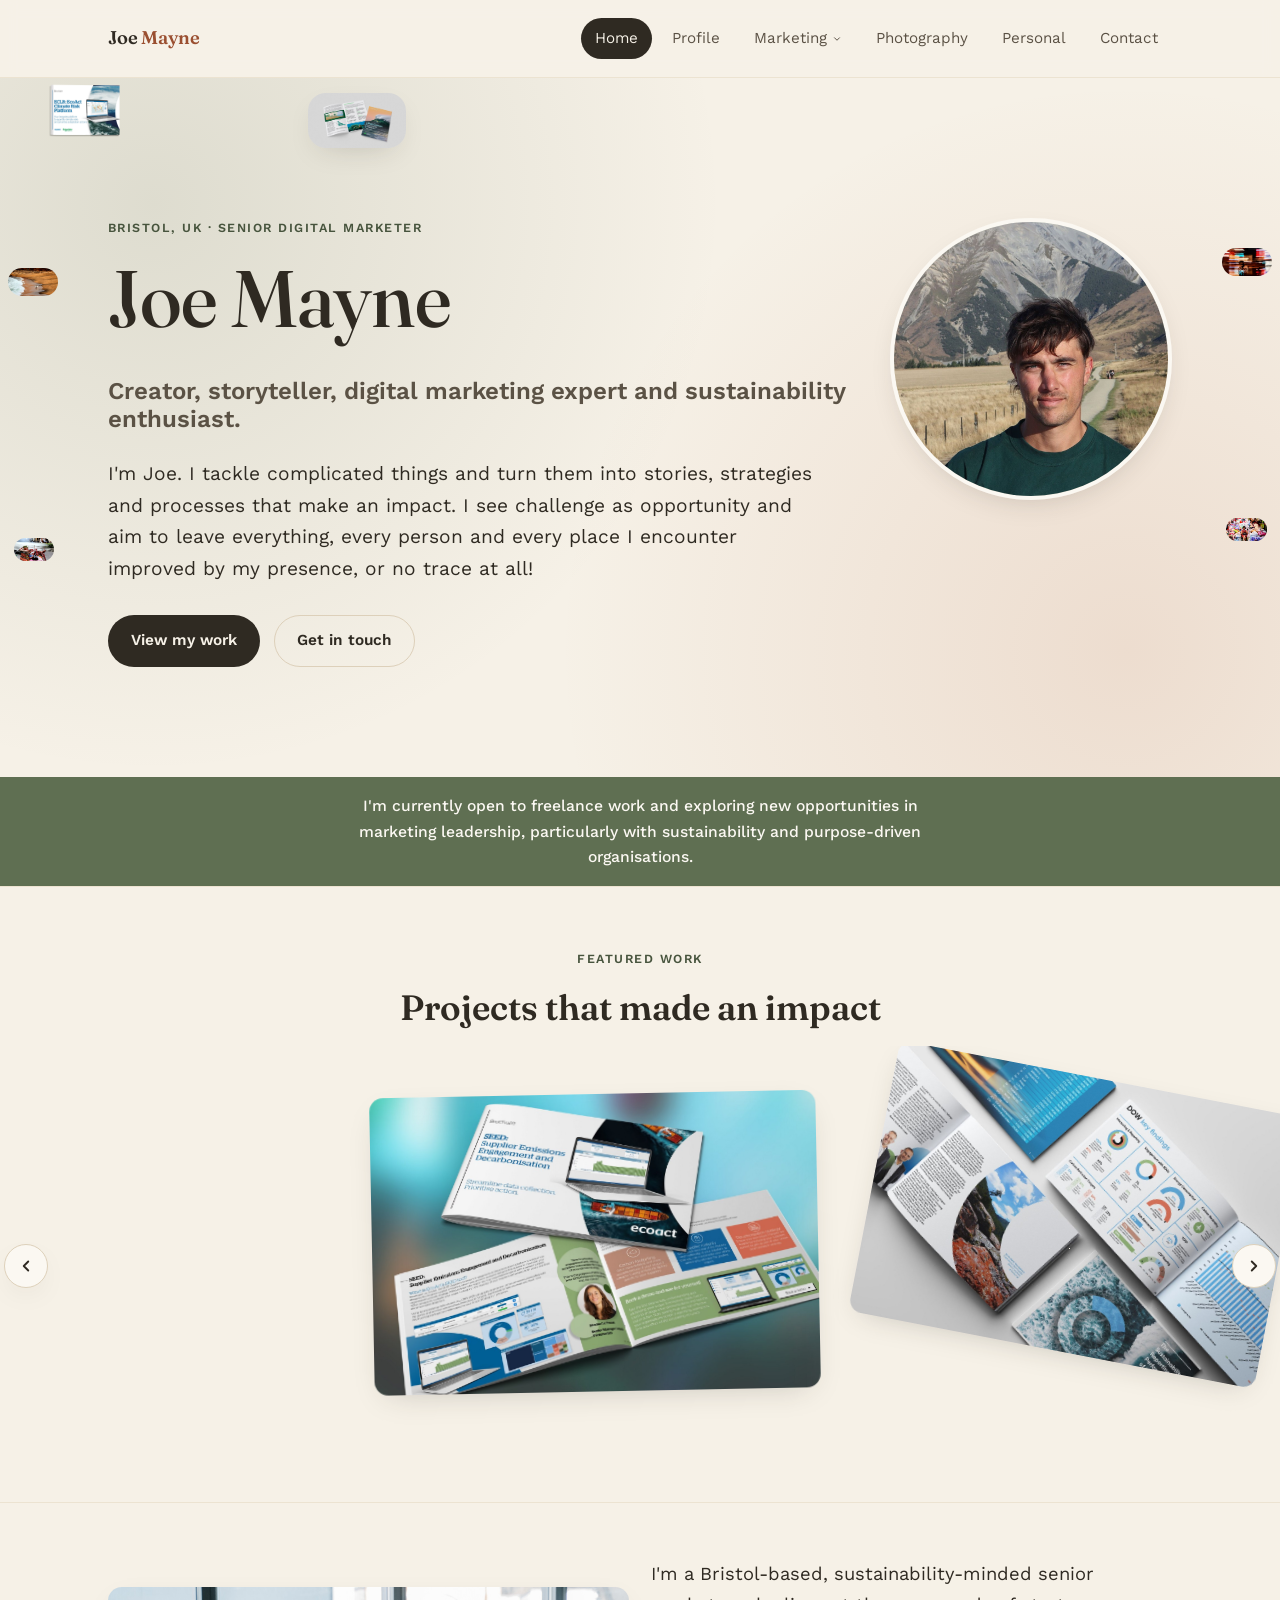
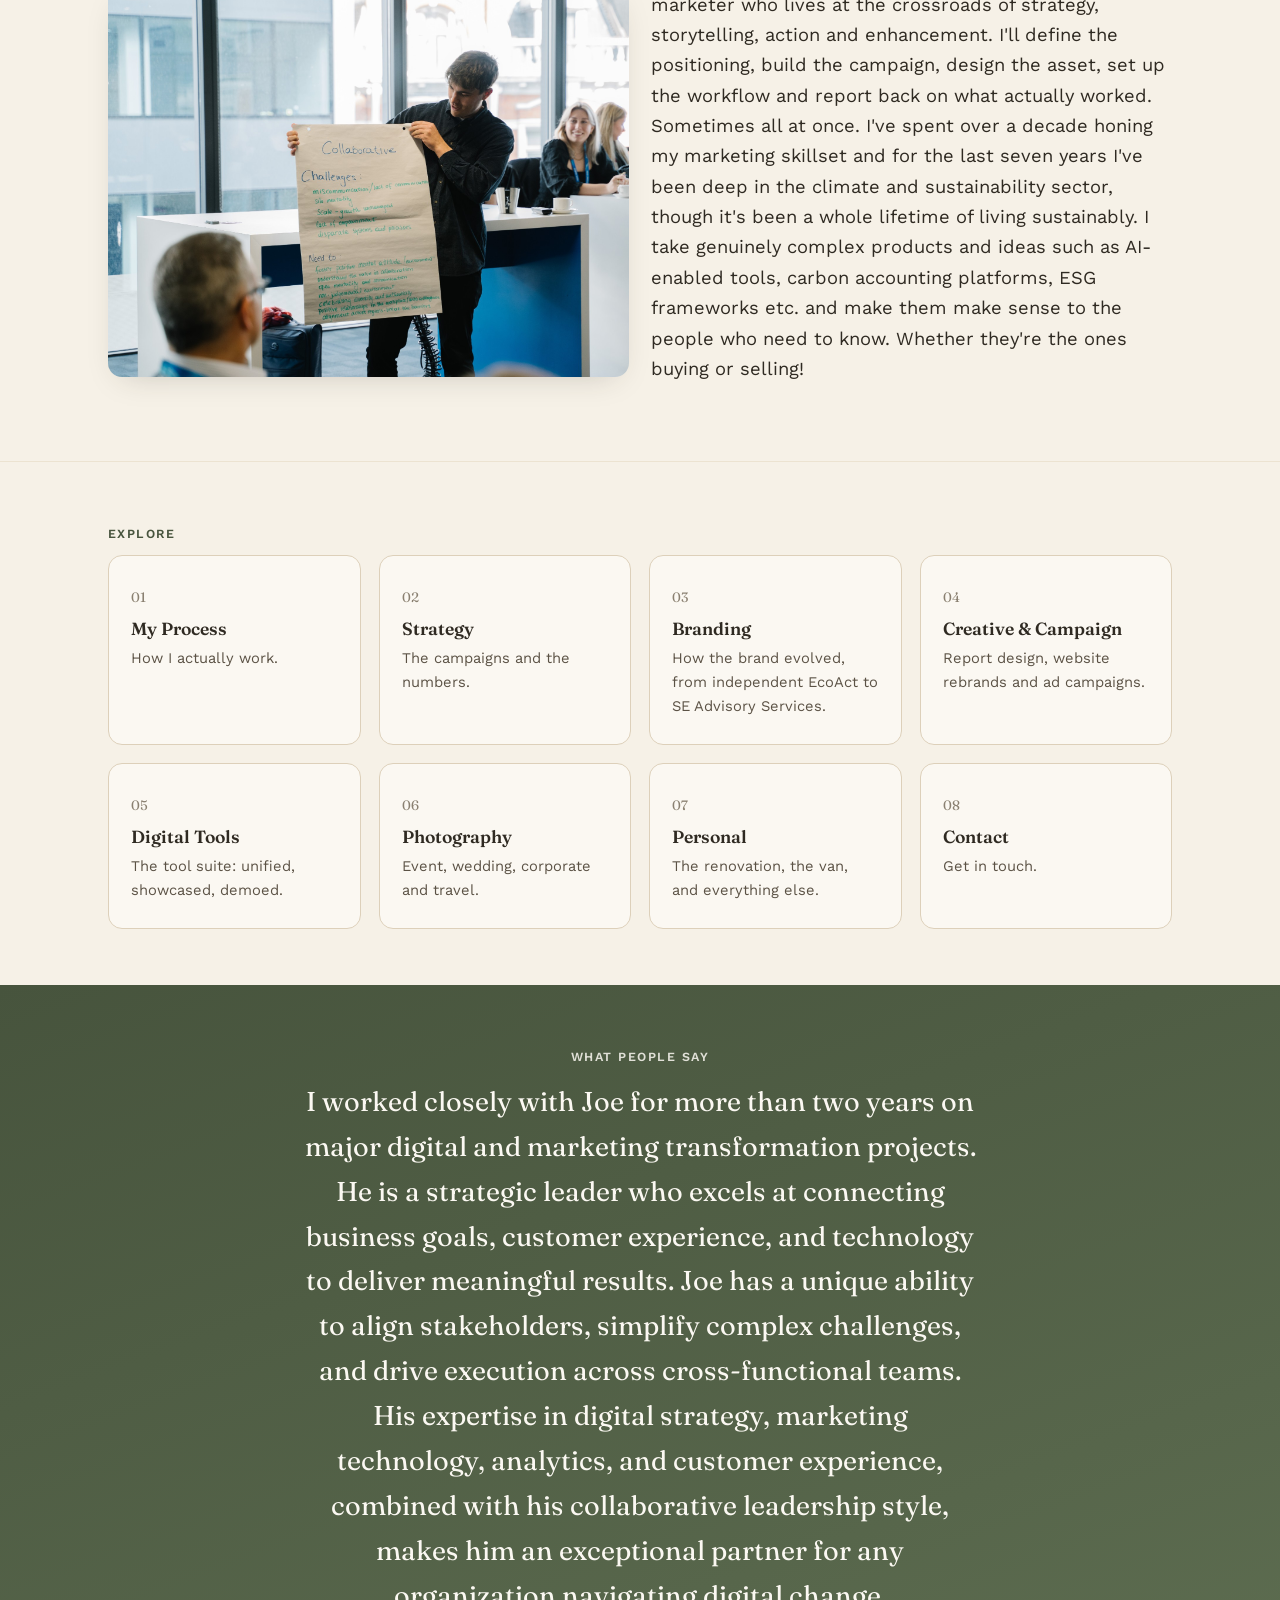
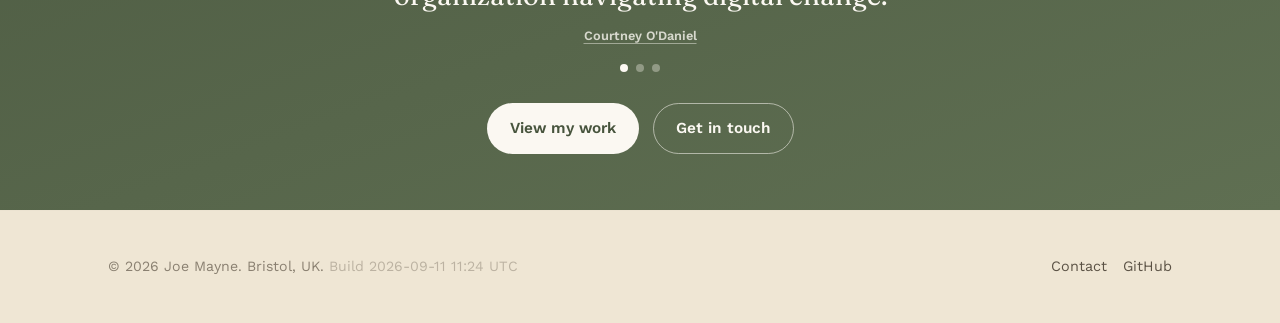
<file: index.html>
<!doctype html>
<html lang="en">
<head>
<meta charset="UTF-8">
<meta name="viewport" content="width=device-width, initial-scale=1.0">
<title>Joe Mayne. Creator, storyteller, digital marketing expert and sustainability enthusiast.</title>
<meta name="description" content="I'm Joe. I tackle complicated things and turn them into stories, strategies and processes that make an impact. I see challenge as opportunity and aim to leave everything, every person and every place I encounter improved by my presence, or no trace at all! I'm a Bristol-based, sustainability-minded senior marketer who lives at the crossroads of strategy, storytelling, action and enhancement. I'll define the positioning, build the campaign, design the asset, set up the workflow and report back on what actually worked. Sometimes all at once. I've spent over a decade honing my marketing skillset and for the last seven years I've been deep in the climate and sustainability sector, though it's been a whole lifetime of living sustainably. I take genuinely complex products and ideas such as AI-enabled tools, carbon accounting platforms, ESG frameworks etc. and make them make sense to the people who need to know. Whether they're the ones buying or selling!">
<link rel="preconnect" href="https://fonts.googleapis.com">
<link rel="preconnect" href="https://fonts.gstatic.com" crossorigin>
<link href="https://fonts.googleapis.com/css2?family=Fraunces:opsz,wght@9..144,400;9..144,500;9..144,600&family=Work+Sans:wght@400;500;600;700&display=swap" rel="stylesheet">
<link rel="stylesheet" href="assets/css/styles.css">
</head>
<body>

<header class="site-header">
  <div class="nav">
    <a class="nav__brand" href="index.html">Joe <span>Mayne</span></a>
    <button class="nav__toggle" aria-expanded="false" aria-controls="nav-links">Menu</button>
    <ul class="nav__links" id="nav-links">
      <li><a href="index.html" aria-current="page">Home</a></li>
      <li><a href="process.html">Profile</a></li>
      <li class="nav__dropdown">
        <button type="button" class="nav__dropdown-toggle" aria-haspopup="true" aria-expanded="false">
          Marketing
          <svg class="nav__dropdown-caret" width="10" height="10" viewBox="0 0 24 24" fill="none" aria-hidden="true"><path d="M6 9l6 6 6-6" stroke="currentColor" stroke-width="2.4" stroke-linecap="round" stroke-linejoin="round"/></svg>
        </button>
        <ul class="nav__dropdown-menu">
          <li><a href="strategy.html">Strategy</a></li>
          <li><a href="branding.html">Branding</a></li>
          <li><a href="creative-campaign-work.html">Creative &amp; Campaign</a></li>
          <li><a href="digital-tools.html">Digital Tools</a></li>
        </ul>
      </li>
      <li><a href="photography.html">Photography</a></li>
      <li><a href="personal.html">Personal</a></li>
      <li><a href="contact.html">Contact</a></li>
    </ul>
  </div>
</header>

<main>

  <!-- Animated hero: word-by-word reveal on the name/tagline, plus a
       small cluster of floating work-sample tiles. See the CSS
       "animated hero" comment block for how this was built and why.
       To drop in real work: replace a .media-placeholder div (inside
       a .hero__image) with a real <img> the same way as anywhere else
       on the site (README "Adding photos"). To edit the words in the
       name/tagline: each word is its own <span class="word">, numbered
       in reading order via --wd so the whole line cascades in as one
       sequence — add/remove/edit the words, just keep --wd counting
       up in order across both the name and the tagline. -->
  <section class="hero hero--animated">
    <div class="hero__images" aria-hidden="true">
      <!-- Position/size are set precisely by layoutHeroTiles() in
           site.js, which measures the real .hero__content box via
           getBoundingClientRect() rather than approximating it with a
           calc(50vw...) formula. That vw-based approach matched a
           headless test cleanly but drifted slightly on a real
           desktop browser with a classic (non-overlay) scrollbar,
           since 100vw includes the scrollbar's own width while the
           actual container doesn't extend under it — enough to read
           as the gutter tiles crowding the text/headshot on some
           screens, as reported. Measuring the box directly removes
           that whole class of drift, on any browser or zoom level,
           and also gave headroom to widen the tile-to-text gap and
           stagger the two top-band tiles (previously both pinned to
           top:0, which read as a flat, mechanical line) — see
           layoutHeroTiles() for the actual numbers.
           Tiles are 16:9 (width:var(--size), height:auto via the
           aspect-ratio on .hero__image) rather than square, and scaled
           bigger — the top-band pair is now sized by height (that
           band's real constraint, ~135px tall) and converted to width,
           so a wide 16:9 tile uses that band far better than a square
           one could; the gutter tiles are still sized by width. Every
           tile keeps a minimum 50px clear of the text/title (site.js's
           TEXT_GAP), by construction — each size formula is capped at
           a fraction of whatever room is left *after* reserving that
           gap, not the full available space, so it can't be clamped
           past it even at the narrowest supported width. The inline
           top/left/--size below are only
           the pre-JS fallback (same shape, just approximate); every
           real browser overwrites them on load. The ECLR mockup is a transparent
           PNG (a pre-rendered laptop graphic with its own baked-in
           shadow), so unlike the others it's shown with
           object-fit:contain and no card frame of its own — cover + a
           white rounded box would both crop it and double up the
           shadow. -->
      <div class="hero__image" style="top:0px; left:calc(50vw - 612px); --size:140px; --delay:0; --tilt:-6deg;">
        <div class="hero__image-inner"><img src="assets/images/featured-work/eclr-brochure-mockup.webp" alt="Mockup of the ECLR: EcoAct Climate Risk Platform brochure" style="width:100%; height:100%; object-fit:contain; display:block;"></div>
      </div>
      <div class="hero__image" style="top:15px; left:calc(50vw - 332px); --size:115px; --delay:2; --tilt:8deg;">
        <div class="hero__image-inner"><img src="assets/images/featured-work/blue-carbon-mockup.jpg" alt="Mockup of the Blue Carbon: Unlocking the potential for net-zero factsheet" style="width:100%; height:100%; object-fit:cover; border-radius:18px; box-shadow:var(--shadow); display:block;"></div>
      </div>
      <div class="hero__image" style="top:190px; --size:clamp(50px, 41vw - 450px, 320px); left:calc(50vw - 532px - 50px - var(--size)); --delay:3; --tilt:7deg;">
        <div class="hero__image-inner"><img src="assets/images/photography/travel/travel-surfer-beach.jpg" alt="A surfer walking along a beach with a surfboard" style="width:100%; height:100%; object-fit:cover; border-radius:18px; box-shadow:var(--shadow); display:block;"></div>
      </div>
      <div class="hero__image" style="top:460px; --size:clamp(40px, 37vw - 405px, 260px); left:calc(50vw - 532px - 54px - var(--size)); --delay:5; --tilt:-9deg;">
        <div class="hero__image-inner"><img src="assets/images/photography/travel/travel-becak-street.jpg" alt="A cycle-rickshaw driver on a street, long exposure" style="width:100%; height:100%; object-fit:cover; border-radius:18px; box-shadow:var(--shadow); display:block;"></div>
      </div>
      <div class="hero__image" style="top:170px; --size:clamp(50px, 41vw - 450px, 320px); left:calc(50vw + 532px + 50px); --delay:1; --tilt:-4deg;">
        <div class="hero__image-inner"><img src="assets/images/photography/travel/travel-night-cyclist.jpg" alt="A cyclist with an umbrella at night, long exposure" style="width:100%; height:100%; object-fit:cover; border-radius:18px; box-shadow:var(--shadow); display:block;"></div>
      </div>
      <div class="hero__image" style="top:440px; --size:clamp(40px, 37vw - 405px, 260px); left:calc(50vw + 532px + 54px); --delay:4; --tilt:6deg;">
        <div class="hero__image-inner"><img src="assets/images/photography/travel/travel-vietnam-market-stall.jpg" alt="A market stall seller surrounded by plush toys" style="width:100%; height:100%; object-fit:cover; border-radius:18px; box-shadow:var(--shadow); display:block;"></div>
      </div>
    </div>
    <div class="container hero__content">
      <!-- Headshot: floated (not absolutely positioned like the
           background work tiles above), so it's genuinely part of the
           text flow — the text wraps around it at any width instead
           of ever rendering behind it, and it drops to a smaller,
           centred, non-floated block on narrow screens (see the CSS
           "animated hero" comments). Same idle-bob/tilt/parallax
           treatment as the work tiles. Already wired to
           assets/images/portrait.jpg — upload a file there (exact
           name) and it replaces this placeholder automatically. -->
      <div class="hero__image hero__headshot" style="--delay:4; --tilt:3deg;">
        <div class="hero__image-inner">
          <div class="hero__image-photo">
            <img src="assets/images/portrait.jpg" alt="Joe Mayne" onerror="this.parentElement.classList.add('is-empty'); this.parentElement.innerHTML='<span class=&quot;media-placeholder__label&quot;>Headshot</span>';">
          </div>
        </div>
      </div>
      <span class="eyebrow">Bristol, UK · Senior Digital Marketer</span>
      <h1 class="hero__name" aria-label="Joe Mayne">
        <span class="word-wrap"><span class="word" style="--wd:0;">Joe</span></span>
        <span class="word-wrap"><span class="word" style="--wd:1;">Mayne</span></span>
      </h1>
      <h2 class="hero__tagline" aria-label="Creator, storyteller, digital marketing expert and sustainability enthusiast.">
        <span class="word-wrap"><span class="word" style="--wd:2;">Creator,</span></span>
        <span class="word-wrap"><span class="word" style="--wd:3;">storyteller,</span></span>
        <span class="word-wrap"><span class="word" style="--wd:4;">digital</span></span>
        <span class="word-wrap"><span class="word" style="--wd:5;">marketing</span></span>
        <span class="word-wrap"><span class="word" style="--wd:6;">expert</span></span>
        <span class="word-wrap"><span class="word" style="--wd:7;">and</span></span>
        <span class="word-wrap"><span class="word" style="--wd:8;">sustainability</span></span>
        <span class="word-wrap"><span class="word" style="--wd:9;">enthusiast.</span></span>
      </h2>
      <p class="lede">I'm Joe. I tackle complicated things and turn them into stories, strategies and processes that make an impact. I see challenge as opportunity and aim to leave everything, every person and every place I encounter improved by my presence, or no trace at all!</p>
      <div class="btn-row">
        <a class="btn btn--primary" href="strategy.html">View my work</a>
        <a class="btn btn--ghost" href="contact.html">Get in touch</a>
      </div>
    </div>
  </section>

  <!-- =========================================================
       FEATURED WORK — curved scroll carousel
       Recreates the visual mechanic Joe pointed at (large centred
       slide sitting upright/lowest, side slides progressively
       rotating and lifting away the further they scroll from
       centre, one shared caption pill tracking whichever slide is
       centred) — rebuilt from scratch in plain JS/CSS, not the
       reference's code, images or content. See the curved-carousel
       block in site.js for the scroll-driven transform math, and the
       "featured work (curved)" comment in styles.css for the layout.

       To use a real image: swap a slide's .media-placeholder div for
       <img src="assets/images/..." alt="...">, same as anywhere else
       (README "Adding photos"). For an autoplaying video instead:
         <video autoplay muted loop playsinline
                src="assets/video/your-file.mp4"></video>
       (must be muted for browsers to autoplay it without a click).

       Each slide's data-label feeds the caption pill; data-href
       feeds the pill's link. Both are placeholders — set them to the
       real project name/URL once that work exists.
       ========================================================= -->
  <!-- Thin statement banner — Joe's own line, moved out of the quote
       carousel below (that's now testimonials only) and given its
       own small, flat, solid-moss strip so it still gets seen but
       reads as a different kind of thing: his own words, not someone
       else's endorsement. -->
  <section class="statement-banner">
    <div class="container">
      <p>I'm currently open to freelance work and exploring new opportunities in marketing leadership, particularly with sustainability and purpose-driven organisations.</p>
    </div>
  </section>

  <section class="tight featured-work">
    <div class="container" style="text-align:center;">
      <span class="eyebrow">Featured Work</span>
      <h2>Projects that made an impact</h2>
    </div>
    <div class="curve-carousel-block">
      <div class="curve-carousel-wrap">
        <button type="button" class="curve-carousel__arrow curve-carousel__arrow--prev" aria-label="Previous project">
          <svg width="18" height="18" viewBox="0 0 24 24" fill="none" aria-hidden="true"><path d="M15 6l-6 6 6 6" stroke="currentColor" stroke-width="2.5" stroke-linecap="round" stroke-linejoin="round"/></svg>
        </button>
        <div class="curve-carousel">
          <div class="curve-carousel__track">
            <div class="curve-carousel__slide" data-label="SEED brochure design" data-href="branding.html">
              <img src="assets/images/featured-work/seed-brochure-mockup.jpg" alt="Mockup of the SEED (Supplier Emissions Engagement and Decarbonisation) brochure, cover and laptop screen against a teal background" draggable="false">
            </div>
            <div class="curve-carousel__slide" data-label="Sustainability report pages" data-href="branding.html">
              <img src="assets/images/featured-work/srp-various-pages.jpg" alt="Inside spreads of the Sustainability Reporting Performance report, showing infographics and findings pages" draggable="false">
            </div>
            <div class="curve-carousel__slide" data-label="Business card design" data-href="branding.html">
              <img src="assets/images/featured-work/business-cards.jpg" alt="SE Advisory Services business card design, laid out flat" draggable="false">
            </div>
            <div class="curve-carousel__slide" data-label="Sustainability Reporting Performance suite" data-href="branding.html">
              <img src="assets/images/featured-work/all-srps-together.jpg" alt="The four regional Sustainability Reporting Performance report covers together: FTSE 100, CAC 40, IBEX 35 and DOW 30" draggable="false">
            </div>
            <div class="curve-carousel__slide curve-carousel__slide--plain" data-label="Resource library" data-href="branding.html">
              <img src="assets/images/featured-work/resources-mockup.png" alt="A set of SE Advisory Services resource covers: the Big eBook of Sustainability Reporting Frameworks, and factsheets on climate risk, biodiversity and CSRD" draggable="false">
            </div>
            <div class="curve-carousel__slide" data-label="Sales presentation" data-href="branding.html">
              <img src="assets/images/featured-work/presentation.jpg" alt="A sales enablement presentation slide" draggable="false">
            </div>
          </div>
        </div>
        <button type="button" class="curve-carousel__arrow curve-carousel__arrow--next" aria-label="Next project">
          <svg width="18" height="18" viewBox="0 0 24 24" fill="none" aria-hidden="true"><path d="M9 6l6 6-6 6" stroke="currentColor" stroke-width="2.5" stroke-linecap="round" stroke-linejoin="round"/></svg>
        </button>
      </div>
    </div>
  </section>

  <!-- =========================================================
       ABOUT (50/50 image + text)
       ========================================================= -->
  <section class="tight">
    <div class="container grid grid--2" style="align-items:center;">
      <img src="assets/images/branding/collaborative-brand-workshop.jpg" alt="A colleague presenting flip-chart notes on collaboration and challenges during a brand value workshop session" style="aspect-ratio:4/3; object-fit:cover; border-radius:var(--radius); box-shadow:var(--shadow); width:100%; display:block;">
      <div>
        <p class="lede">I'm a Bristol-based, sustainability-minded senior marketer who lives at the crossroads of strategy, storytelling, action and enhancement. I'll define the positioning, build the campaign, design the asset, set up the workflow and report back on what actually worked. Sometimes all at once. I've spent over a decade honing my marketing skillset and for the last seven years I've been deep in the climate and sustainability sector, though it's been a whole lifetime of living sustainably. I take genuinely complex products and ideas such as AI-enabled tools, carbon accounting platforms, ESG frameworks etc. and make them make sense to the people who need to know. Whether they're the ones buying or selling!</p>
      </div>
    </div>
  </section>

  <section class="tight">
    <div class="container">
      <span class="eyebrow">Explore</span>
      <div class="teasers">
        <a class="teaser-card" href="process.html">
          <span class="num">01</span>
          <h3>My Process</h3>
          <p>How I actually work.</p>
        </a>
        <a class="teaser-card" href="strategy.html">
          <span class="num">02</span>
          <h3>Strategy</h3>
          <p>The campaigns and the numbers.</p>
        </a>
        <a class="teaser-card" href="branding.html">
          <span class="num">03</span>
          <h3>Branding</h3>
          <p>How the brand evolved, from independent EcoAct to SE Advisory Services.</p>
        </a>
        <a class="teaser-card" href="creative-campaign-work.html">
          <span class="num">04</span>
          <h3>Creative &amp; Campaign</h3>
          <p>Report design, website rebrands and ad campaigns.</p>
        </a>
        <a class="teaser-card" href="digital-tools.html">
          <span class="num">05</span>
          <h3>Digital Tools</h3>
          <p>The tool suite: unified, showcased, demoed.</p>
        </a>
        <a class="teaser-card" href="photography.html">
          <span class="num">06</span>
          <h3>Photography</h3>
          <p>Event, wedding, corporate and travel.</p>
        </a>
        <a class="teaser-card" href="personal.html">
          <span class="num">07</span>
          <h3>Personal</h3>
          <p>The renovation, the van, and everything else.</p>
        </a>
        <a class="teaser-card" href="contact.html">
          <span class="num">08</span>
          <h3>Contact</h3>
          <p>Get in touch.</p>
        </a>
      </div>
    </div>
  </section>

  <!-- =========================================================
       QUOTE BAND — repeated at the bottom of every page, right
       before the footer, in the same distinct moss-deep treatment
       each time (see .quote-band in styles.css) so it reads as one
       consistent, recognisable closing section site-wide.
       ========================================================= -->
  <section class="tight quote-band">
    <div class="container container--narrow" style="text-align:center;">
      <span class="eyebrow">What people say</span>
      <!-- Auto-rotating quote carousel. Starts on the first quote,
           advances every 3s, pauses on hover/focus, and skips the
           auto-advance entirely for visitors with reduced-motion set.
           Add more quotes by copying a .quote-carousel__item block —
           no other changes needed, the dots and timer pick it up
           automatically. See assets/js/site.js for the logic. -->
      <div class="quote-carousel" id="quoteCarousel">
        <blockquote class="quote-carousel__item is-active">I worked closely with Joe for more than two years on major digital and marketing transformation projects. He is a strategic leader who excels at connecting business goals, customer experience, and technology to deliver meaningful results. Joe has a unique ability to align stakeholders, simplify complex challenges, and drive execution across cross-functional teams. His expertise in digital strategy, marketing technology, analytics, and customer experience, combined with his collaborative leadership style, makes him an exceptional partner for any organization navigating digital change.<cite><a href="https://www.linkedin.com/in/courtneyodaniel/" target="_blank" rel="noopener">Courtney O'Daniel</a></cite></blockquote>
        <blockquote class="quote-carousel__item">Joe is a rare find, both creatively gifted and analytical. While some marketers are happy to repeat the same playbook, Joe looks at the data and finds opportunities to truly improve performance. He is curious and will not settle for mediocre results. He is also digitally savvy and able to move quickly at the pace required in the AI era.<cite><a href="https://www.linkedin.com/in/sarahjgregg/" target="_blank" rel="noopener">Sarah Gregg</a></cite></blockquote>
        <blockquote class="quote-carousel__item">I've worked with Joe for more than six years across 4 different brands and can confidently say that he is a true all-in-one marketing specialist, combining expertise in strategy, marketing technology, digital campaigns, and creative design. His unique vision and marketing insights have been invaluable across a wide range of projects - no matter the industry, scope, or challenge, he brings fresh thinking and undeniable positive impact.<cite><a href="https://www.linkedin.com/in/larsonkai/" target="_blank" rel="noopener">Kai Larson</a></cite></blockquote>
      </div>
      <div class="quote-carousel__dots" id="quoteDots" aria-hidden="true"></div>
      <div class="btn-row" style="justify-content:center;">
        <a class="btn btn--primary" href="strategy.html">View my work</a>
        <a class="btn btn--ghost" href="contact.html">Get in touch</a>
      </div>
    </div>
  </section>

</main>

<footer class="site-footer">
  <div class="container">
    <small>© 2026 Joe Mayne. Bristol, UK. <span style="opacity:.5;">Build 2026-09-11 11:24 UTC</span></small>
    <nav>
      <a href="contact.html">Contact</a>
      <a href="https://github.com/JCM1886" target="_blank" rel="noopener">GitHub</a>
    </nav>
  </div>
</footer>

<script src="assets/js/site.js"></script>
</body>
</html>
</file>
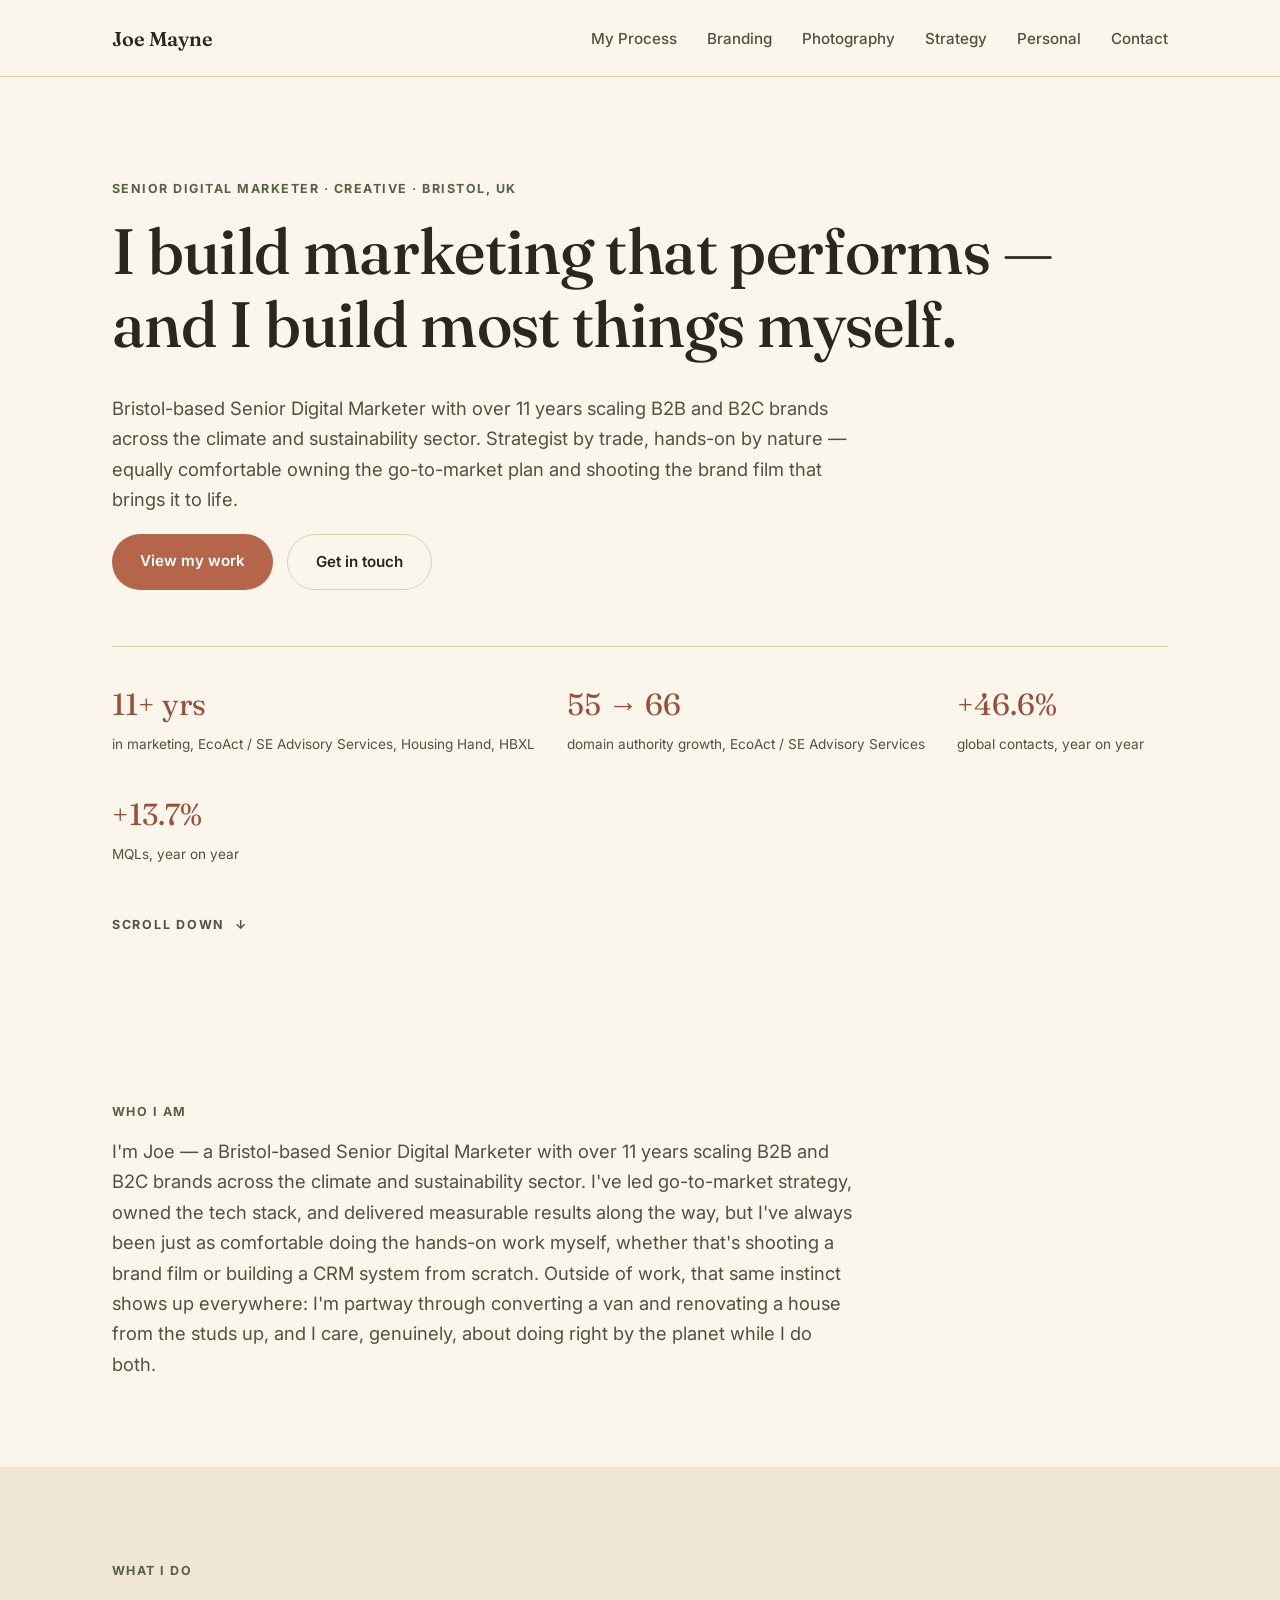
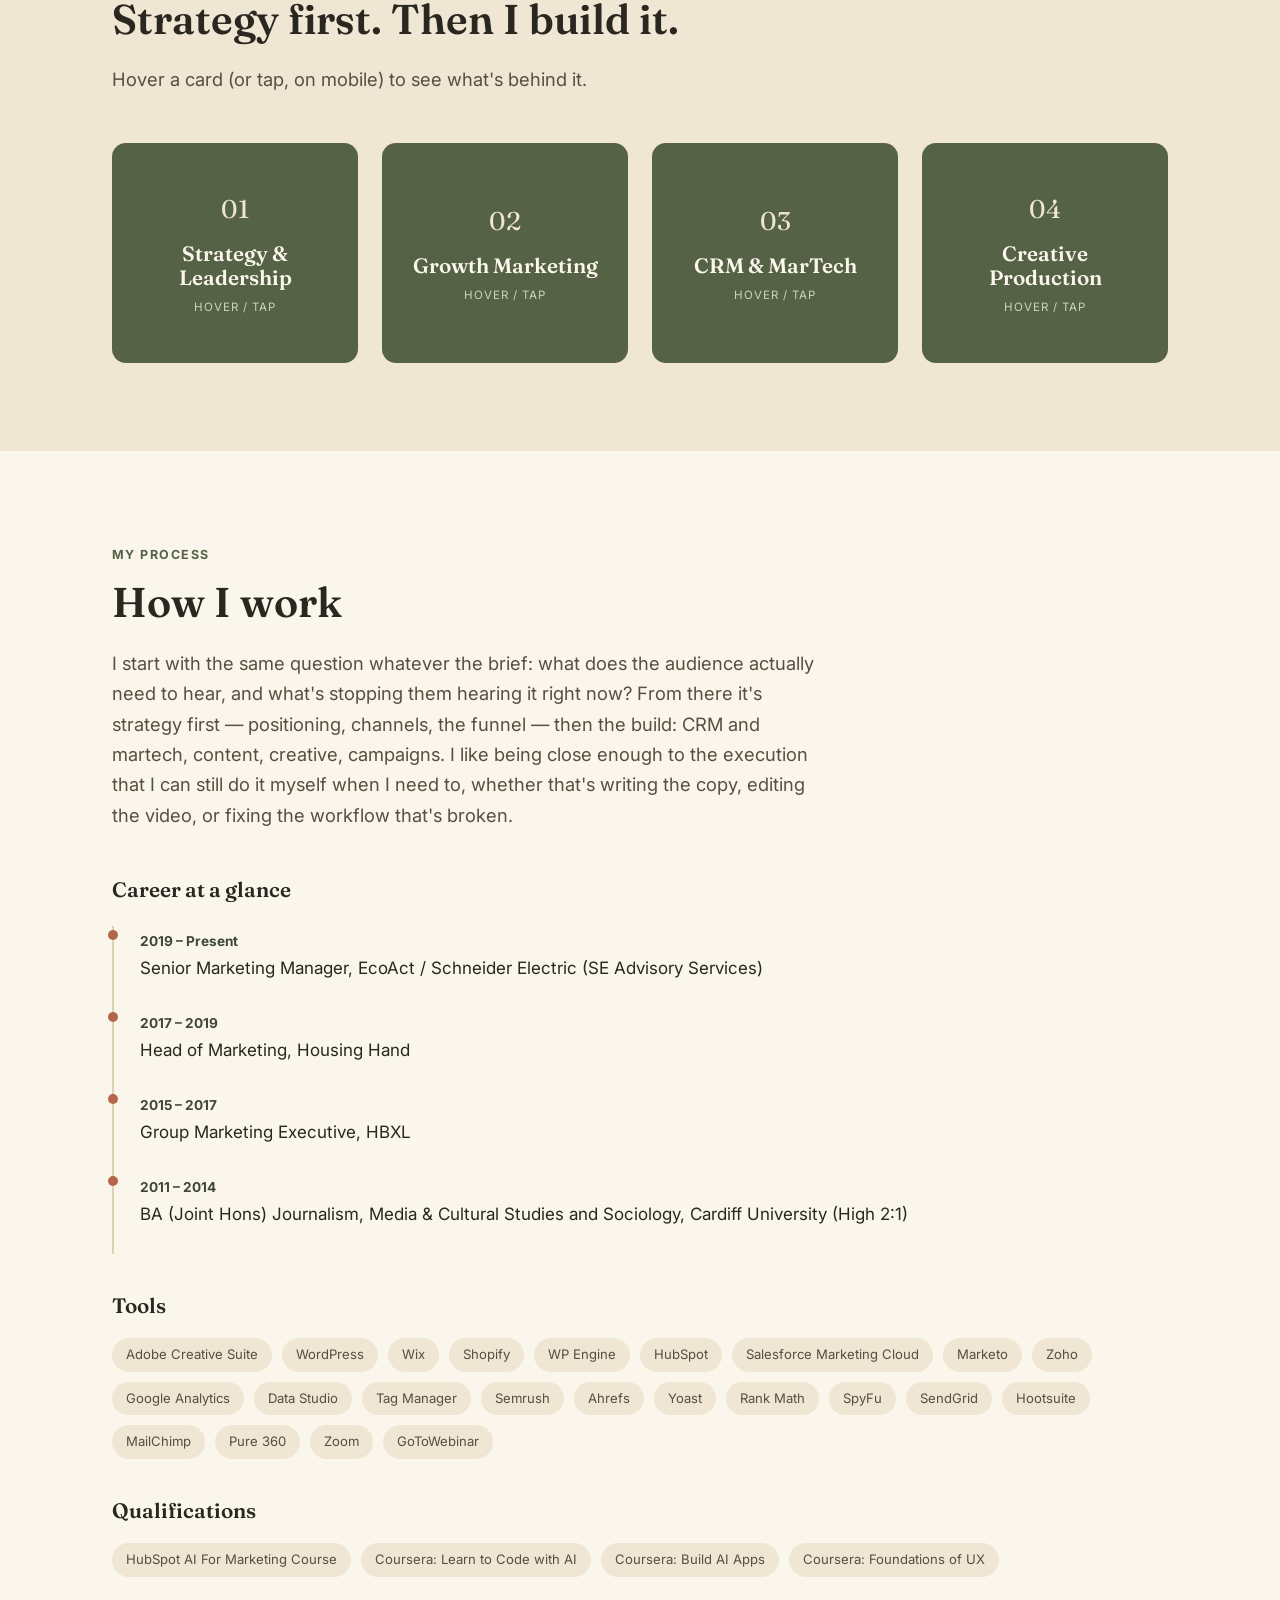
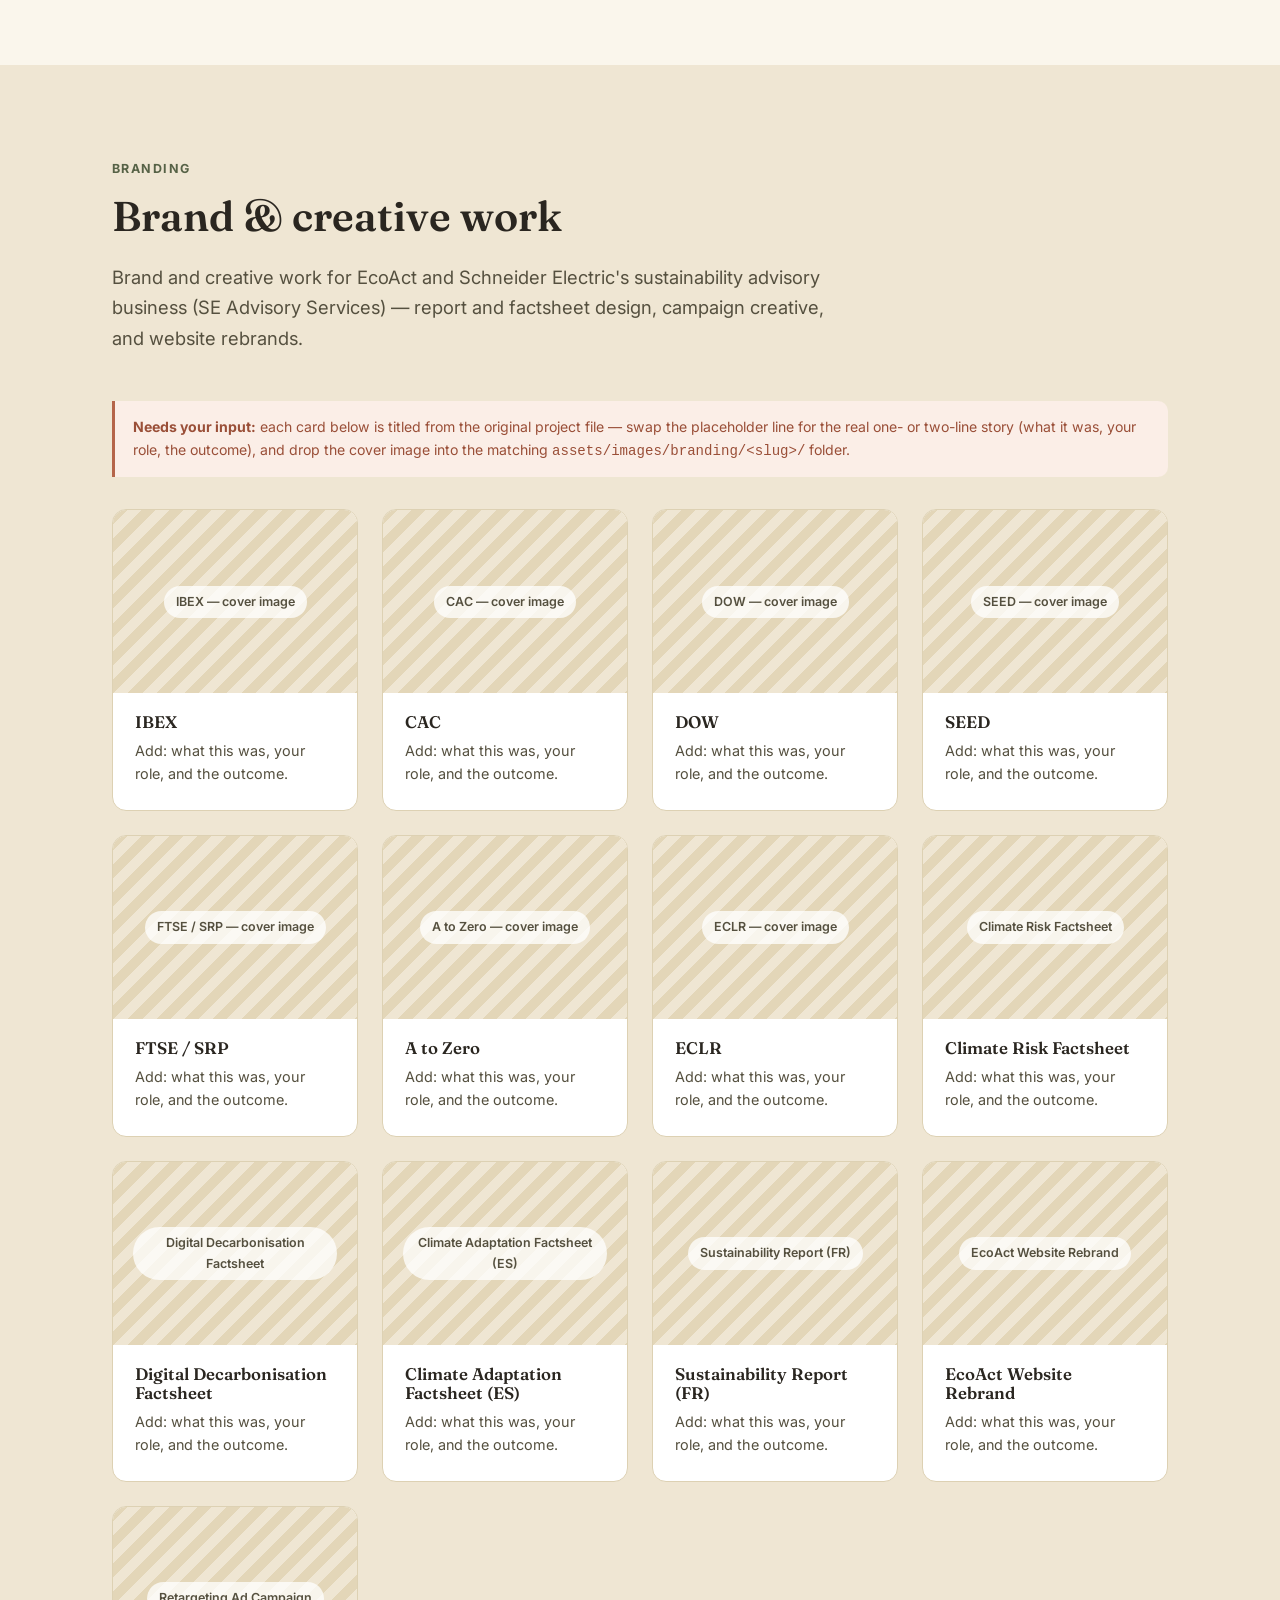
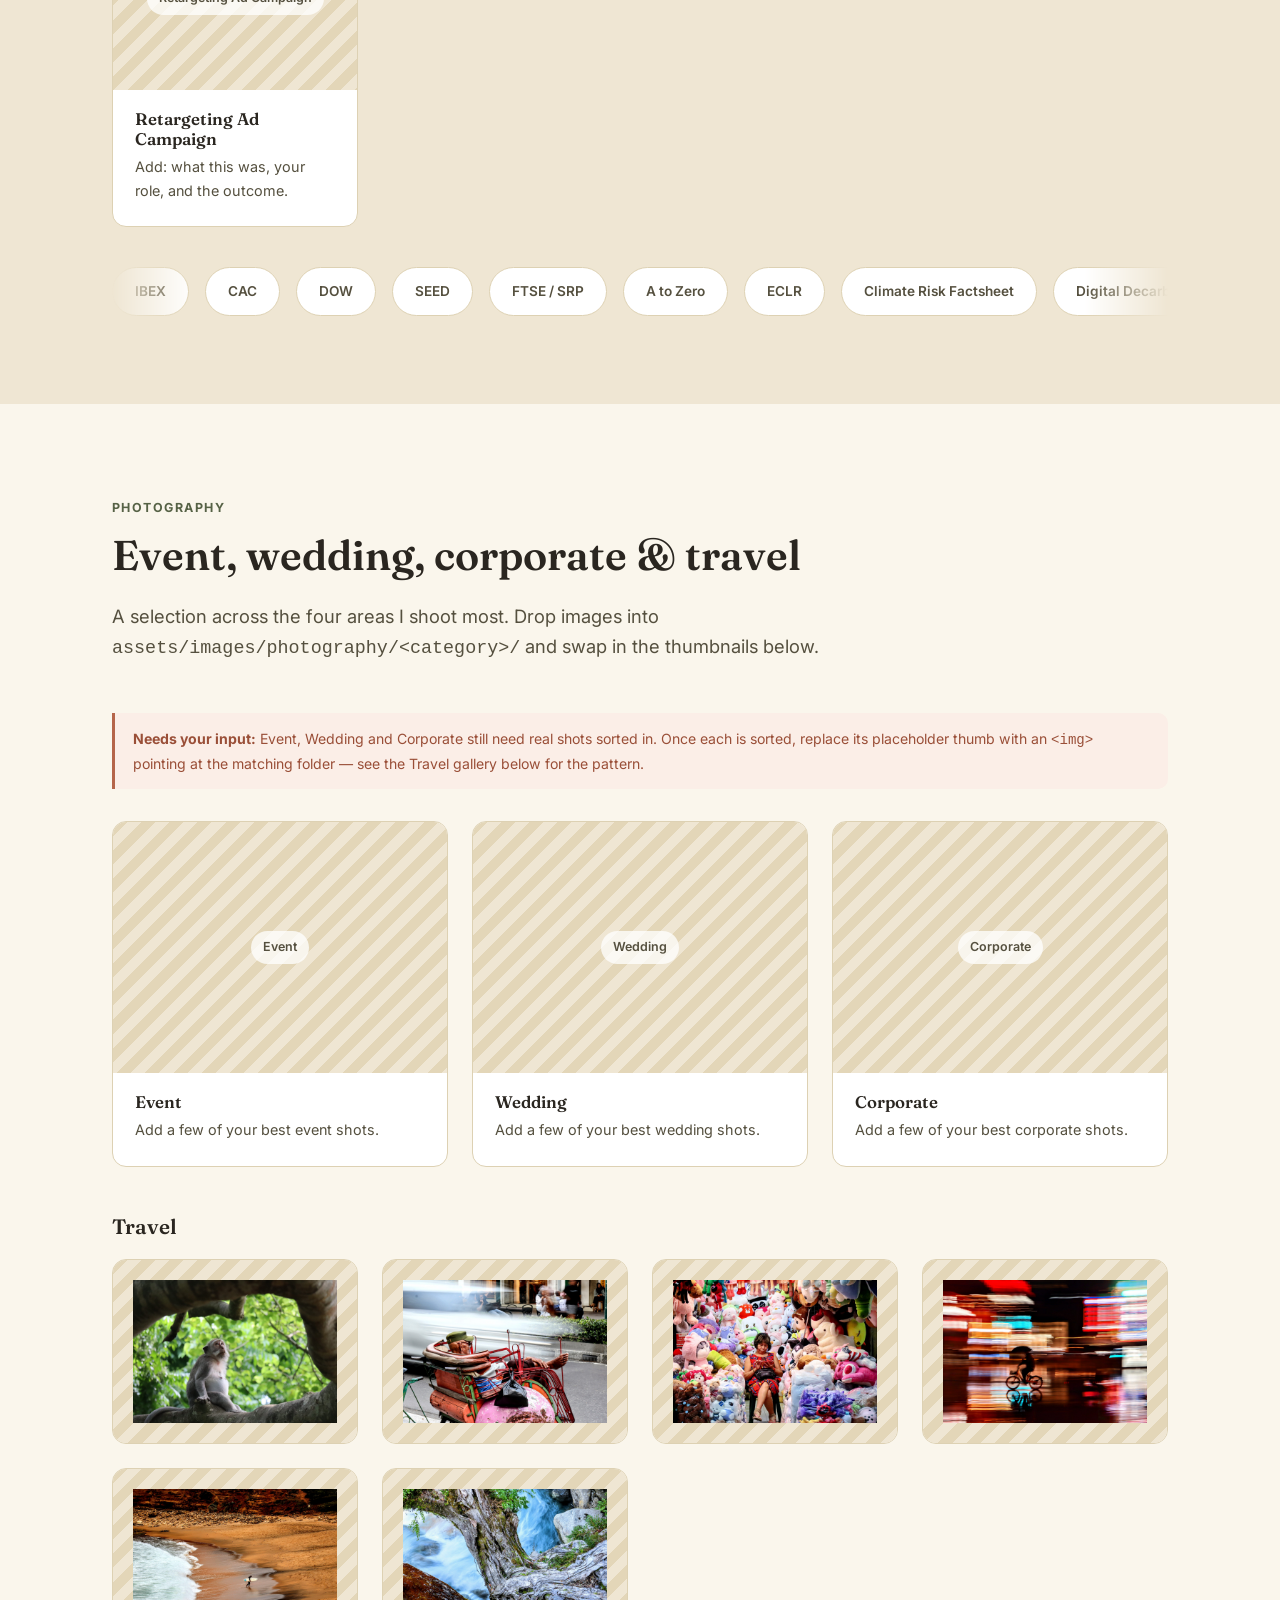
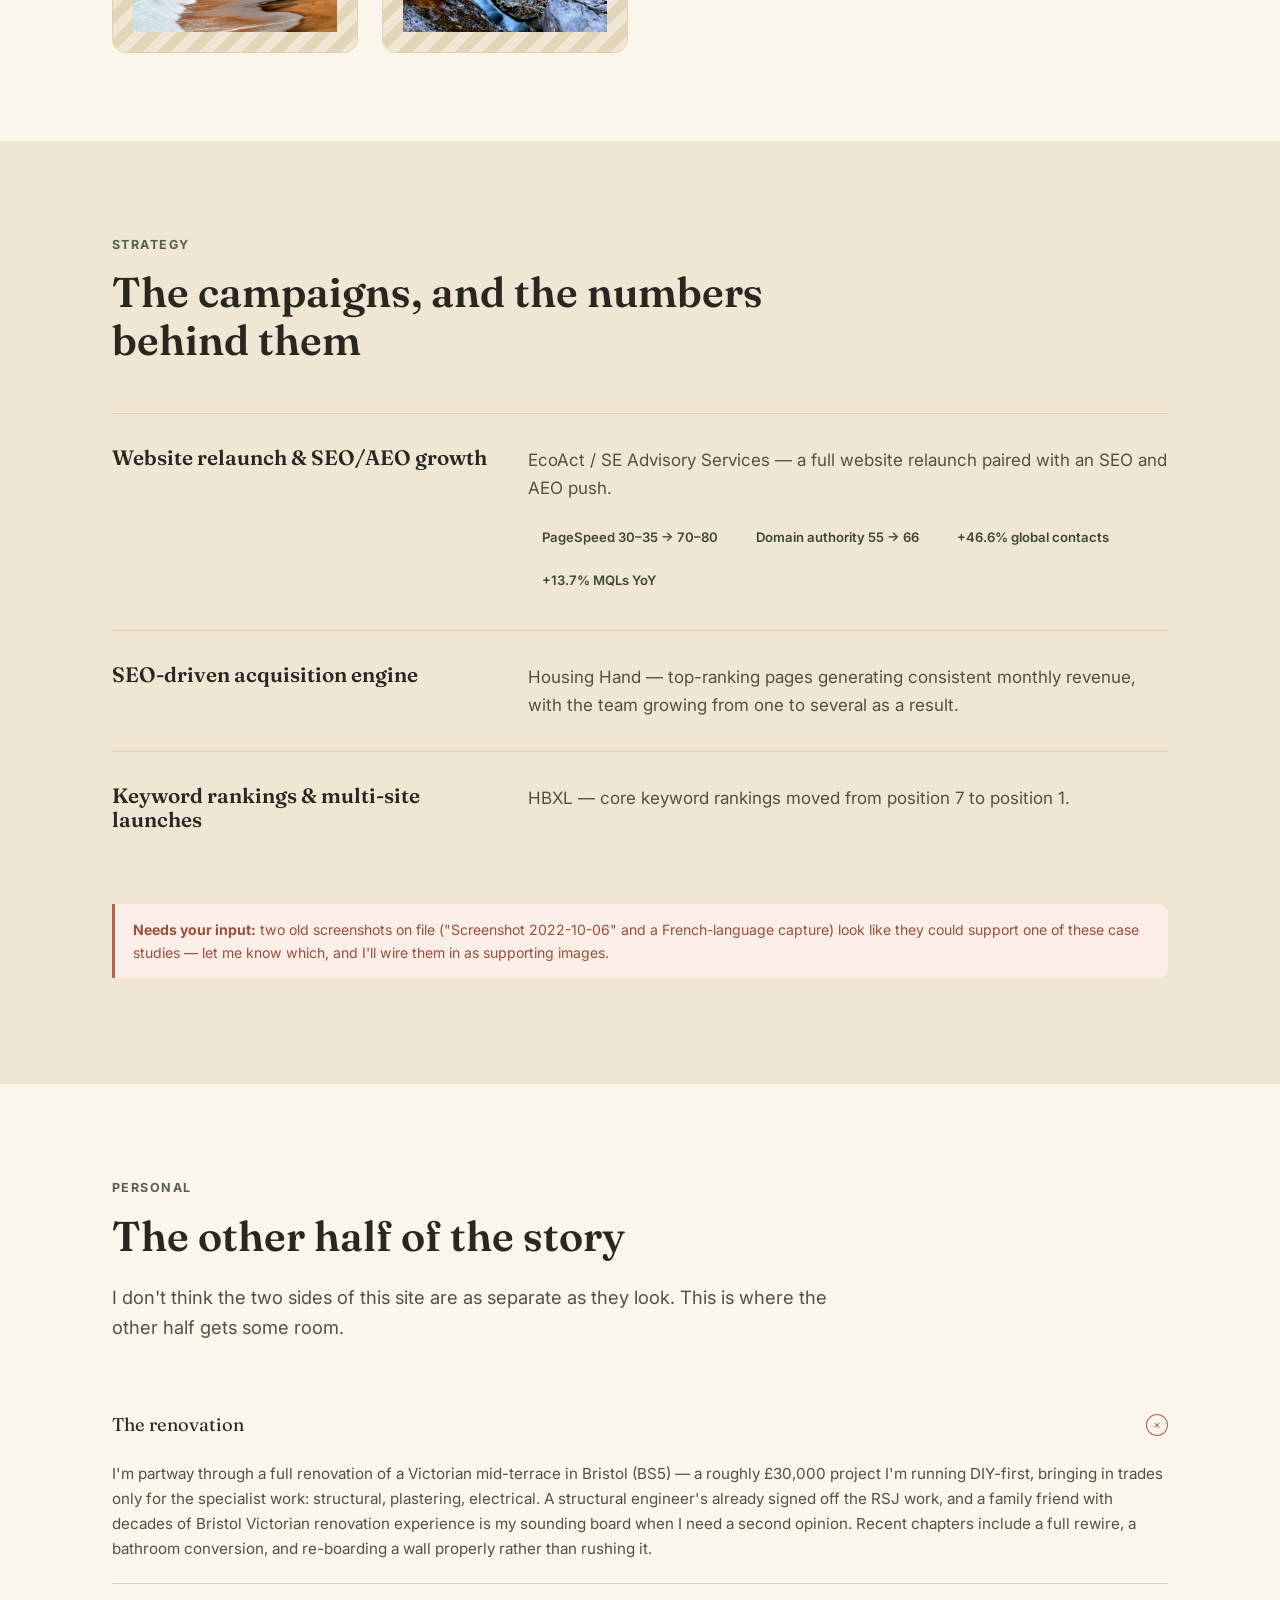
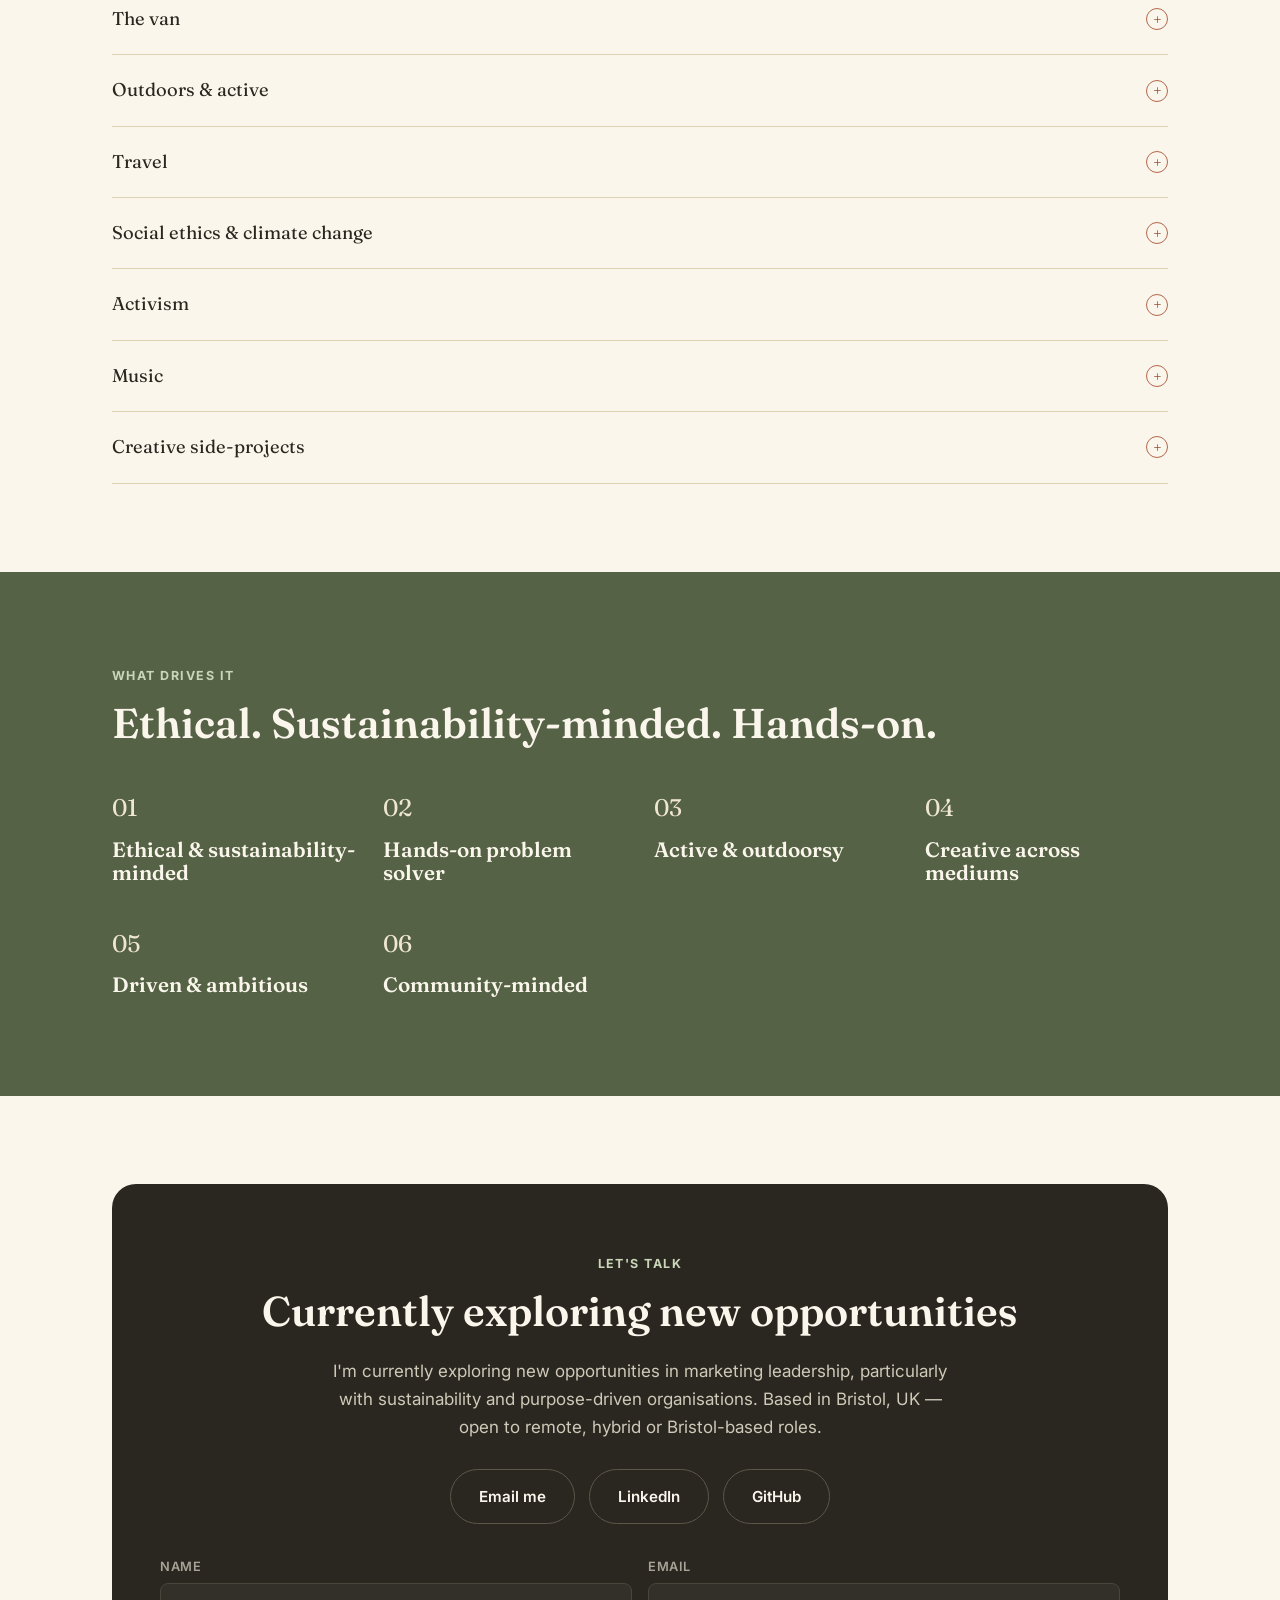
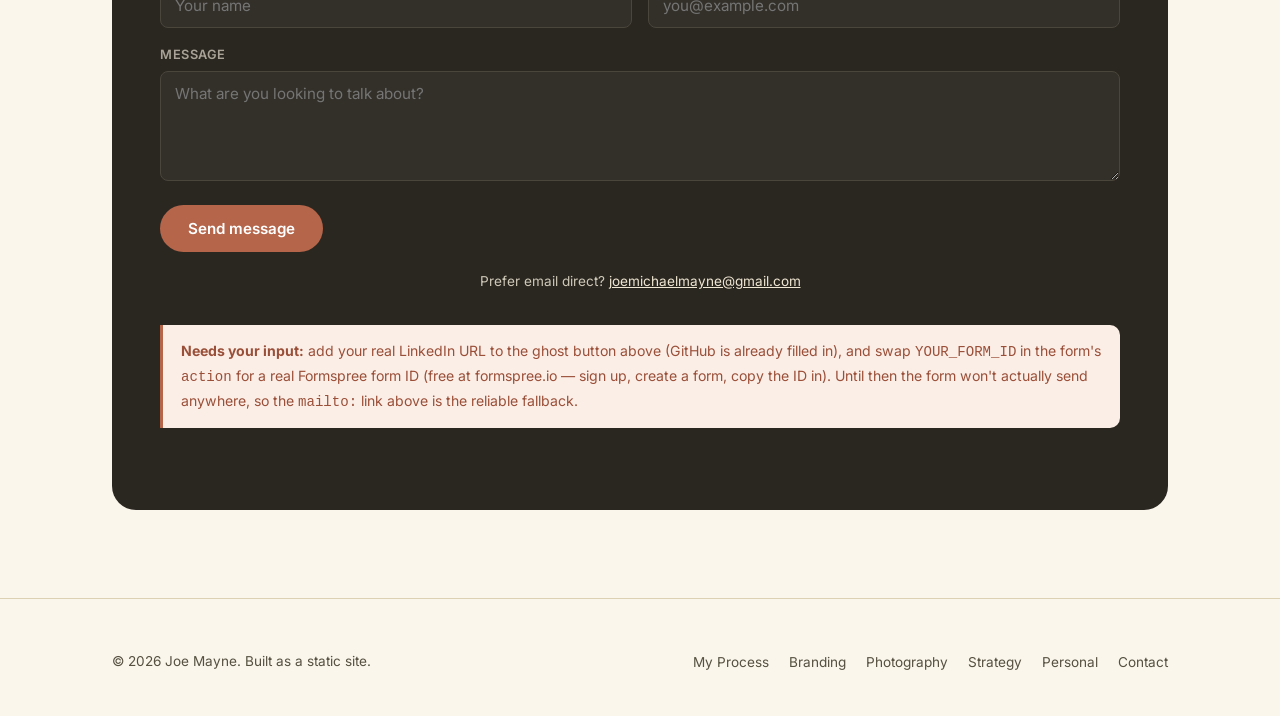
<file: docs/index.html>
<!DOCTYPE html>
<html lang="en">
<head>
<meta charset="UTF-8">
<meta name="viewport" content="width=device-width, initial-scale=1.0">
<title>Joe Mayne. <br> Creator, storyteller, digital marketing expert and sustainability enthusiast.</title>
<meta name="description" content="I'm Joe and I make things that work. That covers a lot , but it's the most succinct way of covering everything I do.
<br>I'm Joe. I tackle complicated things and turn them into stories, strategies and processes that make an impact.  I see challenge as opportunity and aim to leave everything, every person and every place I encounter improved by my presence, or no trace at all!
     <br>I'm a Bristol-based, sustainability-minded senior marketer who lives at the crossroads of strategy, storytelling, action and enhancement. I'll define the positioning, build the campaign, design the asset, set up the workflow and report back on what actually worked. Sometimes all at once.
     <br>I've spent over a decade honing my marketing skillset and for the last seven years I've been deep in the climate and sustainability sector, though it's been a whole lifetime of living sustainably.  I take genuinely complex products and ideas such as AI-enabled tools, carbon accounting platforms, ESG frameworks etc. and make them make sense to the people who need to know. Whether they're the ones buying or selling!">
<link rel="preconnect" href="https://fonts.googleapis.com">
<link rel="preconnect" href="https://fonts.gstatic.com" crossorigin>
<link href="https://fonts.googleapis.com/css2?family=Fraunces:wght@400;500;600&family=Inter:wght@400;500;600;700&display=swap" rel="stylesheet">
<link rel="stylesheet" href="assets/css/styles.css">
</head>
<body>

<!-- =========================================================
     HEADER / NAV
     Edit the nav-links list if you rename or reorder sections.
     ========================================================= -->
<header class="site-header">
  <div class="wrap">
    <a href="#top" class="logo">Joe Mayne</a>
    <nav>
      <ul class="nav-links" id="navLinks">
        <li><a href="#process">My Process</a></li>
        <li><a href="#branding">Branding</a></li>
        <li><a href="#photography">Photography</a></li>
        <li><a href="#strategy">Strategy</a></li>
        <li><a href="#personal">Personal</a></li>
        <li><a href="#contact">Contact</a></li>
      </ul>
    </nav>
    <button class="nav-toggle" id="navToggle" aria-label="Toggle menu">☰</button>
  </div>
</header>

<main id="top">

  <!-- =========================================================
       HERO
       Swap the headline, subheading or stat strip here.
       ========================================================= -->
  <section class="hero">
    <div class="wrap">
      <p class="eyebrow">Senior Digital Marketer · Creative · Bristol, UK</p>
      <h1>I build marketing that performs — and I build most things myself.</h1>
      <p class="lede">Bristol-based Senior Digital Marketer with over 11 years scaling B2B and B2C brands across the climate and sustainability sector. Strategist by trade, hands-on by nature — equally comfortable owning the go-to-market plan and shooting the brand film that brings it to life.</p>
      <div class="btn-row">
        <a href="#branding" class="btn btn-primary">View my work</a>
        <a href="#contact" class="btn btn-ghost">Get in touch</a>
      </div>

      <div class="hero-stats">
        <div class="hero-stat">
          <span class="num">11+ yrs</span>
          <span class="label">in marketing, EcoAct / SE Advisory Services, Housing Hand, HBXL</span>
        </div>
        <div class="hero-stat">
          <span class="num">55 → 66</span>
          <span class="label">domain authority growth, EcoAct / SE Advisory Services</span>
        </div>
        <div class="hero-stat">
          <span class="num">+46.6%</span>
          <span class="label">global contacts, year on year</span>
        </div>
        <div class="hero-stat">
          <span class="num">+13.7%</span>
          <span class="label">MQLs, year on year</span>
        </div>
      </div>

      <a href="#process" class="scroll-cue"><span>Scroll down</span><span class="arrow">↓</span></a>
    </div>
  </section>

  <!-- =========================================================
       INTRO / WHO I AM — professional + personal in one breath
       ========================================================= -->
  <section class="section">
    <div class="wrap">
      <p class="eyebrow">Who I am</p>
      <p class="lede">I'm Joe — a Bristol-based Senior Digital Marketer with over 11 years scaling B2B and B2C brands across the climate and sustainability sector. I've led go-to-market strategy, owned the tech stack, and delivered measurable results along the way, but I've always been just as comfortable doing the hands-on work myself, whether that's shooting a brand film or building a CRM system from scratch. Outside of work, that same instinct shows up everywhere: I'm partway through converting a van and renovating a house from the studs up, and I care, genuinely, about doing right by the planet while I do both.</p>
    </div>
  </section>

  <!-- =========================================================
       FLIP CARDS — what I actually do
       Hover flips each card (tap on touch devices, via main.js).
       Front = title only, back = the detail. Edit the text inside
       .flip-front / .flip-back for each card.
       ========================================================= -->
  <section class="section section-sand">
    <div class="wrap">
      <div class="section-head">
        <p class="eyebrow">What I do</p>
        <h2>Strategy first. Then I build it.</h2>
        <p class="lede">Hover a card (or tap, on mobile) to see what's behind it.</p>
      </div>
      <div class="grid grid-4">
        <div class="flip-card">
          <div class="flip-card-inner">
            <div class="flip-face flip-front"><span class="card-num">01</span><h3>Strategy &amp; Leadership</h3><span class="flip-hint">Hover / tap</span></div>
            <div class="flip-face flip-back"><p>Lead generation, brand positioning, team leadership, data-informed decision making.</p></div>
          </div>
        </div>
        <div class="flip-card">
          <div class="flip-card-inner">
            <div class="flip-face flip-front"><span class="card-num">02</span><h3>Growth Marketing</h3><span class="flip-hint">Hover / tap</span></div>
            <div class="flip-face flip-back"><p>SEO, SEM, AEO, PPC, Paid Social, ABM, campaign planning.</p></div>
          </div>
        </div>
        <div class="flip-card">
          <div class="flip-card-inner">
            <div class="flip-face flip-front"><span class="card-num">03</span><h3>CRM &amp; MarTech</h3><span class="flip-hint">Hover / tap</span></div>
            <div class="flip-face flip-back"><p>Salesforce Marketing Cloud (AMPscript, SQL, Data Extensions), HubSpot, Zoho, Marketo, automation, journey mapping.</p></div>
          </div>
        </div>
        <div class="flip-card">
          <div class="flip-card-inner">
            <div class="flip-face flip-front"><span class="card-num">04</span><h3>Creative Production</h3><span class="flip-hint">Hover / tap</span></div>
            <div class="flip-face flip-back"><p>Photography, videography, editing, animation, brand and design lead.</p></div>
          </div>
        </div>
      </div>
    </div>
  </section>

  <!-- =========================================================
       MY PROCESS
       ========================================================= -->
  <section class="section" id="process">
    <div class="wrap">
      <div class="section-head">
        <p class="eyebrow">My Process</p>
        <h2>How I work</h2>
        <p class="lede">I start with the same question whatever the brief: what does the audience actually need to hear, and what's stopping them hearing it right now? From there it's strategy first — positioning, channels, the funnel — then the build: CRM and martech, content, creative, campaigns. I like being close enough to the execution that I can still do it myself when I need to, whether that's writing the copy, editing the video, or fixing the workflow that's broken.</p>
      </div>

      <h3>Career at a glance</h3>
      <ul class="timeline">
        <li><span class="when">2019 – Present</span><br>Senior Marketing Manager, EcoAct / Schneider Electric (SE Advisory Services)</li>
        <li><span class="when">2017 – 2019</span><br>Head of Marketing, Housing Hand</li>
        <li><span class="when">2015 – 2017</span><br>Group Marketing Executive, HBXL</li>
        <li><span class="when">2011 – 2014</span><br>BA (Joint Hons) Journalism, Media &amp; Cultural Studies and Sociology, Cardiff University (High 2:1)</li>
      </ul>

      <h3 style="margin-top:40px;">Tools</h3>
      <div class="tag-row">
        <span class="tag">Adobe Creative Suite</span>
        <span class="tag">WordPress</span>
        <span class="tag">Wix</span>
        <span class="tag">Shopify</span>
        <span class="tag">WP Engine</span>
        <span class="tag">HubSpot</span>
        <span class="tag">Salesforce Marketing Cloud</span>
        <span class="tag">Marketo</span>
        <span class="tag">Zoho</span>
        <span class="tag">Google Analytics</span>
        <span class="tag">Data Studio</span>
        <span class="tag">Tag Manager</span>
        <span class="tag">Semrush</span>
        <span class="tag">Ahrefs</span>
        <span class="tag">Yoast</span>
        <span class="tag">Rank Math</span>
        <span class="tag">SpyFu</span>
        <span class="tag">SendGrid</span>
        <span class="tag">Hootsuite</span>
        <span class="tag">MailChimp</span>
        <span class="tag">Pure 360</span>
        <span class="tag">Zoom</span>
        <span class="tag">GoToWebinar</span>
      </div>

      <h3 style="margin-top:40px;">Qualifications</h3>
      <div class="tag-row">
        <span class="tag">HubSpot AI For Marketing Course</span>
        <span class="tag">Coursera: Learn to Code with AI</span>
        <span class="tag">Coursera: Build AI Apps</span>
        <span class="tag">Coursera: Foundations of UX</span>
      </div>
    </div>
  </section>

  <!-- =========================================================
       BRANDING
       Each work-card below is one project. To add real work:
       1. Drop the cover image into assets/images/branding/<slug>/
       2. Replace the .work-thumb placeholder div with
            <img src="assets/images/branding/<slug>/cover.jpg" alt="...">
       3. Replace the flagged paragraph with the real 1–2 line story.
       ========================================================= -->
  <section class="section section-sand" id="branding">
    <div class="wrap">
      <div class="section-head">
        <p class="eyebrow">Branding</p>
        <h2>Brand &amp; creative work</h2>
        <p class="lede">Brand and creative work for EcoAct and Schneider Electric's sustainability advisory business (SE Advisory Services) — report and factsheet design, campaign creative, and website rebrands.</p>
      </div>

      <div class="editor-flag">
        <strong>Needs your input:</strong> each card below is titled from the original project file — swap the placeholder line for the real one- or two-line story (what it was, your role, the outcome), and drop the cover image into the matching <code>assets/images/branding/&lt;slug&gt;/</code> folder.
      </div>

      <div class="grid grid-3" style="margin-top:32px;">
        <div class="work-card"><div class="work-thumb"><span>IBEX — cover image</span></div><div class="work-body"><h3>IBEX</h3><p>Add: what this was, your role, and the outcome.</p></div></div>
        <div class="work-card"><div class="work-thumb"><span>CAC — cover image</span></div><div class="work-body"><h3>CAC</h3><p>Add: what this was, your role, and the outcome.</p></div></div>
        <div class="work-card"><div class="work-thumb"><span>DOW — cover image</span></div><div class="work-body"><h3>DOW</h3><p>Add: what this was, your role, and the outcome.</p></div></div>
        <div class="work-card"><div class="work-thumb"><span>SEED — cover image</span></div><div class="work-body"><h3>SEED</h3><p>Add: what this was, your role, and the outcome.</p></div></div>
        <div class="work-card"><div class="work-thumb"><span>FTSE / SRP — cover image</span></div><div class="work-body"><h3>FTSE / SRP</h3><p>Add: what this was, your role, and the outcome.</p></div></div>
        <div class="work-card"><div class="work-thumb"><span>A to Zero — cover image</span></div><div class="work-body"><h3>A to Zero</h3><p>Add: what this was, your role, and the outcome.</p></div></div>
        <div class="work-card"><div class="work-thumb"><span>ECLR — cover image</span></div><div class="work-body"><h3>ECLR</h3><p>Add: what this was, your role, and the outcome.</p></div></div>
        <div class="work-card"><div class="work-thumb"><span>Climate Risk Factsheet</span></div><div class="work-body"><h3>Climate Risk Factsheet</h3><p>Add: what this was, your role, and the outcome.</p></div></div>
        <div class="work-card"><div class="work-thumb"><span>Digital Decarbonisation Factsheet</span></div><div class="work-body"><h3>Digital Decarbonisation Factsheet</h3><p>Add: what this was, your role, and the outcome.</p></div></div>
        <div class="work-card"><div class="work-thumb"><span>Climate Adaptation Factsheet (ES)</span></div><div class="work-body"><h3>Climate Adaptation Factsheet (ES)</h3><p>Add: what this was, your role, and the outcome.</p></div></div>
        <div class="work-card"><div class="work-thumb"><span>Sustainability Report (FR)</span></div><div class="work-body"><h3>Sustainability Report (FR)</h3><p>Add: what this was, your role, and the outcome.</p></div></div>
        <div class="work-card"><div class="work-thumb"><span>EcoAct Website Rebrand</span></div><div class="work-body"><h3>EcoAct Website Rebrand</h3><p>Add: what this was, your role, and the outcome.</p></div></div>
        <div class="work-card"><div class="work-thumb"><span>Retargeting Ad Campaign</span></div><div class="work-body"><h3>Retargeting Ad Campaign</h3><p>Add: what this was, your role, and the outcome.</p></div></div>
      </div>

      <!-- Auto-scrolling strip of every project name — a quick-glance
           list of everything worked on. Purely decorative; the grid
           above is the real content. Duplicate the chip list once if
           you add more projects, so the loop still tiles seamlessly. -->
      <div class="marquee" aria-hidden="true">
        <div class="marquee-track">
          <span class="marquee-chip">IBEX</span>
          <span class="marquee-chip">CAC</span>
          <span class="marquee-chip">DOW</span>
          <span class="marquee-chip">SEED</span>
          <span class="marquee-chip">FTSE / SRP</span>
          <span class="marquee-chip">A to Zero</span>
          <span class="marquee-chip">ECLR</span>
          <span class="marquee-chip">Climate Risk Factsheet</span>
          <span class="marquee-chip">Digital Decarbonisation Factsheet</span>
          <span class="marquee-chip">Climate Adaptation Factsheet (ES)</span>
          <span class="marquee-chip">Sustainability Report (FR)</span>
          <span class="marquee-chip">EcoAct Website Rebrand</span>
          <span class="marquee-chip">Retargeting Ad Campaign</span>
          <!-- duplicate for a seamless loop -->
          <span class="marquee-chip">IBEX</span>
          <span class="marquee-chip">CAC</span>
          <span class="marquee-chip">DOW</span>
          <span class="marquee-chip">SEED</span>
          <span class="marquee-chip">FTSE / SRP</span>
          <span class="marquee-chip">A to Zero</span>
          <span class="marquee-chip">ECLR</span>
          <span class="marquee-chip">Climate Risk Factsheet</span>
          <span class="marquee-chip">Digital Decarbonisation Factsheet</span>
          <span class="marquee-chip">Climate Adaptation Factsheet (ES)</span>
          <span class="marquee-chip">Sustainability Report (FR)</span>
          <span class="marquee-chip">EcoAct Website Rebrand</span>
          <span class="marquee-chip">Retargeting Ad Campaign</span>
        </div>
      </div>
    </div>
  </section>

  <!-- =========================================================
       PHOTOGRAPHY
       Same pattern as Branding: swap thumbs for real images once
       you've sorted your shots into the four category folders.
       ========================================================= -->
  <section class="section" id="photography">
    <div class="wrap">
      <div class="section-head">
        <p class="eyebrow">Photography</p>
        <h2>Event, wedding, corporate &amp; travel</h2>
        <p class="lede">A selection across the four areas I shoot most. Drop images into <code>assets/images/photography/&lt;category&gt;/</code> and swap in the thumbnails below.</p>
      </div>
      <div class="editor-flag">
        <strong>Needs your input:</strong> Event, Wedding and Corporate still need real shots sorted in. Once each is sorted, replace its placeholder thumb with an <code>&lt;img&gt;</code> pointing at the matching folder — see the Travel gallery below for the pattern.
      </div>
      <div class="grid grid-3" style="margin-top:32px;">
        <div class="work-card"><div class="work-thumb"><span>Event</span></div><div class="work-body"><h3>Event</h3><p>Add a few of your best event shots.</p></div></div>
        <div class="work-card"><div class="work-thumb"><span>Wedding</span></div><div class="work-body"><h3>Wedding</h3><p>Add a few of your best wedding shots.</p></div></div>
        <div class="work-card"><div class="work-thumb"><span>Corporate</span></div><div class="work-body"><h3>Corporate</h3><p>Add a few of your best corporate shots.</p></div></div>
      </div>

      <h3 style="margin-top:48px;">Travel</h3>
      <div class="grid grid-3" style="margin-top:20px;">
        <div class="work-card"><div class="work-thumb"><img src="assets/images/photography/travel/travel-bali-macaque.jpg" alt="A macaque sitting in a tree"></div></div>
        <div class="work-card"><div class="work-thumb"><img src="assets/images/photography/travel/travel-becak-street.jpg" alt="A cycle-rickshaw driver on a street, long exposure"></div></div>
        <div class="work-card"><div class="work-thumb"><img src="assets/images/photography/travel/travel-vietnam-market-stall.jpg" alt="A market stall seller surrounded by plush toys"></div></div>
        <div class="work-card"><div class="work-thumb"><img src="assets/images/photography/travel/travel-night-cyclist.jpg" alt="A cyclist with an umbrella at night, long exposure"></div></div>
        <div class="work-card"><div class="work-thumb"><img src="assets/images/photography/travel/travel-surfer-beach.jpg" alt="A surfer walking along a beach with a surfboard"></div></div>
        <div class="work-card"><div class="work-thumb"><img src="assets/images/photography/travel/travel-river-tree-root.jpg" alt="A tree root over a fast-flowing blue river"></div></div>
      </div>
    </div>
  </section>

  <!-- =========================================================
       STRATEGY — real, verified case studies (from your CV)
       ========================================================= -->
  <section class="section section-sand" id="strategy">
    <div class="wrap">
      <div class="section-head">
        <p class="eyebrow">Strategy</p>
        <h2>The campaigns, and the numbers behind them</h2>
      </div>

      <div class="case-study">
        <h3>Website relaunch &amp; SEO/AEO growth</h3>
        <div>
          <p>EcoAct / SE Advisory Services — a full website relaunch paired with an SEO and AEO push.</p>
          <div class="metrics">
            <span class="metric">PageSpeed 30–35 → 70–80</span>
            <span class="metric">Domain authority 55 → 66</span>
            <span class="metric">+46.6% global contacts</span>
            <span class="metric">+13.7% MQLs YoY</span>
          </div>
        </div>
      </div>
      <div class="case-study">
        <h3>SEO-driven acquisition engine</h3>
        <div>
          <p>Housing Hand — top-ranking pages generating consistent monthly revenue, with the team growing from one to several as a result.</p>
        </div>
      </div>
      <div class="case-study">
        <h3>Keyword rankings &amp; multi-site launches</h3>
        <div>
          <p>HBXL — core keyword rankings moved from position 7 to position 1.</p>
        </div>
      </div>

      <div class="editor-flag" style="margin-top:32px;">
        <strong>Needs your input:</strong> two old screenshots on file ("Screenshot 2022-10-06" and a French-language capture) look like they could support one of these case studies — let me know which, and I'll wire them in as supporting images.
      </div>
    </div>
  </section>

  <!-- =========================================================
       PERSONAL
       ========================================================= -->
  <section class="section" id="personal">
    <div class="wrap">
      <div class="section-head">
        <p class="eyebrow">Personal</p>
        <h2>The other half of the story</h2>
        <p class="lede">I don't think the two sides of this site are as separate as they look. This is where the other half gets some room.</p>
      </div>

      <!-- Accordion, modeled on 4change.marketing's Vision/Mission and
           sustainability-practice accordions. <details>/<summary> —
           no JS needed. The first item opens by default (has "open"). -->
      <div class="accordion">
        <details class="accordion-item" open>
          <summary><span>The renovation</span><span class="plus">+</span></summary>
          <div class="accordion-body">
            <p>I'm partway through a full renovation of a Victorian mid-terrace in Bristol (BS5) — a roughly £30,000 project I'm running DIY-first, bringing in trades only for the specialist work: structural, plastering, electrical. A structural engineer's already signed off the RSJ work, and a family friend with decades of Bristol Victorian renovation experience is my sounding board when I need a second opinion. Recent chapters include a full rewire, a bathroom conversion, and re-boarding a wall properly rather than rushing it.</p>
          </div>
        </details>
        <details class="accordion-item">
          <summary><span>The van</span><span class="plus">+</span></summary>
          <div class="accordion-body">
            <p>I'm converting a 2014 Renault Trafic into a proper basecamp for weekends away — surfing, camping, and finding quiet spots to park up around the UK.</p>
          </div>
        </details>
        <details class="accordion-item">
          <summary><span>Outdoors &amp; active</span><span class="plus">+</span></summary>
          <div class="accordion-body">
            <p>Surfing, yoga, and staying properly active rather than just gym-active.</p>
          </div>
        </details>
        <details class="accordion-item">
          <summary><span>Travel</span><span class="plus">+</span></summary>
          <div class="accordion-body">
            <p>I like travelling independently and sorting the logistics almost as much as the trip itself — most recently a trip to Spain.</p>
          </div>
        </details>
        <details class="accordion-item">
          <summary><span>Social ethics &amp; climate change</span><span class="plus">+</span></summary>
          <div class="accordion-body">
            <p>Sustainability isn't a professional pose for me — I was raised around it, and it's a big part of why I've built a career in this sector.</p>
          </div>
        </details>
        <details class="accordion-item">
          <summary><span>Activism</span><span class="plus">+</span></summary>
          <div class="accordion-body">
            <p>I volunteer with Migrateful, supporting migrants and refugees through community integration. Earlier in my career, I helped organise the hikes and community days that built culture at EcoAct while it was still an independent scale-up — the same instinct, really, just in a work context.</p>
          </div>
        </details>
        <details class="accordion-item">
          <summary><span>Music</span><span class="plus">+</span></summary>
          <div class="accordion-body">
            <div class="editor-flag">
              <strong>Needs your input:</strong> you mentioned music as one of the things you want here — I don't have any detail on this one yet (do you play, DJ, collect, go to a lot of gigs/festivals?). Tell me a bit and I'll draft a paragraph.
            </div>
          </div>
        </details>
        <details class="accordion-item">
          <summary><span>Creative side-projects</span><span class="plus">+</span></summary>
          <div class="accordion-body">
            <p>After Effects and motion graphics were a personal interest of mine long before they became part of my job, and I still enjoy building templates, lower thirds and stings just for the fun of it. I follow football closely too.</p>
          </div>
        </details>
      </div>
    </div>
  </section>

  <!-- =========================================================
       VALUES BAND — who I am, in short
       ========================================================= -->
  <section class="section section-moss">
    <div class="wrap">
      <p class="eyebrow">What drives it</p>
      <h2>Ethical. Sustainability-minded. Hands-on.</h2>
      <div class="values-grid">
        <div class="value-item"><span class="mark">01</span><h3>Ethical &amp; sustainability-minded</h3></div>
        <div class="value-item"><span class="mark">02</span><h3>Hands-on problem solver</h3></div>
        <div class="value-item"><span class="mark">03</span><h3>Active &amp; outdoorsy</h3></div>
        <div class="value-item"><span class="mark">04</span><h3>Creative across mediums</h3></div>
        <div class="value-item"><span class="mark">05</span><h3>Driven &amp; ambitious</h3></div>
        <div class="value-item"><span class="mark">06</span><h3>Community-minded</h3></div>
      </div>
    </div>
  </section>

  <!-- =========================================================
       CONTACT / CTA
       ========================================================= -->
  <section class="section" id="contact">
    <div class="wrap">
      <div class="cta">
        <p class="eyebrow" style="color:#c9d6b8;">Let's talk</p>
        <h2>Currently exploring new opportunities</h2>
        <p>I'm currently exploring new opportunities in marketing leadership, particularly with sustainability and purpose-driven organisations. Based in Bristol, UK — open to remote, hybrid or Bristol-based roles.</p>
        <div class="btn-row">
          <a href="mailto:joemichaelmayne@gmail.com" class="btn btn-ghost">Email me</a>
          <a href="#" class="btn btn-ghost">LinkedIn</a>
          <a href="https://github.com/JCM1886" class="btn btn-ghost" target="_blank" rel="noopener">GitHub</a>
        </div>

        <!-- Real contact form, modeled on 4change.marketing's field
             layout (name / email / message). Wired for Formspree,
             since this deploys on GitHub Pages (no backend of its
             own): sign up free at formspree.io, create a form, and
             swap YOUR_FORM_ID below for the real one. Until then the
             form won't actually send anywhere, so the mailto: link
             underneath is the reliable fallback. (Moved to Netlify
             later? Swap back to data-netlify="true" — see
             README.md "Making the contact form actually send".) -->
        <form class="contact-form" action="https://formspree.io/f/YOUR_FORM_ID" method="POST">
          <div class="form-row">
            <div>
              <label for="cf-name">Name</label>
              <input type="text" id="cf-name" name="name" placeholder="Your name" required>
            </div>
            <div>
              <label for="cf-email">Email</label>
              <input type="email" id="cf-email" name="email" placeholder="you@example.com" required>
            </div>
          </div>
          <label for="cf-message">Message</label>
          <textarea id="cf-message" name="message" placeholder="What are you looking to talk about?" required></textarea>
          <button type="submit" class="btn btn-primary">Send message</button>
        </form>
        <p class="contact-alt">Prefer email direct? <a href="mailto:joemichaelmayne@gmail.com">joemichaelmayne@gmail.com</a></p>

        <div class="editor-flag" style="text-align:left; margin-top:32px;">
          <strong>Needs your input:</strong> add your real LinkedIn URL to the ghost button above (GitHub is already filled in), and swap <code>YOUR_FORM_ID</code> in the form's <code>action</code> for a real Formspree form ID (free at formspree.io — sign up, create a form, copy the ID in). Until then the form won't actually send anywhere, so the <code>mailto:</code> link above is the reliable fallback.
        </div>
      </div>
    </div>
  </section>

</main>

<!-- =========================================================
     FOOTER
     ========================================================= -->
<footer class="site-footer">
  <div class="wrap">
    <p>© <span id="year"></span> Joe Mayne. Built as a static site.</p>
    <ul class="footer-links">
      <li><a href="#process">My Process</a></li>
      <li><a href="#branding">Branding</a></li>
      <li><a href="#photography">Photography</a></li>
      <li><a href="#strategy">Strategy</a></li>
      <li><a href="#personal">Personal</a></li>
      <li><a href="#contact">Contact</a></li>
    </ul>
  </div>
</footer>

<script src="assets/js/main.js"></script>
</body>
</html>
</file>
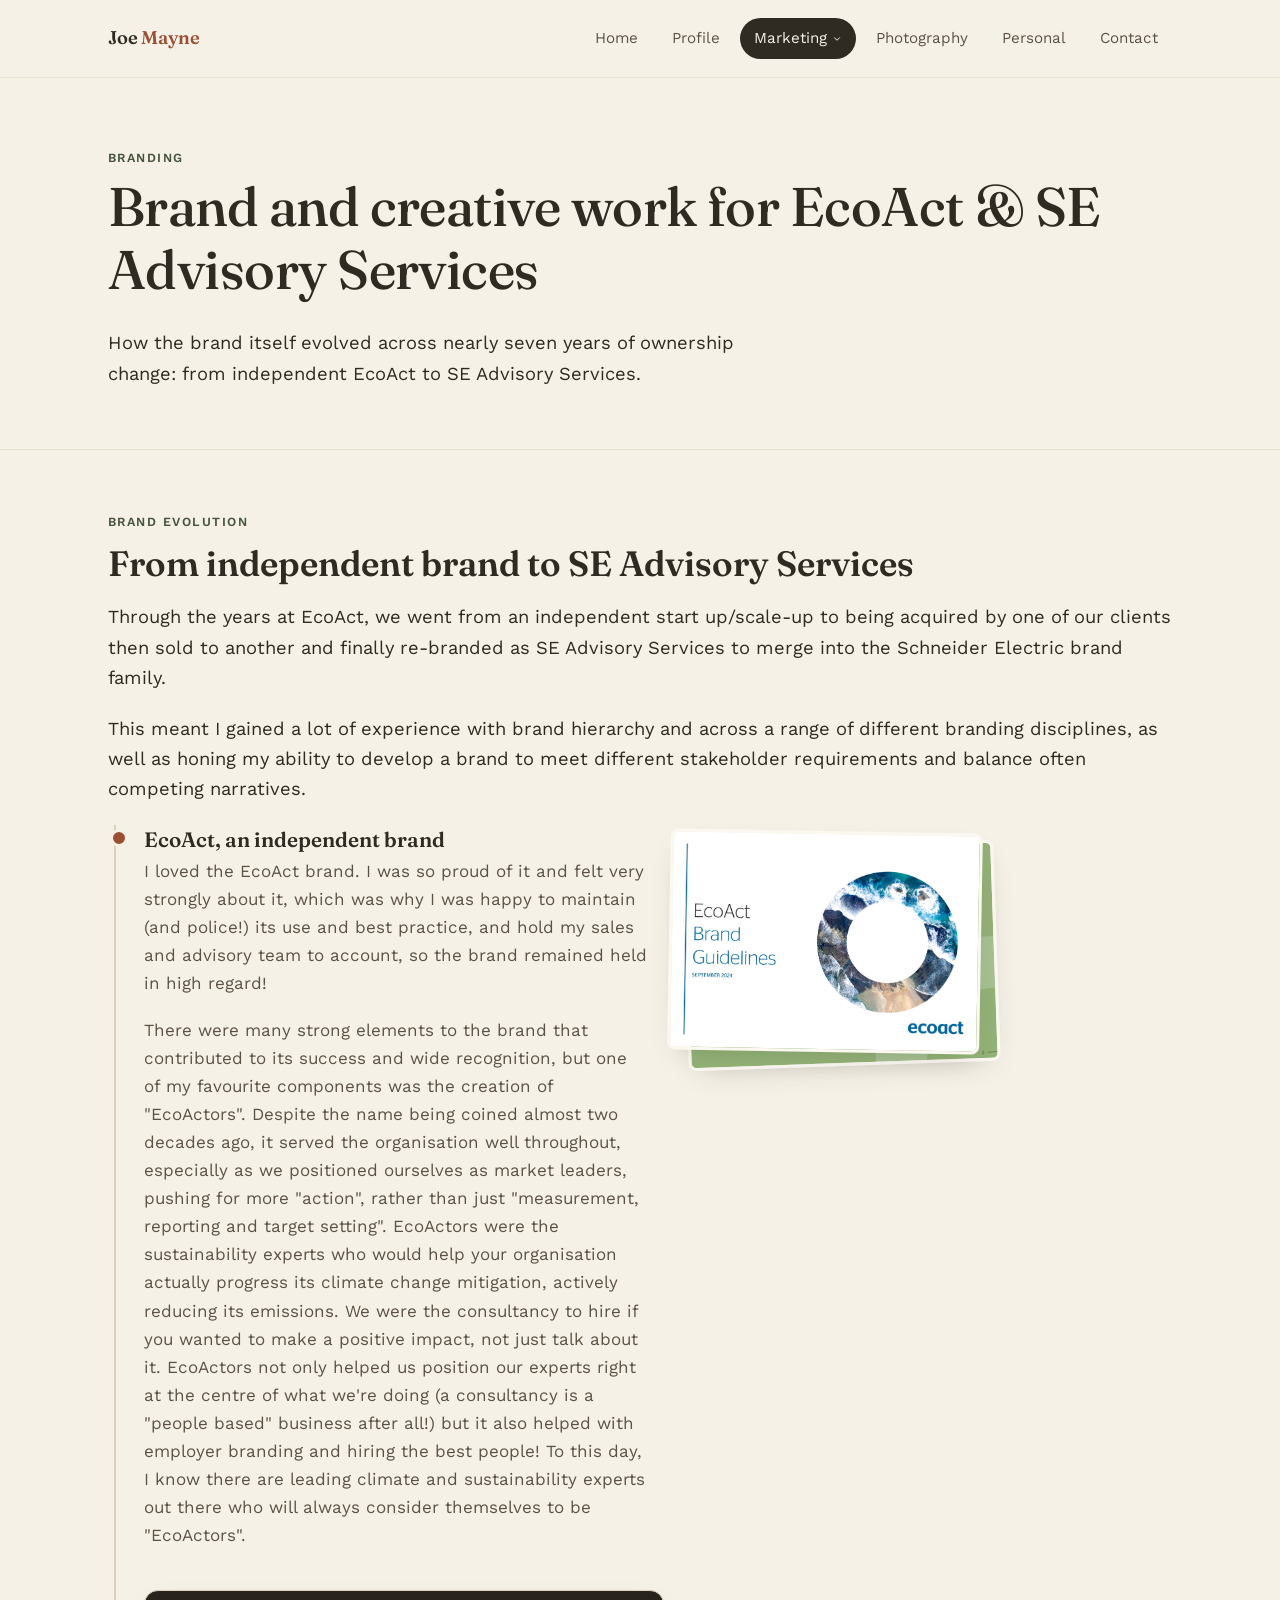
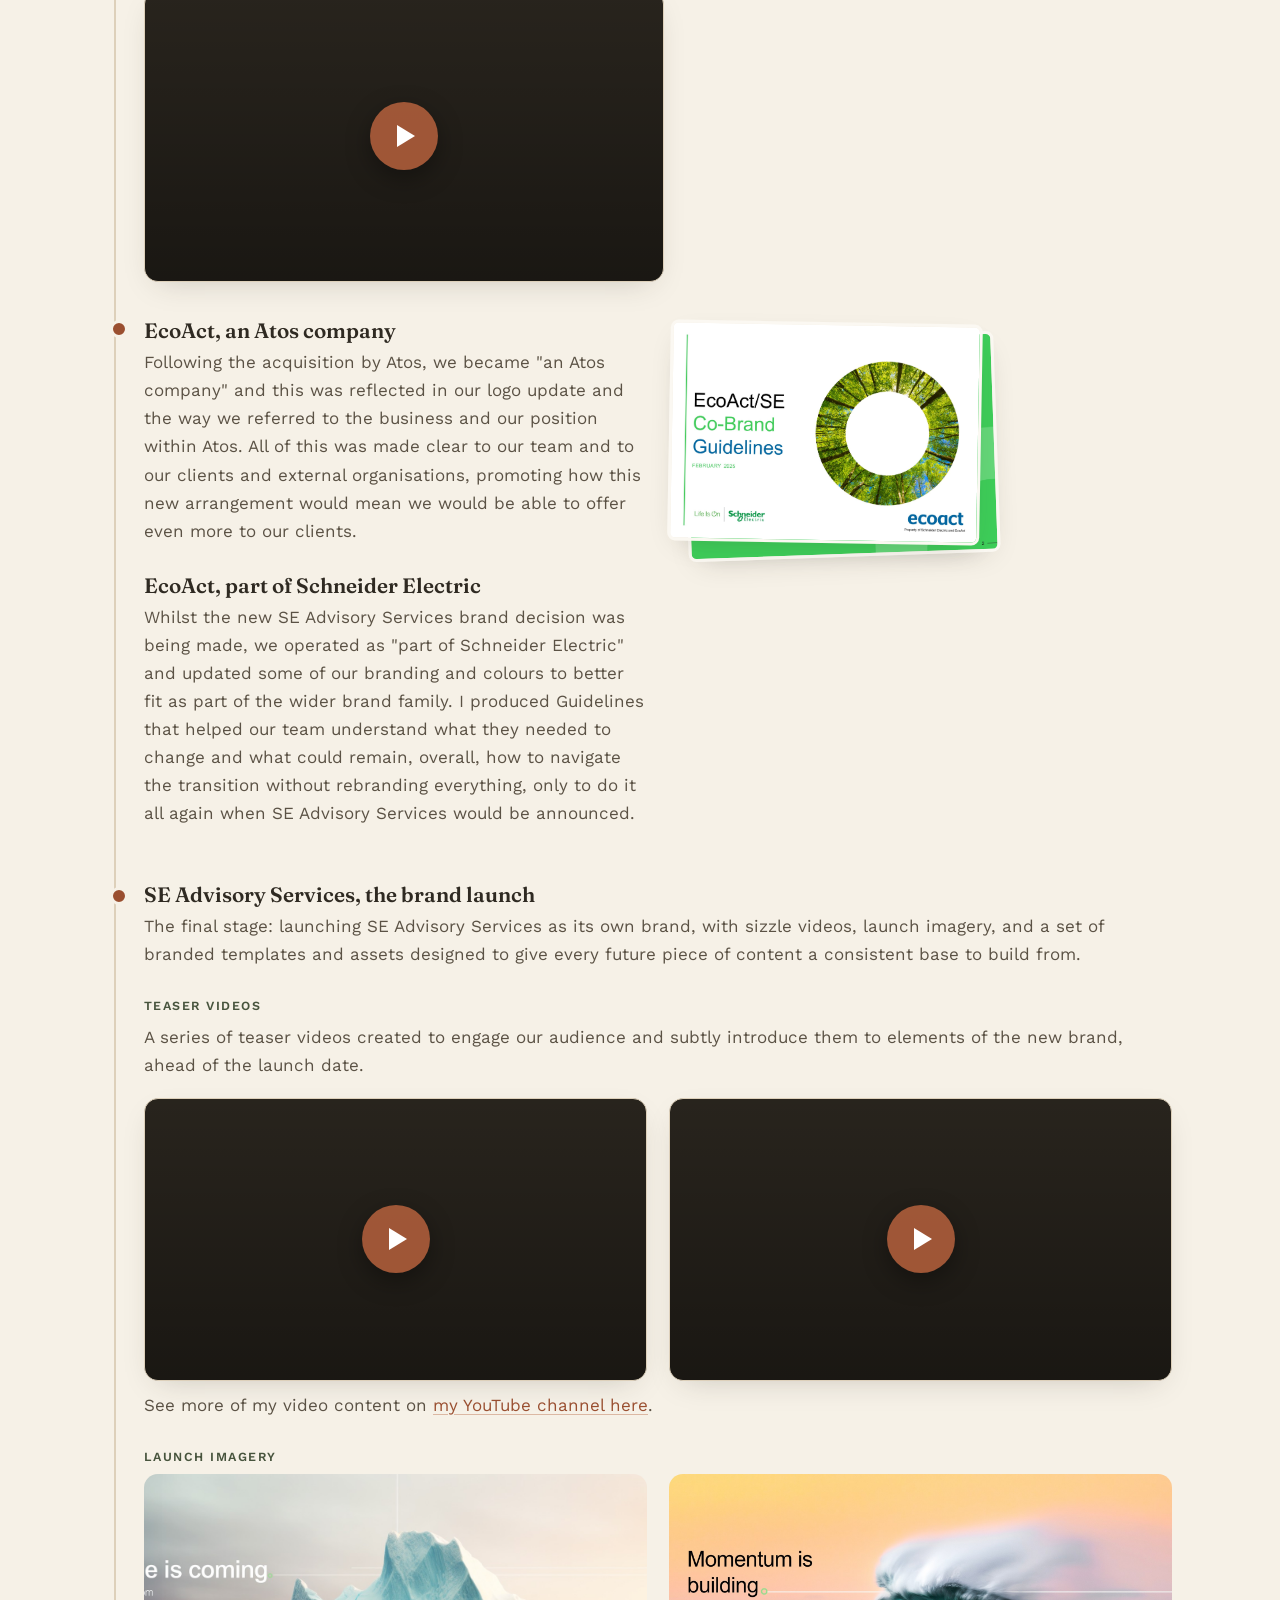
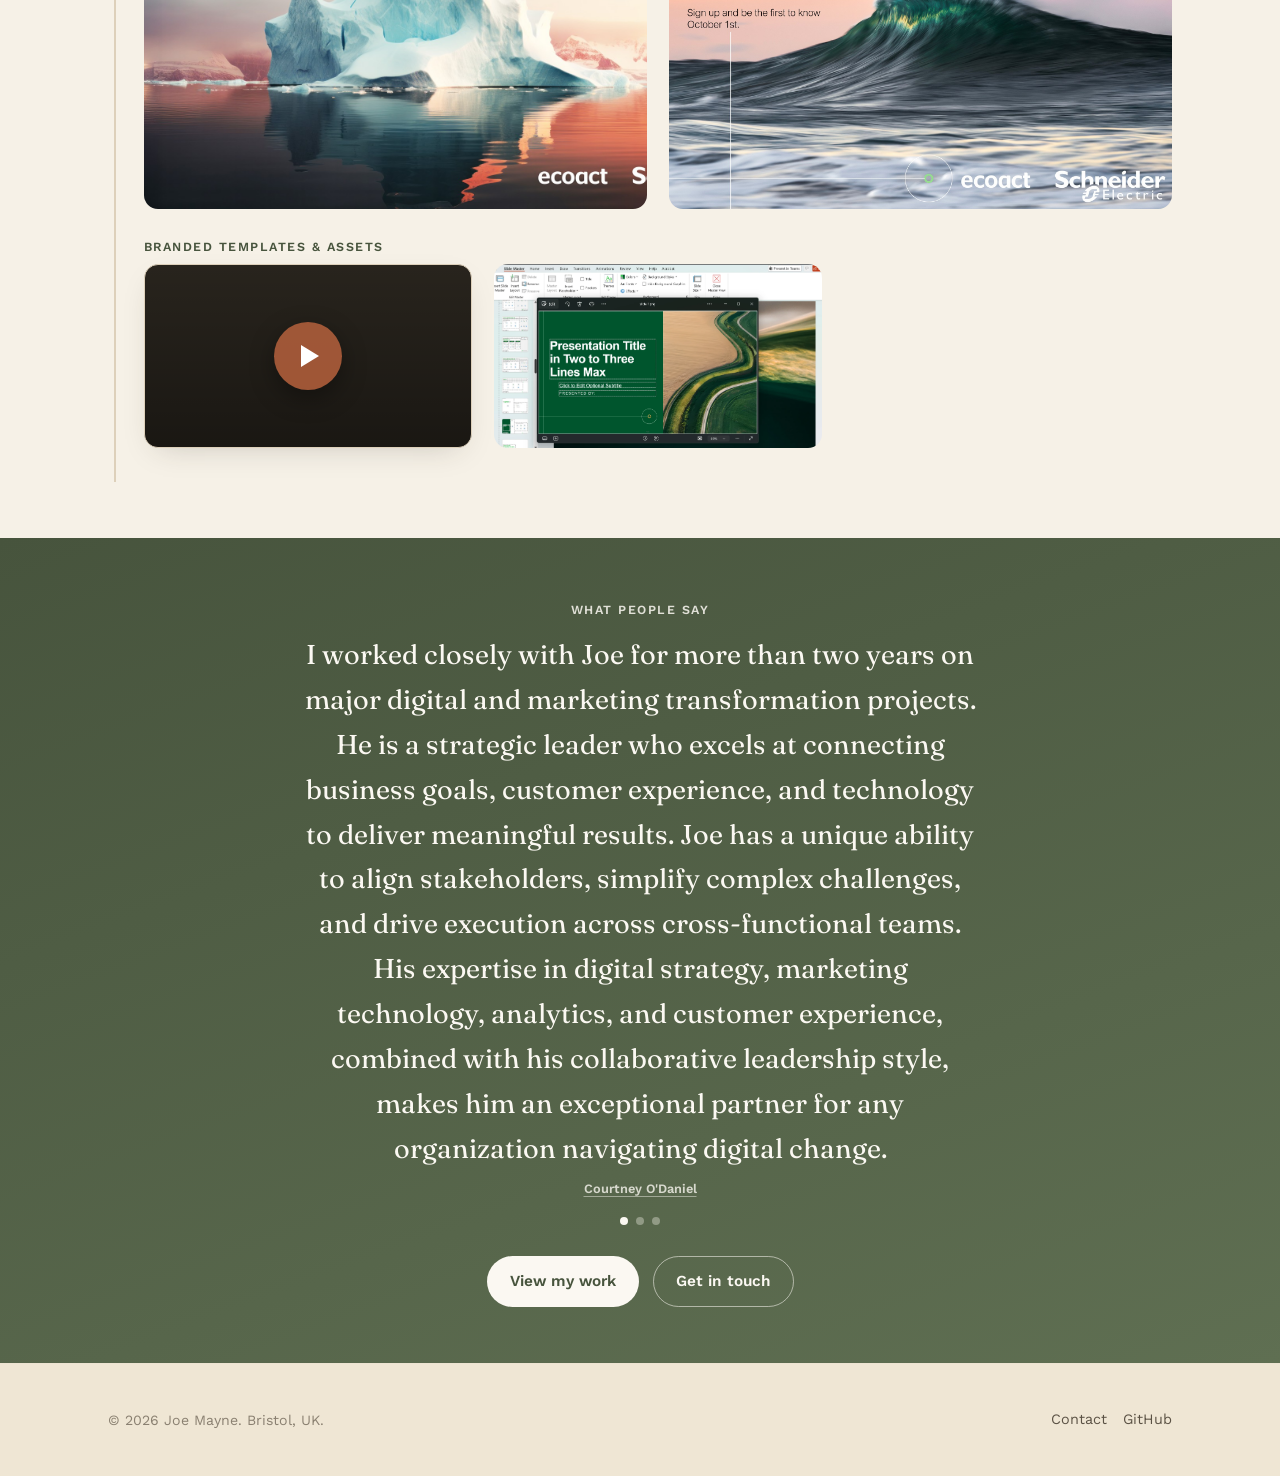
<file: branding.html>
<!doctype html>
<html lang="en">
<head>
<meta charset="UTF-8">
<meta name="viewport" content="width=device-width, initial-scale=1.0">
<title>Branding, Joe Mayne</title>
<meta name="description" content="How the EcoAct / SE Advisory Services brand evolved through four stages of ownership change, and the launch of SE Advisory Services as its own brand.">
<link rel="preconnect" href="https://fonts.googleapis.com">
<link rel="preconnect" href="https://fonts.gstatic.com" crossorigin>
<link href="https://fonts.googleapis.com/css2?family=Fraunces:opsz,wght@9..144,400;9..144,500;9..144,600&family=Work+Sans:wght@400;500;600;700&display=swap" rel="stylesheet">
<link rel="stylesheet" href="assets/css/styles.css">
</head>
<body>

<header class="site-header">
  <div class="nav">
    <a class="nav__brand" href="index.html">Joe <span>Mayne</span></a>
    <button class="nav__toggle" aria-expanded="false" aria-controls="nav-links">Menu</button>
    <ul class="nav__links" id="nav-links">
      <li><a href="index.html">Home</a></li>
      <li><a href="process.html">Profile</a></li>
      <li class="nav__dropdown">
        <button type="button" class="nav__dropdown-toggle is-current" aria-haspopup="true" aria-expanded="false">
          Marketing
          <svg class="nav__dropdown-caret" width="10" height="10" viewBox="0 0 24 24" fill="none" aria-hidden="true"><path d="M6 9l6 6 6-6" stroke="currentColor" stroke-width="2.4" stroke-linecap="round" stroke-linejoin="round"/></svg>
        </button>
        <ul class="nav__dropdown-menu">
          <li><a href="strategy.html">Strategy</a></li>
          <li><a href="branding.html" aria-current="page">Branding</a></li>
          <li><a href="creative-campaign-work.html">Creative &amp; Campaign</a></li>
          <li><a href="digital-tools.html">Digital Tools</a></li>
        </ul>
      </li>
      <li><a href="photography.html">Photography</a></li>
      <li><a href="personal.html">Personal</a></li>
      <li><a href="contact.html">Contact</a></li>
    </ul>
  </div>
</header>

<main>

  <section class="page-header">
    <div class="container">
      <span class="eyebrow">Branding</span>
      <h1>Brand and creative work for EcoAct &amp; SE Advisory Services</h1>
      <p class="lede">How the brand itself evolved across nearly seven years of ownership change: from independent EcoAct to SE Advisory Services.</p>
    </div>
  </section>

  <!-- =========================================================
       BRAND EVOLUTION — the same underlying brand changed shape
       four times over the years Joe marketed it: independent EcoAct,
       through two acquisitions, to SE Advisory Services launching as
       its own brand. Reuses the .timeline component built for My
       Process's career timeline (scroll-reveal + progress line, see
       "process page: animated timeline" in site.js) — id-free/
       selector-scoped, so it works here with zero JS changes since
       process.html and this page never render at the same time.
       Stage copy is intentionally left as needs-input placeholders —
       I know the four stage names Joe gave me but not the specifics
       of what changed at each one, so I'm not filling that in myself.
       ========================================================= -->
  <section class="tight">
    <div class="container">
      <span class="eyebrow">Brand Evolution</span>
      <h2>From independent brand to SE Advisory Services</h2>
      <p class="lede">Through the years at EcoAct, we went from an independent start up/scale-up to being acquired by one of our clients then sold to another and finally re-branded as SE Advisory Services to merge into the Schneider Electric brand family.</p>
      <p class="lede">This meant I gained a lot of experience with brand hierarchy and across a range of different branding disciplines, as well as honing my ability to develop a brand to meet different stakeholder requirements and balance often competing narratives.</p>

      <div class="timeline">
        <div class="timeline__item">
          <div class="grid grid--2" style="align-items:start;">
            <div>
              <h3>EcoAct, an independent brand</h3>
              <p>I loved the EcoAct brand. I was so proud of it and felt very strongly about it, which was why I was happy to maintain (and police!) its use and best practice, and hold my sales and advisory team to account, so the brand remained held in high regard!</p>
              <p>There were many strong elements to the brand that contributed to its success and wide recognition, but one of my favourite components was the creation of "EcoActors". Despite the name being coined almost two decades ago, it served the organisation well throughout, especially as we positioned ourselves as market leaders, pushing for more "action", rather than just "measurement, reporting and target setting". EcoActors were the sustainability experts who would help your organisation actually progress its climate change mitigation, actively reducing its emissions. We were the consultancy to hire if you wanted to make a positive impact, not just talk about it. EcoActors not only helped us position our experts right at the centre of what we're doing (a consultancy is a "people based" business after all!) but it also helped with employer branding and hiring the best people! To this day, I know there are leading climate and sustainability experts out there who will always consider themselves to be "EcoActors".</p>
            </div>
            <div class="doc-stack">
              <img class="doc-stack__img" style="--pile-x:16px; --pile-y:14px; --pile-rot:-2deg;" src="assets/images/branding/brand-guidelines/ecoact-original-guidelines-contents.jpg" alt="Contents page of the original EcoAct Brand Guidelines">
              <img class="doc-stack__img" style="--pile-x:0px; --pile-y:0px; --pile-rot:1deg;" src="assets/images/branding/brand-guidelines/ecoact-original-guidelines-cover.jpg" alt="Cover of the original EcoAct Brand Guidelines, September 2024">
            </div>
          </div>
          <div class="video-embed" style="max-width:520px; margin-top:22px;" data-youtube="kucQ7v73v2A" data-title="EcoAct, an independent brand">
            <div class="video-embed__thumb" style="background-image:url('https://img.youtube.com/vi/kucQ7v73v2A/hqdefault.jpg');">
              <span class="video-embed__play" aria-hidden="true"></span>
            </div>
          </div>
        </div>
        <div class="timeline__item">
          <div class="grid grid--2" style="align-items:start;">
            <div>
              <h3>EcoAct, an Atos company</h3>
              <p>Following the acquisition by Atos, we became "an Atos company" and this was reflected in our logo update and the way we referred to the business and our position within Atos. All of this was made clear to our team and to our clients and external organisations, promoting how this new arrangement would mean we would be able to offer even more to our clients.</p>
              <h3 style="margin-top:1.4em;">EcoAct, part of Schneider Electric</h3>
              <p>Whilst the new SE Advisory Services brand decision was being made, we operated as "part of Schneider Electric" and updated some of our branding and colours to better fit as part of the wider brand family. I produced Guidelines that helped our team understand what they needed to change and what could remain, overall, how to navigate the transition without rebranding everything, only to do it all again when SE Advisory Services would be announced.</p>
            </div>
            <div class="doc-stack">
              <img class="doc-stack__img" style="--pile-x:16px; --pile-y:14px; --pile-rot:-2deg;" src="assets/images/branding/brand-guidelines/ecoact-se-cobrand-guidelines-contents.jpg" alt="Contents page of the EcoAct/SE Co-Brand Guidelines">
              <img class="doc-stack__img" style="--pile-x:0px; --pile-y:0px; --pile-rot:1deg;" src="assets/images/branding/brand-guidelines/ecoact-se-cobrand-guidelines-cover.jpg" alt="Cover of the EcoAct/SE Co-Brand Guidelines, February 2025">
            </div>
          </div>
        </div>
        <div class="timeline__item">
          <h3>SE Advisory Services, the brand launch</h3>
          <p>The final stage: launching SE Advisory Services as its own brand, with sizzle videos, launch imagery, and a set of branded templates and assets designed to give every future piece of content a consistent base to build from.</p>

          <div style="margin:22px 0;">
            <span class="eyebrow" style="margin-bottom:0.5em;">Teaser videos</span>
            <p>A series of teaser videos created to engage our audience and subtly introduce them to elements of the new brand, ahead of the launch date.</p>
            <div class="grid grid--2">
              <div class="video-embed" data-youtube="3GNHgEpWuKE" data-title="SE Advisory Services launch, teaser video 1">
                <div class="video-embed__thumb" style="background-image:url('https://img.youtube.com/vi/3GNHgEpWuKE/hqdefault.jpg');">
                  <span class="video-embed__play" aria-hidden="true"></span>
                </div>
              </div>
              <div class="video-embed" data-youtube="y83ZhRTG0KA" data-title="SE Advisory Services launch, teaser video 2">
                <div class="video-embed__thumb" style="background-image:url('https://img.youtube.com/vi/y83ZhRTG0KA/hqdefault.jpg');">
                  <span class="video-embed__play" aria-hidden="true"></span>
                </div>
              </div>
            </div>
            <p style="margin-top:10px;">See more of my video content on <a href="https://www.youtube.com/@joemayne1290" target="_blank" rel="noopener">my YouTube channel here</a>.</p>
          </div>

          <div style="margin:22px 0;">
            <span class="eyebrow" style="margin-bottom:0.5em;">Launch imagery</span>
            <div class="grid grid--2">
              <img src="assets/images/branding/brand-launch/launch-iceberg.jpg" alt="A warm-toned iceberg at sunset, part of the SE Advisory Services launch imagery" style="border-radius:var(--radius); aspect-ratio:3/2; object-fit:cover; width:100%; display:block;">
              <img src="assets/images/branding/brand-launch/launch-wave.jpg" alt="A cresting wave against a sunset sky, part of the SE Advisory Services launch imagery" style="border-radius:var(--radius); aspect-ratio:3/2; object-fit:cover; width:100%; display:block;">
            </div>
          </div>

          <div>
            <span class="eyebrow" style="margin-bottom:0.5em;">Branded templates &amp; assets</span>
            <div class="grid grid--3">
              <div class="video-embed" data-youtube="lNNfWvUXVww" data-title="SE Advisory Services, brand bumper sting">
                <div class="video-embed__thumb" style="background-image:url('https://img.youtube.com/vi/lNNfWvUXVww/hqdefault.jpg');">
                  <span class="video-embed__play" aria-hidden="true"></span>
                </div>
              </div>
              <img src="assets/images/branding/templates/powerpoint-title-slide-master.webp" alt="PowerPoint title slide master, showing the SE Advisory Services title layout with editable placeholders" style="aspect-ratio:16/9; object-fit:cover; border-radius:var(--radius); width:100%; display:block;">
            </div>
          </div>
        </div>
      </div>
    </div>
  </section>

  <!-- =========================================================
       QUOTE BAND — repeated at the bottom of every page, right
       before the footer, in the same distinct moss-deep treatment
       each time (see .quote-band in styles.css) so it reads as one
       consistent, recognisable closing section site-wide. Same
       markup/ids as index.html's copy — see "quote carousel" in
       site.js for the logic (id-scoped, fine since each page only
       ever has this one instance).
       ========================================================= -->
  <section class="tight quote-band">
    <div class="container container--narrow" style="text-align:center;">
      <span class="eyebrow">What people say</span>
      <div class="quote-carousel" id="quoteCarousel">
        <blockquote class="quote-carousel__item is-active">I worked closely with Joe for more than two years on major digital and marketing transformation projects. He is a strategic leader who excels at connecting business goals, customer experience, and technology to deliver meaningful results. Joe has a unique ability to align stakeholders, simplify complex challenges, and drive execution across cross-functional teams. His expertise in digital strategy, marketing technology, analytics, and customer experience, combined with his collaborative leadership style, makes him an exceptional partner for any organization navigating digital change.<cite><a href="https://www.linkedin.com/in/courtneyodaniel/" target="_blank" rel="noopener">Courtney O'Daniel</a></cite></blockquote>
        <blockquote class="quote-carousel__item">Joe is a rare find, both creatively gifted and analytical. While some marketers are happy to repeat the same playbook, Joe looks at the data and finds opportunities to truly improve performance. He is curious and will not settle for mediocre results. He is also digitally savvy and able to move quickly at the pace required in the AI era.<cite><a href="https://www.linkedin.com/in/sarahjgregg/" target="_blank" rel="noopener">Sarah Gregg</a></cite></blockquote>
        <blockquote class="quote-carousel__item">I've worked with Joe for more than six years across 4 different brands and can confidently say that he is a true all-in-one marketing specialist, combining expertise in strategy, marketing technology, digital campaigns, and creative design. His unique vision and marketing insights have been invaluable across a wide range of projects - no matter the industry, scope, or challenge, he brings fresh thinking and undeniable positive impact.<cite><a href="https://www.linkedin.com/in/larsonkai/" target="_blank" rel="noopener">Kai Larson</a></cite></blockquote>
      </div>
      <div class="quote-carousel__dots" id="quoteDots" aria-hidden="true"></div>
      <div class="btn-row" style="justify-content:center;">
        <a class="btn btn--primary" href="strategy.html">View my work</a>
        <a class="btn btn--ghost" href="contact.html">Get in touch</a>
      </div>
    </div>
  </section>

</main>

<footer class="site-footer">
  <div class="container">
    <small>© 2026 Joe Mayne. Bristol, UK.</small>
    <nav>
      <a href="contact.html">Contact</a>
      <a href="https://github.com/JCM1886" target="_blank" rel="noopener">GitHub</a>
    </nav>
  </div>
</footer>

<script src="assets/js/site.js"></script>
</body>
</html>
</file>
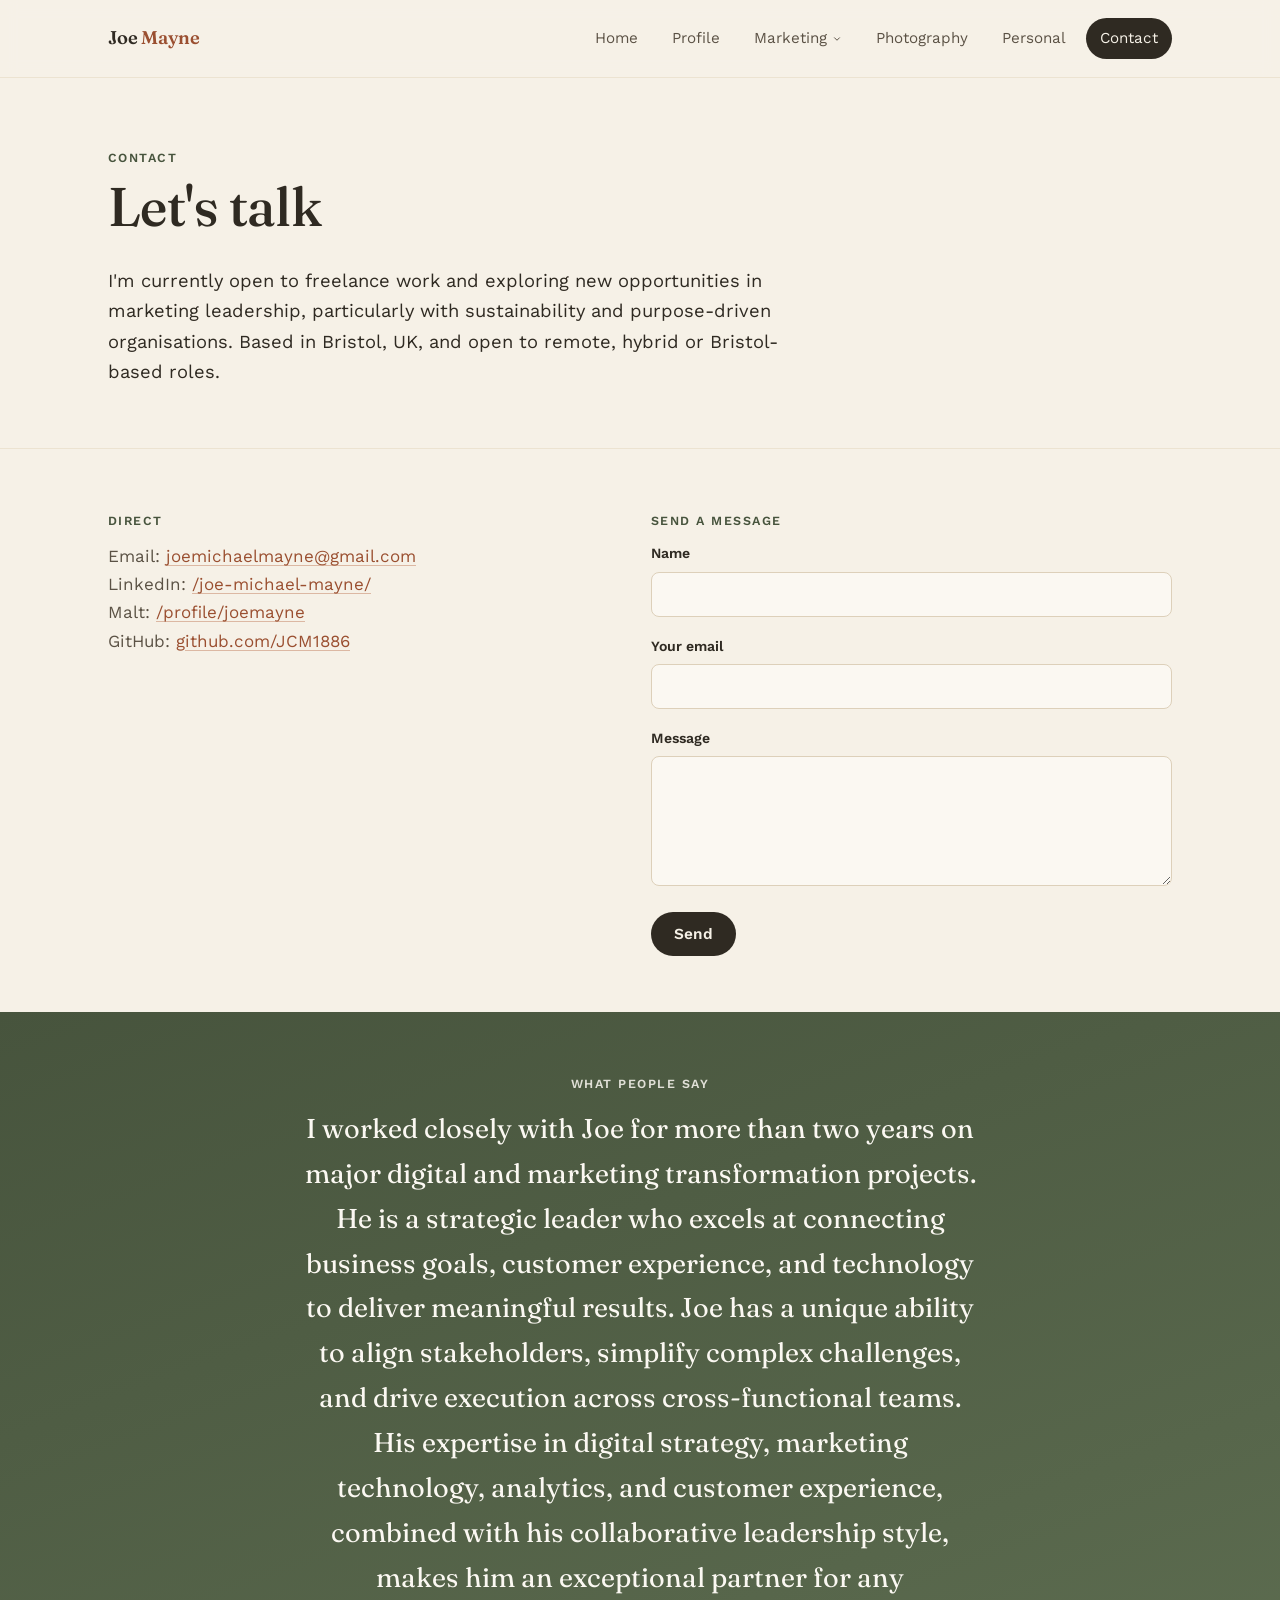
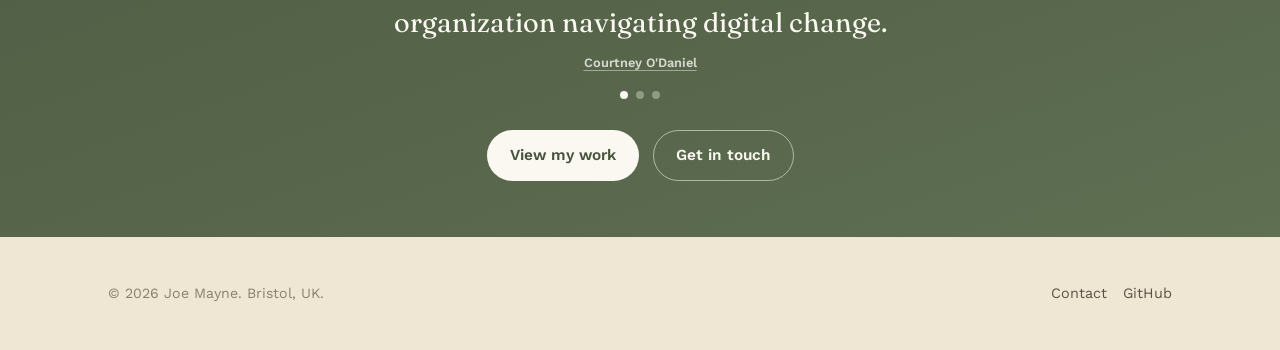
<file: contact.html>
<!doctype html>
<html lang="en">
<head>
<meta charset="UTF-8">
<meta name="viewport" content="width=device-width, initial-scale=1.0">
<title>Contact, Joe Mayne</title>
<meta name="description" content="Get in touch with Joe Mayne, Bristol-based Senior Digital Marketer, open to remote, hybrid or roles based in Bristol and the South West.">
<link rel="preconnect" href="https://fonts.googleapis.com">
<link rel="preconnect" href="https://fonts.gstatic.com" crossorigin>
<link href="https://fonts.googleapis.com/css2?family=Fraunces:opsz,wght@9..144,400;9..144,500;9..144,600&family=Work+Sans:wght@400;500;600;700&display=swap" rel="stylesheet">
<link rel="stylesheet" href="assets/css/styles.css">
</head>
<body>

<header class="site-header">
  <div class="nav">
    <a class="nav__brand" href="index.html">Joe <span>Mayne</span></a>
    <button class="nav__toggle" aria-expanded="false" aria-controls="nav-links">Menu</button>
    <ul class="nav__links" id="nav-links">
      <li><a href="index.html">Home</a></li>
      <li><a href="process.html">Profile</a></li>
      <li class="nav__dropdown">
        <button type="button" class="nav__dropdown-toggle" aria-haspopup="true" aria-expanded="false">
          Marketing
          <svg class="nav__dropdown-caret" width="10" height="10" viewBox="0 0 24 24" fill="none" aria-hidden="true"><path d="M6 9l6 6 6-6" stroke="currentColor" stroke-width="2.4" stroke-linecap="round" stroke-linejoin="round"/></svg>
        </button>
        <ul class="nav__dropdown-menu">
          <li><a href="strategy.html">Strategy</a></li>
          <li><a href="branding.html">Branding</a></li>
          <li><a href="creative-campaign-work.html">Creative &amp; Campaign</a></li>
          <li><a href="digital-tools.html">Digital Tools</a></li>
        </ul>
      </li>
      <li><a href="photography.html">Photography</a></li>
      <li><a href="personal.html">Personal</a></li>
      <li><a href="contact.html" aria-current="page">Contact</a></li>
    </ul>
  </div>
</header>

<main>

  <section class="page-header">
    <div class="container">
      <span class="eyebrow">Contact</span>
      <h1>Let's talk</h1>
      <p class="lede">I'm currently open to freelance work and exploring new opportunities in marketing leadership, particularly with sustainability and purpose-driven organisations. Based in Bristol, UK, and open to remote, hybrid or Bristol-based roles.</p>
    </div>
  </section>

  <section class="tight">
    <div class="container grid grid--2">
      <div>
        <span class="eyebrow">Direct</span>
        <p>
          Email: <a href="mailto:joemichaelmayne@gmail.com">joemichaelmayne@gmail.com</a><br>
          LinkedIn: <a href="https://www.linkedin.com/in/joe-michael-mayne/" target="_blank" rel="noopener">/joe-michael-mayne/</a><br>
          Malt: <a href="https://www.malt.com/profile/joemayne" target="_blank" rel="noopener">/profile/joemayne</a><br>
          GitHub: <a href="https://github.com/JCM1886" target="_blank" rel="noopener">github.com/JCM1886</a>
        </p>
      </div>

      <div>
        <span class="eyebrow">Send a message</span>
        <!-- Submits straight to Formspree (https://formspree.io/f/xzebqyzb)
             via fetch() in assets/js/site.js — no mail client popup, no
             leaving the page. A confirmation/error message appears in
             #formStatus below the button. If JavaScript is off, the form
             still works as a plain POST and Formspree redirects back with
             its own thank-you page. To point this at a different
             Formspree form later, change only the action="..." URL. -->
        <form id="contactForm" action="https://formspree.io/f/xzebqyzb" method="POST">
          <div class="field">
            <label for="name">Name</label>
            <input id="name" name="name" type="text" required>
          </div>
          <div class="field">
            <label for="email">Your email</label>
            <input id="email" name="email" type="email" required>
          </div>
          <div class="field">
            <label for="message">Message</label>
            <textarea id="message" name="message" required></textarea>
          </div>
          <button class="btn btn--primary" type="submit">Send</button>
          <p class="form-status" id="formStatus" hidden></p>
        </form>
      </div>
    </div>
  </section>

  <!-- =========================================================
       QUOTE BAND — repeated at the bottom of every page, right
       before the footer, in the same distinct moss-deep treatment
       each time (see .quote-band in styles.css) so it reads as one
       consistent, recognisable closing section site-wide. Same
       markup/ids as index.html's copy — see "quote carousel" in
       site.js for the logic (id-scoped, fine since each page only
       ever has this one instance).
       ========================================================= -->
  <section class="tight quote-band">
    <div class="container container--narrow" style="text-align:center;">
      <span class="eyebrow">What people say</span>
      <div class="quote-carousel" id="quoteCarousel">
        <blockquote class="quote-carousel__item is-active">I worked closely with Joe for more than two years on major digital and marketing transformation projects. He is a strategic leader who excels at connecting business goals, customer experience, and technology to deliver meaningful results. Joe has a unique ability to align stakeholders, simplify complex challenges, and drive execution across cross-functional teams. His expertise in digital strategy, marketing technology, analytics, and customer experience, combined with his collaborative leadership style, makes him an exceptional partner for any organization navigating digital change.<cite><a href="https://www.linkedin.com/in/courtneyodaniel/" target="_blank" rel="noopener">Courtney O'Daniel</a></cite></blockquote>
        <blockquote class="quote-carousel__item">Joe is a rare find, both creatively gifted and analytical. While some marketers are happy to repeat the same playbook, Joe looks at the data and finds opportunities to truly improve performance. He is curious and will not settle for mediocre results. He is also digitally savvy and able to move quickly at the pace required in the AI era.<cite><a href="https://www.linkedin.com/in/sarahjgregg/" target="_blank" rel="noopener">Sarah Gregg</a></cite></blockquote>
        <blockquote class="quote-carousel__item">I've worked with Joe for more than six years across 4 different brands and can confidently say that he is a true all-in-one marketing specialist, combining expertise in strategy, marketing technology, digital campaigns, and creative design. His unique vision and marketing insights have been invaluable across a wide range of projects - no matter the industry, scope, or challenge, he brings fresh thinking and undeniable positive impact.<cite><a href="https://www.linkedin.com/in/larsonkai/" target="_blank" rel="noopener">Kai Larson</a></cite></blockquote>
      </div>
      <div class="quote-carousel__dots" id="quoteDots" aria-hidden="true"></div>
      <div class="btn-row" style="justify-content:center;">
        <a class="btn btn--primary" href="strategy.html">View my work</a>
        <a class="btn btn--ghost" href="contact.html">Get in touch</a>
      </div>
    </div>
  </section>

</main>

<footer class="site-footer">
  <div class="container">
    <small>© 2026 Joe Mayne. Bristol, UK.</small>
    <nav>
      <a href="contact.html">Contact</a>
      <a href="https://github.com/JCM1886" target="_blank" rel="noopener">GitHub</a>
    </nav>
  </div>
</footer>

<script src="assets/js/site.js"></script>
</body>
</html>
</file>
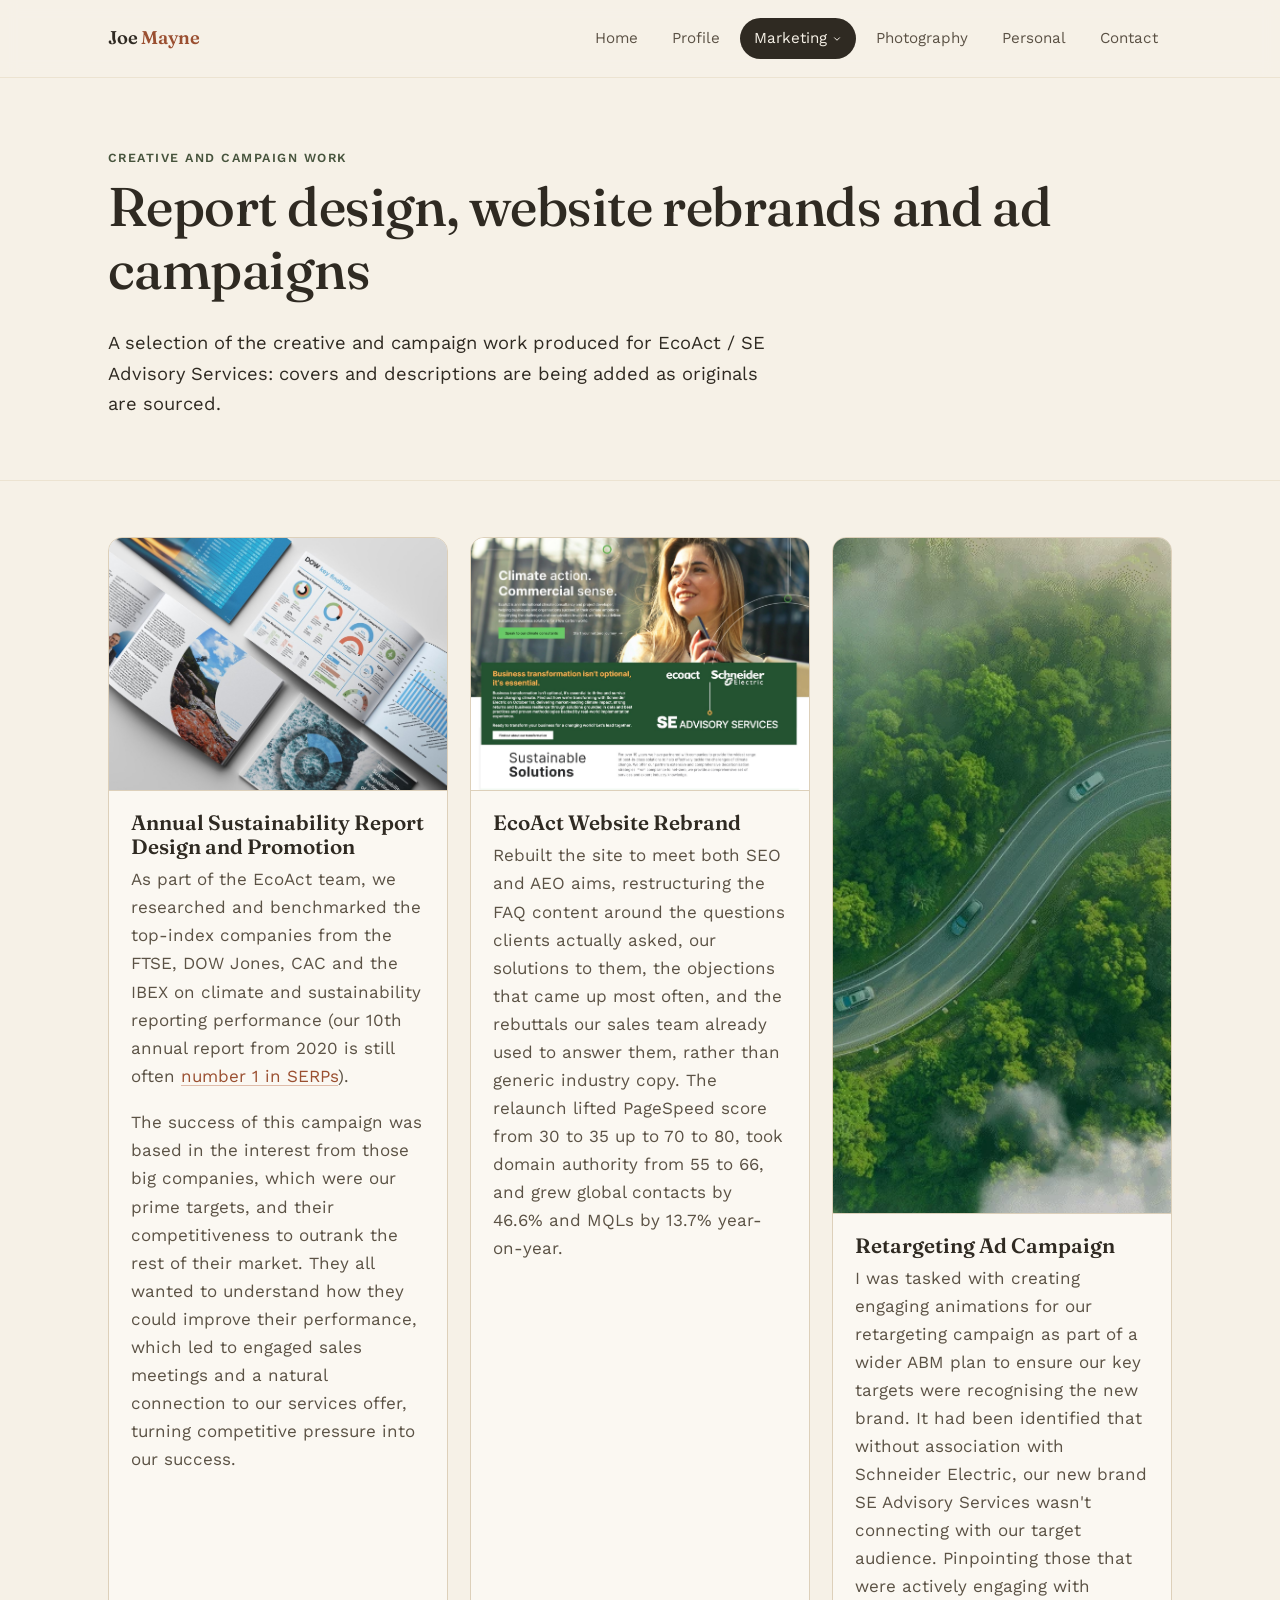
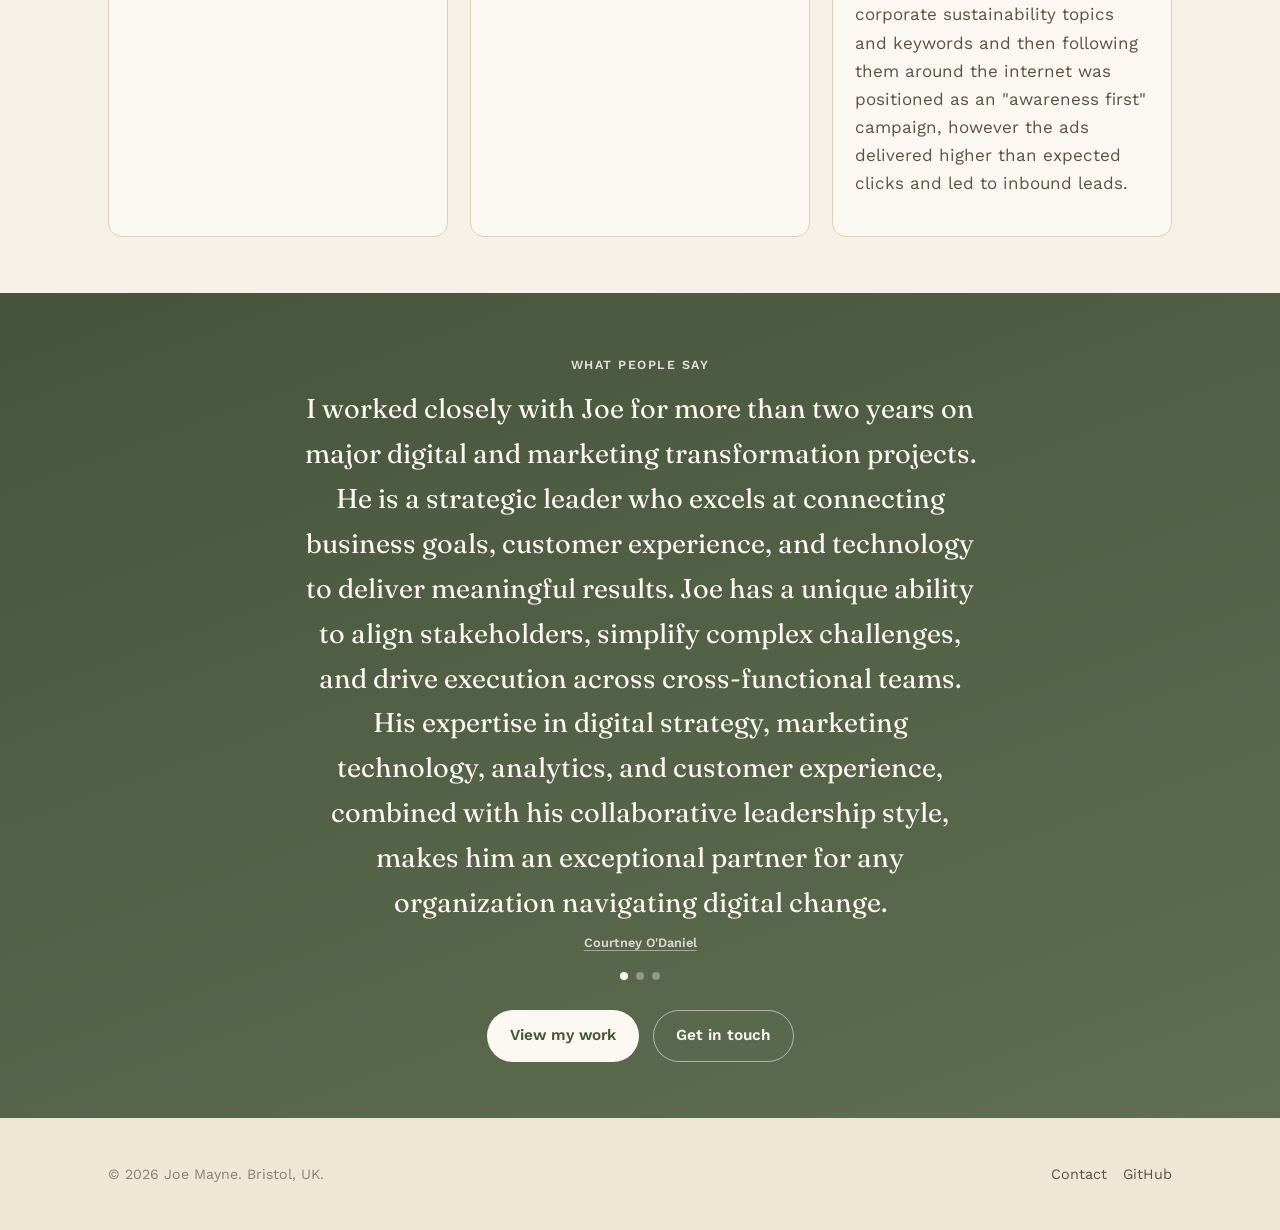
<file: creative-campaign-work.html>
<!doctype html>
<html lang="en">
<head>
<meta charset="UTF-8">
<meta name="viewport" content="width=device-width, initial-scale=1.0">
<title>Creative and Campaign Work, Joe Mayne</title>
<meta name="description" content="Report design, website rebrands and ad campaign work for EcoAct / SE Advisory Services.">
<link rel="preconnect" href="https://fonts.googleapis.com">
<link rel="preconnect" href="https://fonts.gstatic.com" crossorigin>
<link href="https://fonts.googleapis.com/css2?family=Fraunces:opsz,wght@9..144,400;9..144,500;9..144,600&family=Work+Sans:wght@400;500;600;700&display=swap" rel="stylesheet">
<link rel="stylesheet" href="assets/css/styles.css">
</head>
<body>

<header class="site-header">
  <div class="nav">
    <a class="nav__brand" href="index.html">Joe <span>Mayne</span></a>
    <button class="nav__toggle" aria-expanded="false" aria-controls="nav-links">Menu</button>
    <ul class="nav__links" id="nav-links">
      <li><a href="index.html">Home</a></li>
      <li><a href="process.html">Profile</a></li>
      <li class="nav__dropdown">
        <button type="button" class="nav__dropdown-toggle is-current" aria-haspopup="true" aria-expanded="false">
          Marketing
          <svg class="nav__dropdown-caret" width="10" height="10" viewBox="0 0 24 24" fill="none" aria-hidden="true"><path d="M6 9l6 6 6-6" stroke="currentColor" stroke-width="2.4" stroke-linecap="round" stroke-linejoin="round"/></svg>
        </button>
        <ul class="nav__dropdown-menu">
          <li><a href="strategy.html">Strategy</a></li>
          <li><a href="branding.html">Branding</a></li>
          <li><a href="creative-campaign-work.html" aria-current="page">Creative &amp; Campaign</a></li>
          <li><a href="digital-tools.html">Digital Tools</a></li>
        </ul>
      </li>
      <li><a href="photography.html">Photography</a></li>
      <li><a href="personal.html">Personal</a></li>
      <li><a href="contact.html">Contact</a></li>
    </ul>
  </div>
</header>

<main>

  <section class="page-header">
    <div class="container">
      <span class="eyebrow">Creative and campaign work</span>
      <h1>Report design, website rebrands and ad campaigns</h1>
      <p class="lede">A selection of the creative and campaign work produced for EcoAct / SE Advisory Services: covers and descriptions are being added as originals are sourced.</p>
    </div>
  </section>

  <section class="tight">
    <div class="container">
      <div class="grid grid--3" id="branding-grid">

        <div class="card">
          <div class="photo-fade" style="aspect-ratio:4/3;">
            <img class="photo-fade__img is-active" src="assets/images/featured-work/srp-various-pages.jpg" alt="Inside spreads of the Sustainability Reporting Performance report, showing infographics and findings pages">
            <img class="photo-fade__img" src="assets/images/featured-work/all-srps-together.jpg" alt="The four regional Sustainability Reporting Performance report covers together: FTSE 100, CAC 40, IBEX 35 and DOW 30">
          </div>
          <div class="card__body">
            <h3>Annual Sustainability Report Design and Promotion</h3>
            <p>As part of the EcoAct team, we researched and benchmarked the top-index companies from the FTSE, DOW Jones, CAC and the IBEX on climate and sustainability reporting performance (our 10th annual report from 2020 is still often <a href="https://www.google.com/search?q=sustainability+reporting+performance+of+the+ftse+100" target="_blank" rel="noopener">number 1 in SERPs</a>).</p>
            <p>The success of this campaign was based in the interest from those big companies, which were our prime targets, and their competitiveness to outrank the rest of their market. They all wanted to understand how they could improve their performance, which led to engaged sales meetings and a natural connection to our services offer, turning competitive pressure into our success.</p>
          </div>
        </div>

        <div class="card">
          <img src="assets/images/branding/ecoact-website-rebrand/ecoact-website-mockup.jpg" alt="Mockup of the EcoAct / SE Advisory Services website" style="aspect-ratio:4/3; object-fit:cover; width:100%; display:block; border-bottom:1px solid var(--line);">
          <div class="card__body">
            <h3>EcoAct Website Rebrand</h3>
            <p>Rebuilt the site to meet both SEO and AEO aims, restructuring the FAQ content around the questions clients actually asked, our solutions to them, the objections that came up most often, and the rebuttals our sales team already used to answer them, rather than generic industry copy. The relaunch lifted PageSpeed score from 30 to 35 up to 70 to 80, took domain authority from 55 to 66, and grew global contacts by 46.6% and MQLs by 13.7% year-on-year.</p>
          </div>
        </div>

        <div class="card">
          <img src="assets/images/creative-campaign/retargeting-ad-forest-road.webp" alt="Aerial view of cars driving along a winding forest road, part of the retargeting ad creative" style="aspect-ratio:1/2; object-fit:cover; width:100%; display:block; border-bottom:1px solid var(--line);">
          <div class="card__body">
            <h3>Retargeting Ad Campaign</h3>
            <p>I was tasked with creating engaging animations for our retargeting campaign as part of a wider ABM plan to ensure our key targets were recognising the new brand. It had been identified that without association with Schneider Electric, our new brand SE Advisory Services wasn't connecting with our target audience. Pinpointing those that were actively engaging with corporate sustainability topics and keywords and then following them around the internet was positioned as an "awareness first" campaign, however the ads delivered higher than expected clicks and led to inbound leads.</p>
          </div>
        </div>

      </div>
    </div>
  </section>

  <!-- =========================================================
       QUOTE BAND — repeated at the bottom of every page, right
       before the footer, in the same distinct moss-deep treatment
       each time (see .quote-band in styles.css) so it reads as one
       consistent, recognisable closing section site-wide. Same
       markup/ids as index.html's copy — see "quote carousel" in
       site.js for the logic (id-scoped, fine since each page only
       ever has this one instance).
       ========================================================= -->
  <section class="tight quote-band">
    <div class="container container--narrow" style="text-align:center;">
      <span class="eyebrow">What people say</span>
      <div class="quote-carousel" id="quoteCarousel">
        <blockquote class="quote-carousel__item is-active">I worked closely with Joe for more than two years on major digital and marketing transformation projects. He is a strategic leader who excels at connecting business goals, customer experience, and technology to deliver meaningful results. Joe has a unique ability to align stakeholders, simplify complex challenges, and drive execution across cross-functional teams. His expertise in digital strategy, marketing technology, analytics, and customer experience, combined with his collaborative leadership style, makes him an exceptional partner for any organization navigating digital change.<cite><a href="https://www.linkedin.com/in/courtneyodaniel/" target="_blank" rel="noopener">Courtney O'Daniel</a></cite></blockquote>
        <blockquote class="quote-carousel__item">Joe is a rare find, both creatively gifted and analytical. While some marketers are happy to repeat the same playbook, Joe looks at the data and finds opportunities to truly improve performance. He is curious and will not settle for mediocre results. He is also digitally savvy and able to move quickly at the pace required in the AI era.<cite><a href="https://www.linkedin.com/in/sarahjgregg/" target="_blank" rel="noopener">Sarah Gregg</a></cite></blockquote>
        <blockquote class="quote-carousel__item">I've worked with Joe for more than six years across 4 different brands and can confidently say that he is a true all-in-one marketing specialist, combining expertise in strategy, marketing technology, digital campaigns, and creative design. His unique vision and marketing insights have been invaluable across a wide range of projects - no matter the industry, scope, or challenge, he brings fresh thinking and undeniable positive impact.<cite><a href="https://www.linkedin.com/in/larsonkai/" target="_blank" rel="noopener">Kai Larson</a></cite></blockquote>
      </div>
      <div class="quote-carousel__dots" id="quoteDots" aria-hidden="true"></div>
      <div class="btn-row" style="justify-content:center;">
        <a class="btn btn--primary" href="strategy.html">View my work</a>
        <a class="btn btn--ghost" href="contact.html">Get in touch</a>
      </div>
    </div>
  </section>

</main>

<footer class="site-footer">
  <div class="container">
    <small>© 2026 Joe Mayne. Bristol, UK.</small>
    <nav>
      <a href="contact.html">Contact</a>
      <a href="https://github.com/JCM1886" target="_blank" rel="noopener">GitHub</a>
    </nav>
  </div>
</footer>

<script src="assets/js/site.js"></script>
</body>
</html>
</file>
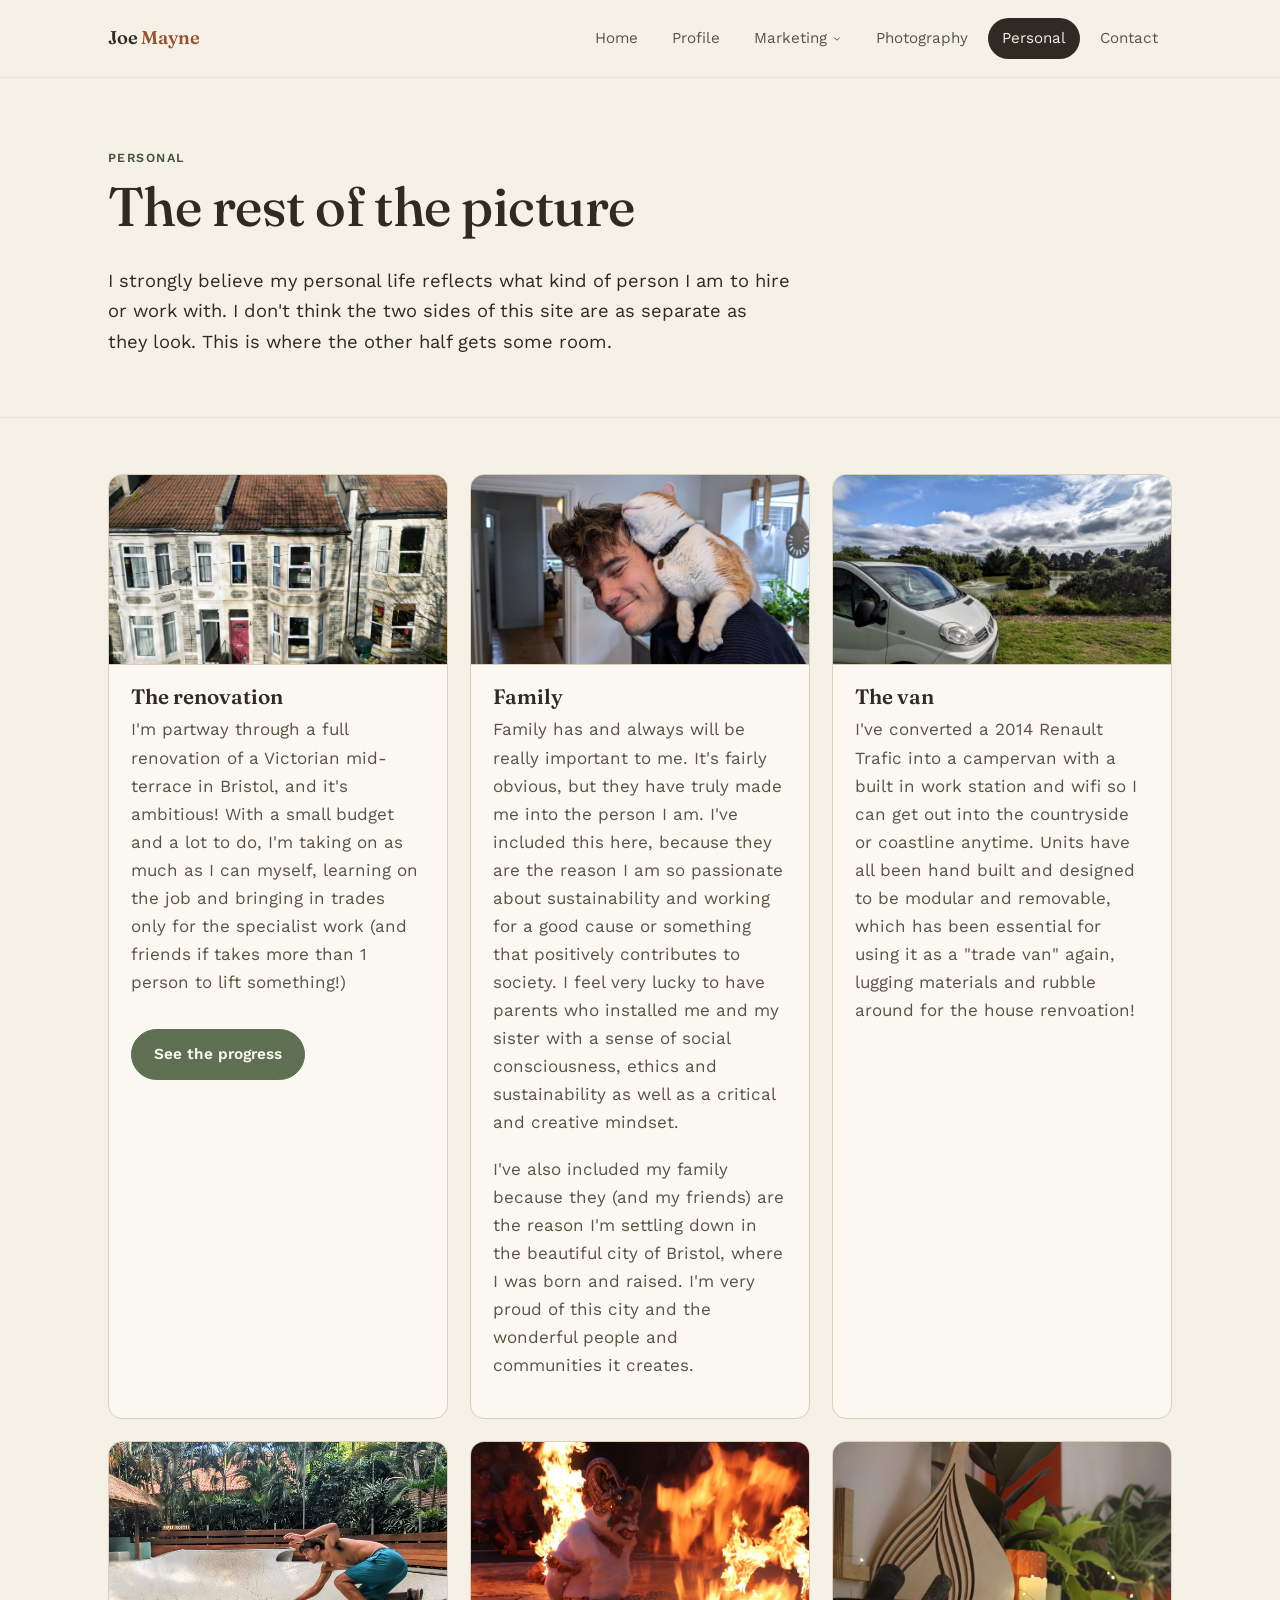
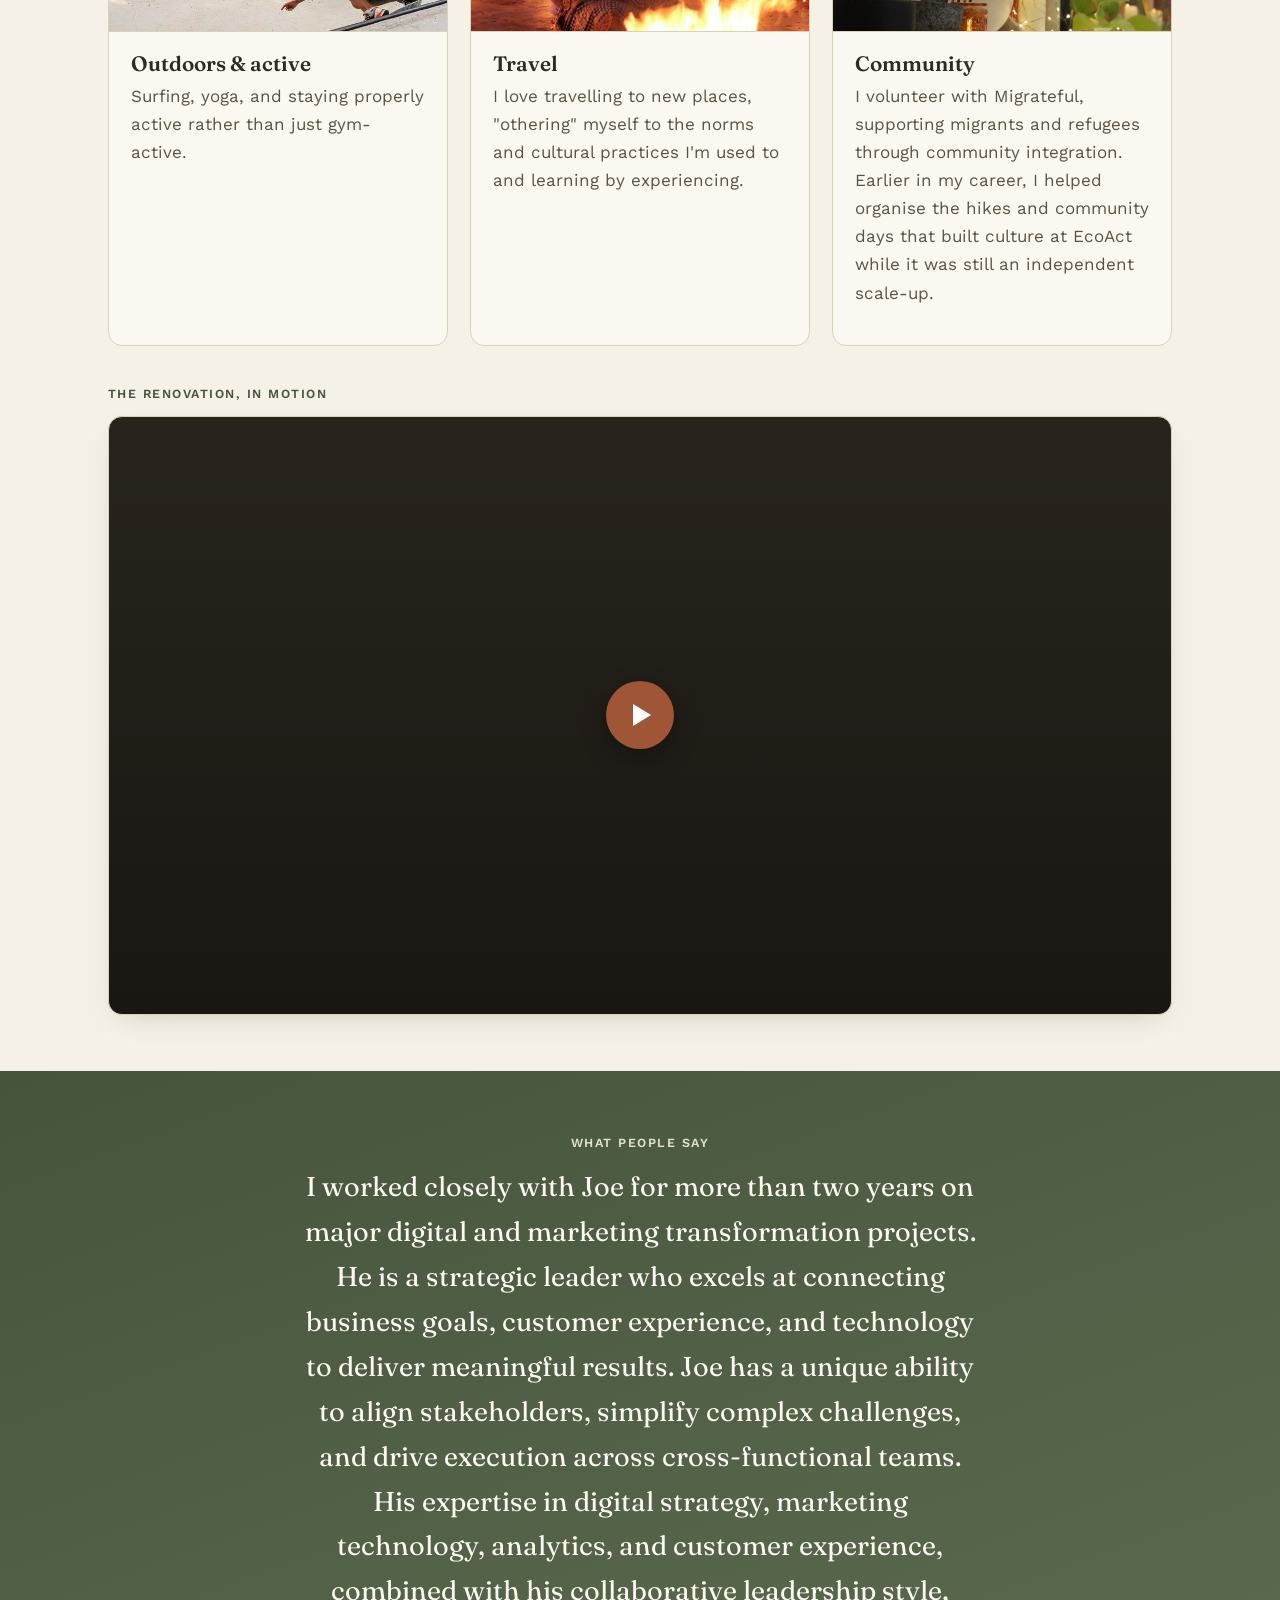
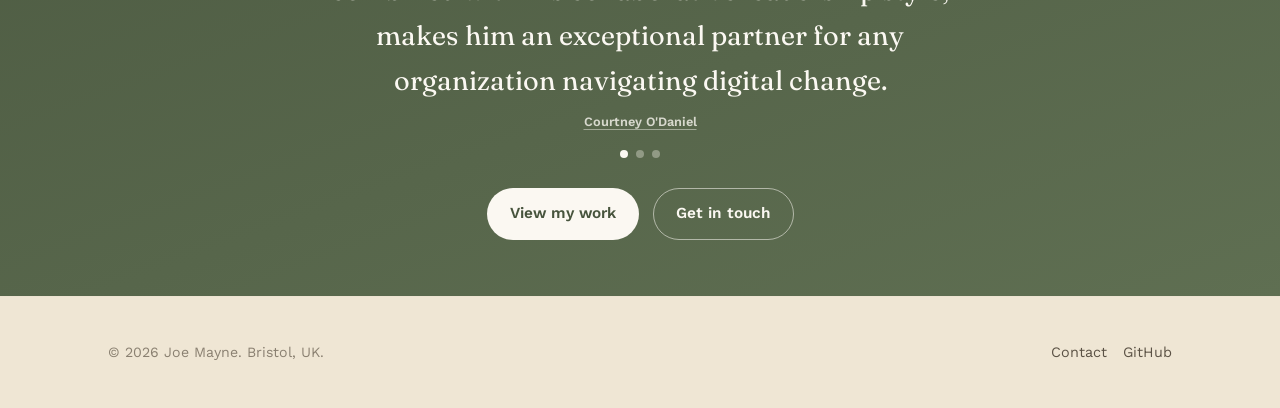
<file: personal.html>
<!doctype html>
<html lang="en">
<head>
<meta charset="UTF-8">
<meta name="viewport" content="width=device-width, initial-scale=1.0">
<title>Personal, Joe Mayne</title>
<meta name="description" content="The renovation, the van conversion, outdoors and active life, travel, social ethics and climate activism, music, and creative side-projects.">
<link rel="preconnect" href="https://fonts.googleapis.com">
<link rel="preconnect" href="https://fonts.gstatic.com" crossorigin>
<link href="https://fonts.googleapis.com/css2?family=Fraunces:opsz,wght@9..144,400;9..144,500;9..144,600&family=Work+Sans:wght@400;500;600;700&display=swap" rel="stylesheet">
<link rel="stylesheet" href="assets/css/styles.css">
</head>
<body>

<header class="site-header">
  <div class="nav">
    <a class="nav__brand" href="index.html">Joe <span>Mayne</span></a>
    <button class="nav__toggle" aria-expanded="false" aria-controls="nav-links">Menu</button>
    <ul class="nav__links" id="nav-links">
      <li><a href="index.html">Home</a></li>
      <li><a href="process.html">Profile</a></li>
      <li class="nav__dropdown">
        <button type="button" class="nav__dropdown-toggle" aria-haspopup="true" aria-expanded="false">
          Marketing
          <svg class="nav__dropdown-caret" width="10" height="10" viewBox="0 0 24 24" fill="none" aria-hidden="true"><path d="M6 9l6 6 6-6" stroke="currentColor" stroke-width="2.4" stroke-linecap="round" stroke-linejoin="round"/></svg>
        </button>
        <ul class="nav__dropdown-menu">
          <li><a href="strategy.html">Strategy</a></li>
          <li><a href="branding.html">Branding</a></li>
          <li><a href="creative-campaign-work.html">Creative &amp; Campaign</a></li>
          <li><a href="digital-tools.html">Digital Tools</a></li>
        </ul>
      </li>
      <li><a href="photography.html">Photography</a></li>
      <li><a href="personal.html" aria-current="page">Personal</a></li>
      <li><a href="contact.html">Contact</a></li>
    </ul>
  </div>
</header>

<main>

  <section class="page-header">
    <div class="container">
      <span class="eyebrow">Personal</span>
      <h1>The rest of the picture</h1>
      <p class="lede">I strongly believe my personal life reflects what kind of person I am to hire or work with.  I don't think the two sides of this site are as separate as they look. This is where the other half gets some room.</p>
    </div>
  </section>

  <section class="tight">
    <div class="container">
      <div class="grid grid--3">

        <div class="card">
          <div class="photo-fade" style="aspect-ratio:16/9;">
            <img class="photo-fade__img is-active" src="assets/images/personal/renovation/renovation-exterior.jpg" alt="Front exterior of the Victorian mid-terrace renovation project in Bristol">
            <img class="photo-fade__img" src="assets/images/personal/renovation/renovation-roof-frame.jpg" alt="The new rear extension roof, framed out with the steel beam in place">
            <img class="photo-fade__img" src="assets/images/personal/renovation/renovation-bay-window.jpg" alt="A bay window mid-installation, surrounded by exposed brick and stud framing">
          </div>
          <div class="card__body">
            <h3>The renovation</h3>
            <p>I'm partway through a full renovation of a Victorian mid-terrace in Bristol, and it's ambitious! With a small budget and a lot to do, I'm taking on as much as I can myself, learning on the job and bringing in trades only for the specialist work (and friends if takes more than 1 person to lift something!)</p>
            <a class="btn btn--accent" href="#renovation-video" style="margin-top:14px;">See the progress</a>
          </div>
        </div>

        <div class="card">
          <div class="photo-fade" style="aspect-ratio:16/9;">
            <img class="photo-fade__img is-active" src="assets/images/personal/family/family-cat-nora.jpg" alt="Nora the cat resting on Joe's shoulder">
            <img class="photo-fade__img" src="assets/images/personal/family/nora.jpg" alt="Nora">
          </div>
          <div class="card__body">
            <h3>Family</h3>
            <p>Family has and always will be really important to me. It's fairly obvious, but they have truly made me into the person I am. I've included this here, because they are the reason I am so passionate about sustainability and working for a good cause or something that positively contributes to society. I feel very lucky to have parents who installed me and my sister with a sense of social consciousness, ethics and sustainability as well as a critical and creative mindset.</p>
            <p>I've also included my family because they (and my friends) are the reason I'm settling down in the beautiful city of Bristol, where I was born and raised. I'm very proud of this city and the wonderful people and communities it creates.</p>
          </div>
        </div>

        <div class="card">
          <div class="photo-fade" style="aspect-ratio:16/9;">
            <img class="photo-fade__img is-active" src="assets/images/personal/van/van-pond.jpg" alt="Joe's 2014 Renault Trafic campervan conversion parked by a pond with a fountain">
            <img class="photo-fade__img" src="assets/images/personal/van/van-exterior-conversion.jpg" alt="The van mid-conversion, parked on a Bristol street with taped-up windows">
          </div>
          <div class="card__body">
            <h3>The van</h3>
            <p>I've converted a 2014 Renault Trafic into a campervan with a built in work station and wifi so I can get out into the countryside or coastline anytime. Units have all been hand built and designed to be modular and removable, which has been essential for using it as a "trade van" again, lugging materials and rubble around for the house renvoation!</p>
          </div>
        </div>

        <div class="card">
          <div class="photo-fade" style="aspect-ratio:16/9;">
            <img class="photo-fade__img" src="assets/images/personal/outdoors/sw-7525.jpg" alt="Joe lying on his surfboard giving a peace sign">
            <img class="photo-fade__img is-active" src="assets/images/personal/outdoors/outdoors-skateboard-bowl.jpg" alt="Joe skating a bowl at a hostel skate park">
          </div>
          <div class="card__body">
            <h3>Outdoors &amp; active</h3>
            <p>Surfing, yoga, and staying properly active rather than just gym-active.</p>
          </div>
        </div>

        <div class="card">
          <div class="photo-fade" style="aspect-ratio:16/9;">
            <img class="photo-fade__img" src="assets/images/personal/travel/bali-dancer.jpg" alt="A traditional Balinese dancer in costume, mid-performance">
            <img class="photo-fade__img is-active" src="assets/images/personal/travel/travel-bali-fire-dance.jpg" alt="A Balinese Kecak fire dance performance at night">
            <img class="photo-fade__img" src="assets/images/personal/travel/travel-beijing-temple-of-heaven.jpg" alt="The Temple of Heaven in Beijing, framed by pine branches">
            <img class="photo-fade__img" src="assets/images/personal/travel/travel-vietnam-terraces-river.jpg" alt="Terraced hillsides either side of a river in Vietnam">
            <img class="photo-fade__img" src="assets/images/personal/travel/travel-coastal-cliffs-sunset.jpg" alt="Coastal cliffs at sunset, waves breaking below">
          </div>
          <div class="card__body">
            <h3>Travel</h3>
            <p>I love travelling to new places, "othering" myself to the norms and cultural practices I'm used to and learning by experiencing.</p>
          </div>
        </div>

        <div class="card">
          <div class="photo-fade" style="aspect-ratio:16/9;">
            <img class="photo-fade__img is-active" src="assets/images/personal/community/community-migrateful-flame-decor.jpg" alt="The Migrateful flame logo, cut from wood, on display among plants and candles">
            <img class="photo-fade__img" src="assets/images/personal/community/community-migrateful-sign.jpg" alt="A wooden MIGRATEFUL sign on a shelf, lit by fairy lights">
            <img class="photo-fade__img" src="assets/images/personal/community/community-migrateful-team.jpg" alt="Migrateful chef Hannah with two others at a cookery class event">
          </div>
          <div class="card__body">
            <h3>Community</h3>
            <p>I volunteer with Migrateful, supporting migrants and refugees through community integration. Earlier in my career, I helped organise the hikes and community days that built culture at EcoAct while it was still an independent scale-up.</p>
          </div>
        </div>

      </div>

      <div id="renovation-video" style="margin-top:32px;">
        <span class="eyebrow">The renovation, in motion</span>
        <div class="video-embed" data-youtube="IoKVDI5pFv8" data-title="The renovation, progress video">
          <div class="video-embed__thumb" style="background-image:url('https://img.youtube.com/vi/IoKVDI5pFv8/hqdefault.jpg');">
            <span class="video-embed__play" aria-hidden="true"></span>
          </div>
        </div>
      </div>
    </div>
  </section>

  <!-- "Social ethics & climate change" and "Creative side-projects"
       sections hidden for now, per Joe's request — content left in
       place (just commented out) so it's a one-line uncomment to
       bring back rather than a rebuild.
  <section class="tight">
    <div class="container container--narrow">
      <span class="eyebrow">Social ethics &amp; climate change</span>
      <h2>Why this sector, not just this job</h2>
      <p>Sustainability isn't a professional pose for me; I was raised around it, and it's a big part of why I've built a career in this sector.</p>
    </div>
  </section>

  <section class="tight">
    <div class="container container--narrow">
      <span class="eyebrow">Creative side-projects</span>
      <h2>Motion graphics, for the fun of it</h2>
      <p>After Effects and motion graphics were a personal interest of mine long before they became part of my job, and I still enjoy building templates, lower thirds and stings just for the fun of it. </p>
      <div class="video-embed" data-youtube="" data-title="Motion graphics reel">
        <div class="video-embed__thumb">
          <span class="video-embed__play" aria-hidden="true"></span>
        </div>
      </div>
      <p class="video-embed__caption needs-input">Needs your input: add a motion graphics clip (YouTube link or a file in assets/video/)</p>
    </div>
  </section>
  -->


  <!-- =========================================================
       QUOTE BAND — repeated at the bottom of every page, right
       before the footer, in the same distinct moss-deep treatment
       each time (see .quote-band in styles.css) so it reads as one
       consistent, recognisable closing section site-wide. Same
       markup/ids as index.html's copy — see "quote carousel" in
       site.js for the logic (id-scoped, fine since each page only
       ever has this one instance).
       ========================================================= -->
  <section class="tight quote-band">
    <div class="container container--narrow" style="text-align:center;">
      <span class="eyebrow">What people say</span>
      <div class="quote-carousel" id="quoteCarousel">
        <blockquote class="quote-carousel__item is-active">I worked closely with Joe for more than two years on major digital and marketing transformation projects. He is a strategic leader who excels at connecting business goals, customer experience, and technology to deliver meaningful results. Joe has a unique ability to align stakeholders, simplify complex challenges, and drive execution across cross-functional teams. His expertise in digital strategy, marketing technology, analytics, and customer experience, combined with his collaborative leadership style, makes him an exceptional partner for any organization navigating digital change.<cite><a href="https://www.linkedin.com/in/courtneyodaniel/" target="_blank" rel="noopener">Courtney O'Daniel</a></cite></blockquote>
        <blockquote class="quote-carousel__item">Joe is a rare find, both creatively gifted and analytical. While some marketers are happy to repeat the same playbook, Joe looks at the data and finds opportunities to truly improve performance. He is curious and will not settle for mediocre results. He is also digitally savvy and able to move quickly at the pace required in the AI era.<cite><a href="https://www.linkedin.com/in/sarahjgregg/" target="_blank" rel="noopener">Sarah Gregg</a></cite></blockquote>
        <blockquote class="quote-carousel__item">I've worked with Joe for more than six years across 4 different brands and can confidently say that he is a true all-in-one marketing specialist, combining expertise in strategy, marketing technology, digital campaigns, and creative design. His unique vision and marketing insights have been invaluable across a wide range of projects - no matter the industry, scope, or challenge, he brings fresh thinking and undeniable positive impact.<cite><a href="https://www.linkedin.com/in/larsonkai/" target="_blank" rel="noopener">Kai Larson</a></cite></blockquote>
      </div>
      <div class="quote-carousel__dots" id="quoteDots" aria-hidden="true"></div>
      <div class="btn-row" style="justify-content:center;">
        <a class="btn btn--primary" href="strategy.html">View my work</a>
        <a class="btn btn--ghost" href="contact.html">Get in touch</a>
      </div>
    </div>
  </section>

</main>

<footer class="site-footer">
  <div class="container">
    <small>© 2026 Joe Mayne. Bristol, UK.</small>
    <nav>
      <a href="contact.html">Contact</a>
      <a href="https://github.com/JCM1886" target="_blank" rel="noopener">GitHub</a>
    </nav>
  </div>
</footer>

<script src="assets/js/site.js"></script>
</body>
</html>
</file>
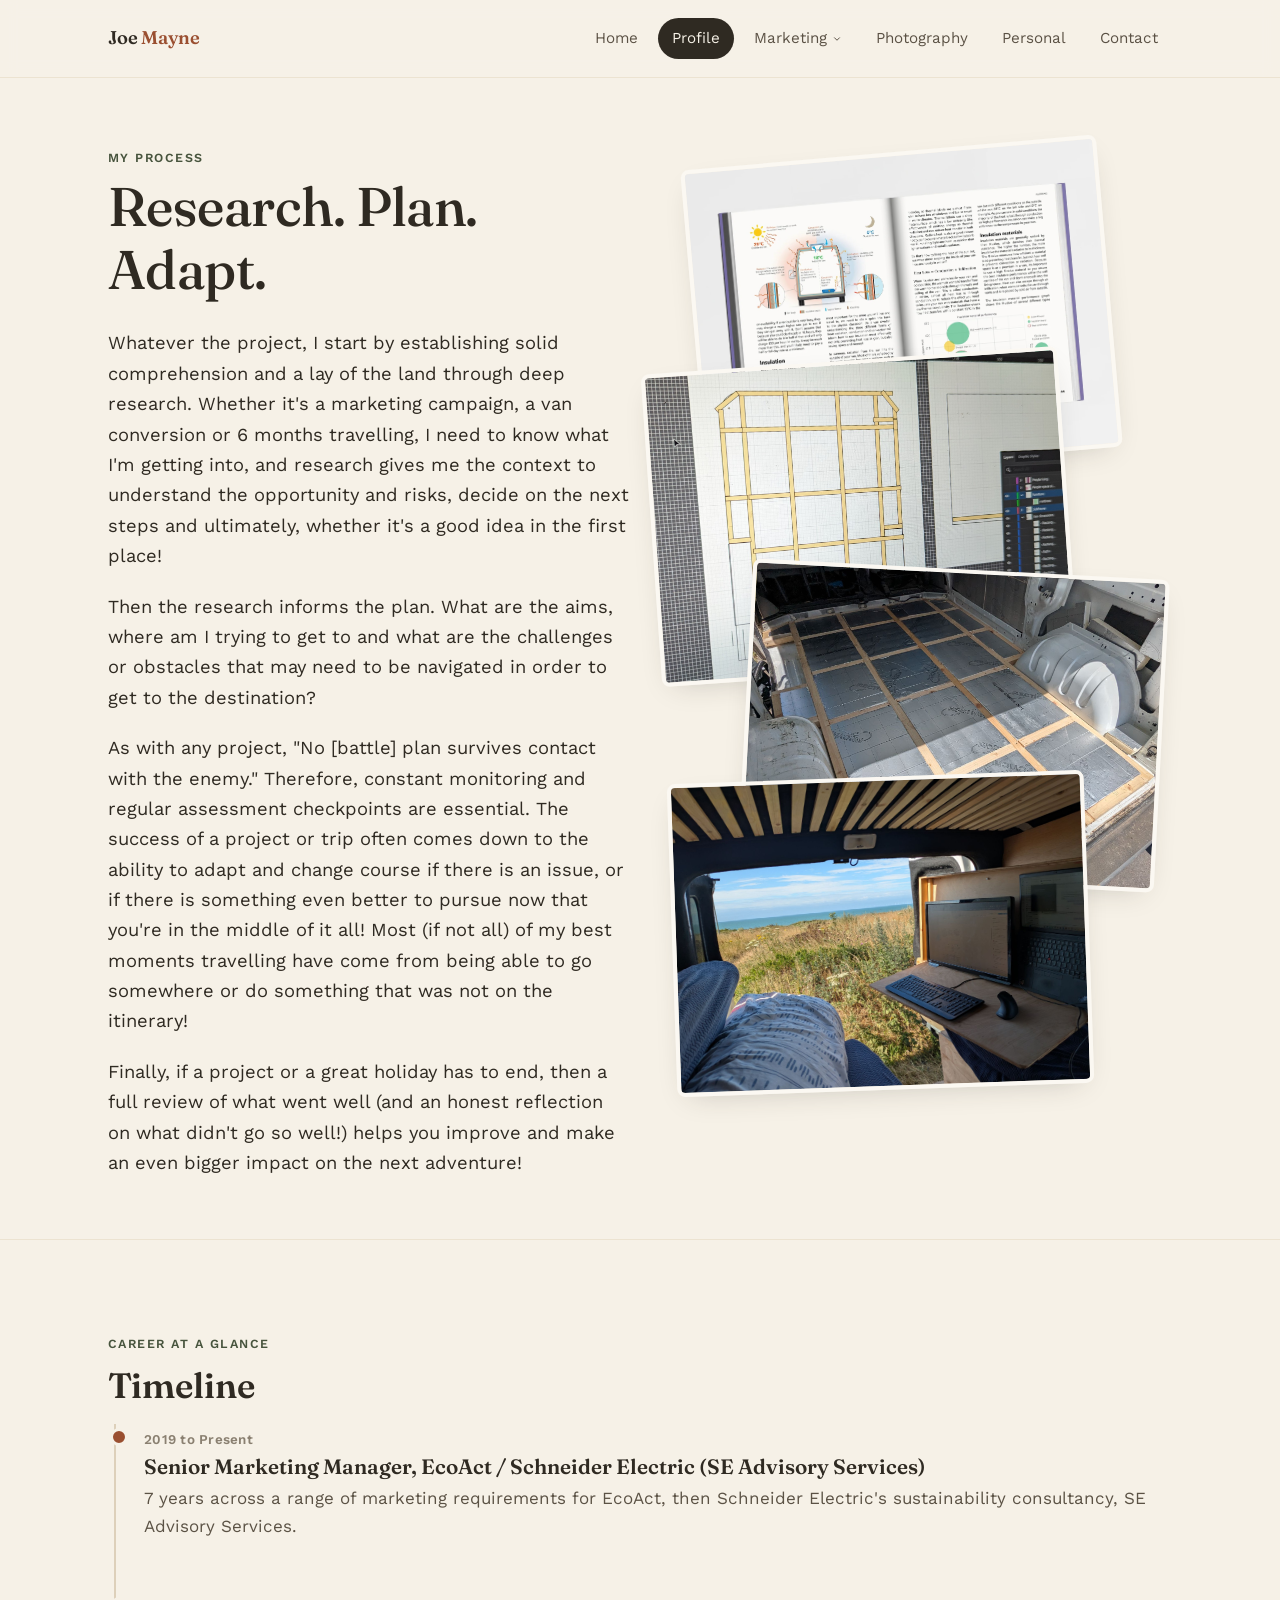
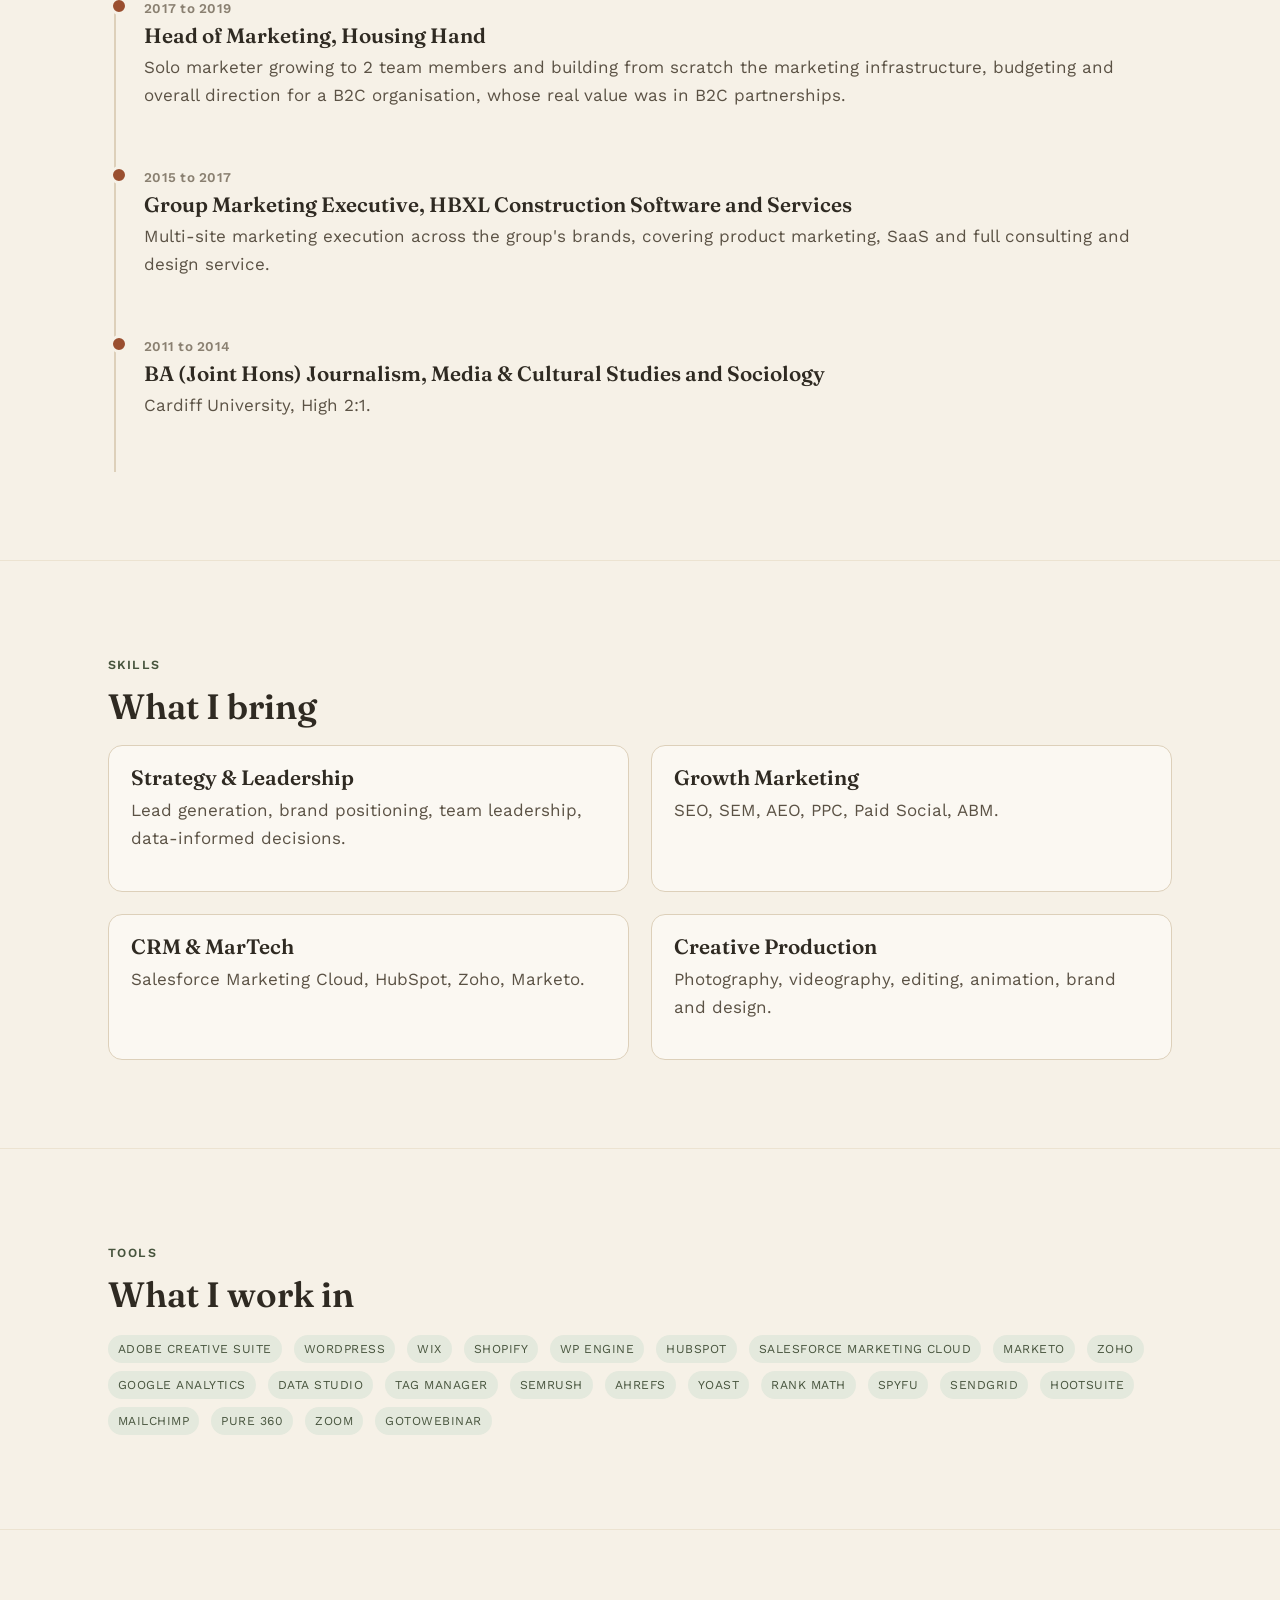
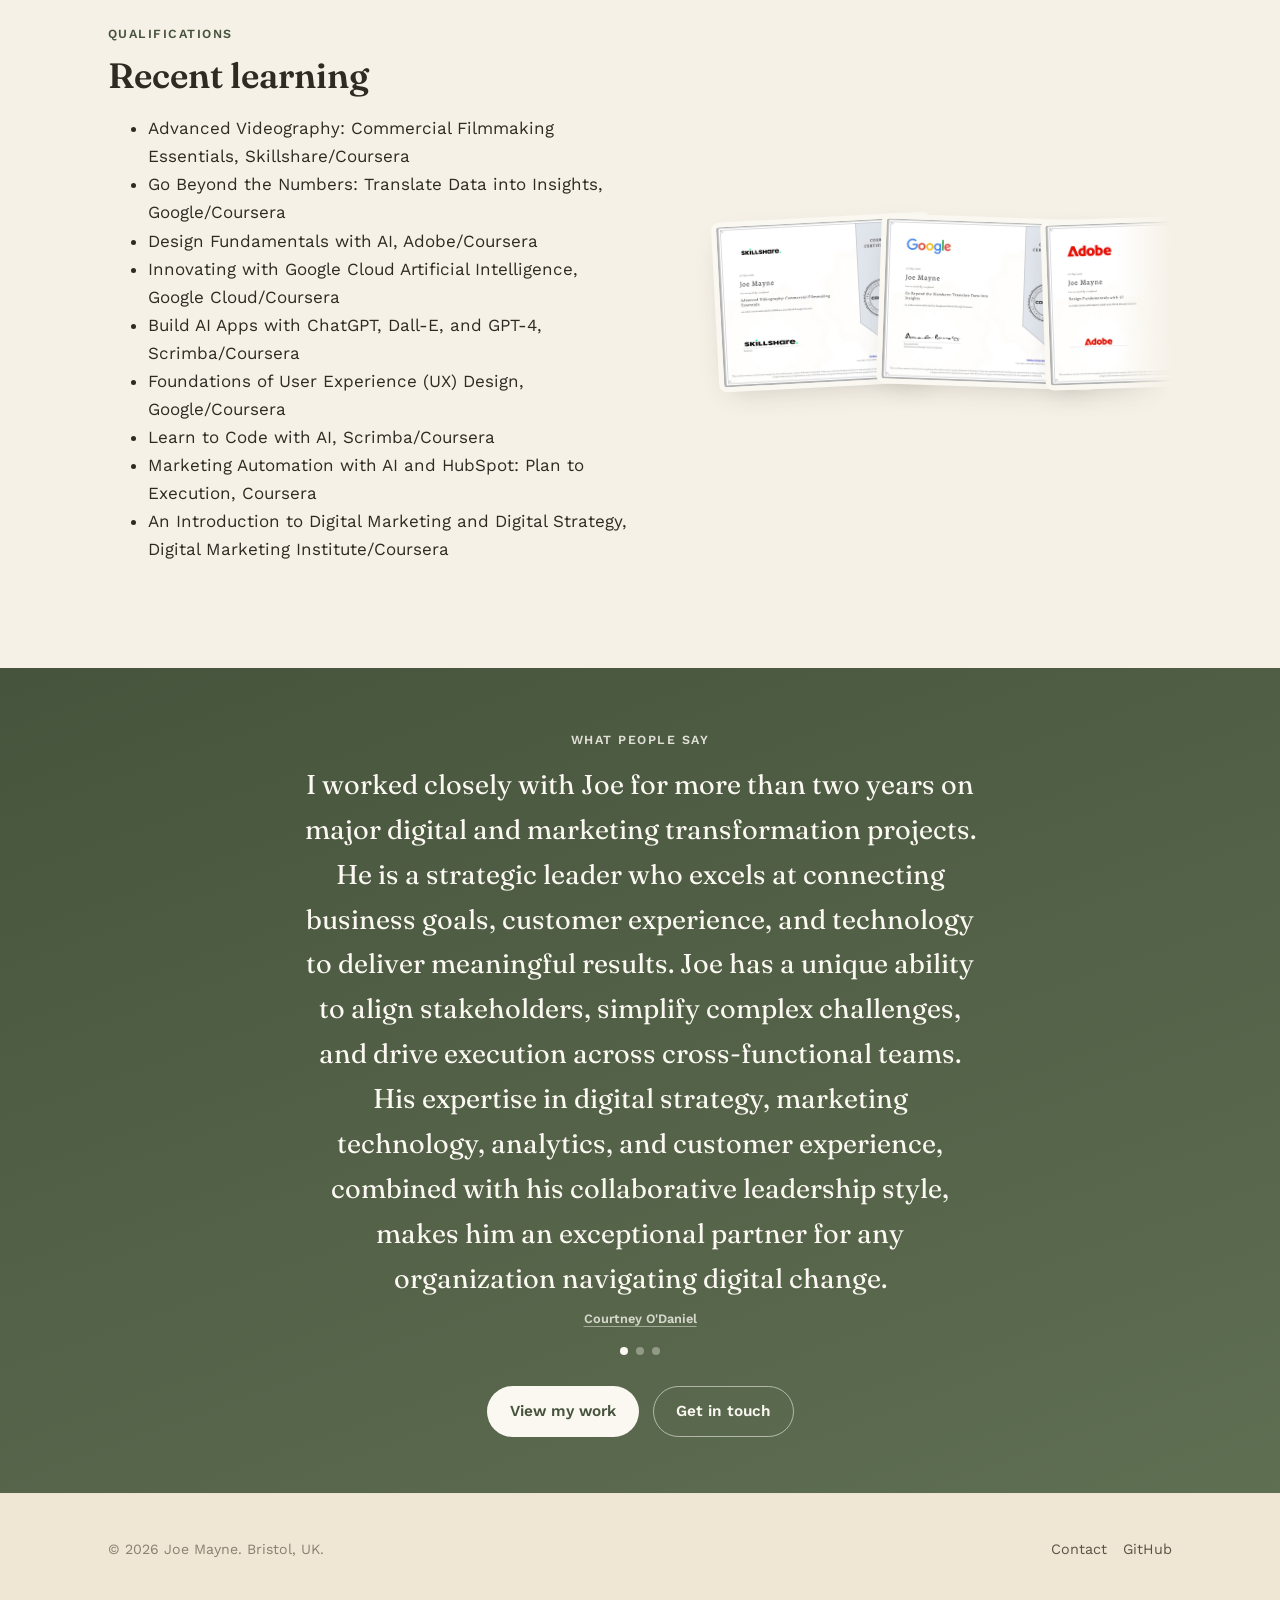
<file: process.html>
<!doctype html>
<html lang="en">
<head>
<meta charset="UTF-8">
<meta name="viewport" content="width=device-width, initial-scale=1.0">
<title>Profile, Joe Mayne</title>
<meta name="description" content="Joe Mayne's profile: how he works (research, plan, adapt) plus career timeline, skills, tools and qualifications.">
<link rel="preconnect" href="https://fonts.googleapis.com">
<link rel="preconnect" href="https://fonts.gstatic.com" crossorigin>
<link href="https://fonts.googleapis.com/css2?family=Fraunces:opsz,wght@9..144,400;9..144,500;9..144,600&family=Work+Sans:wght@400;500;600;700&display=swap" rel="stylesheet">
<link rel="stylesheet" href="assets/css/styles.css">
</head>
<body>

<header class="site-header">
  <div class="nav">
    <a class="nav__brand" href="index.html">Joe <span>Mayne</span></a>
    <button class="nav__toggle" aria-expanded="false" aria-controls="nav-links">Menu</button>
    <ul class="nav__links" id="nav-links">
      <li><a href="index.html">Home</a></li>
      <li><a href="process.html" aria-current="page">Profile</a></li>
      <li class="nav__dropdown">
        <button type="button" class="nav__dropdown-toggle" aria-haspopup="true" aria-expanded="false">
          Marketing
          <svg class="nav__dropdown-caret" width="10" height="10" viewBox="0 0 24 24" fill="none" aria-hidden="true"><path d="M6 9l6 6 6-6" stroke="currentColor" stroke-width="2.4" stroke-linecap="round" stroke-linejoin="round"/></svg>
        </button>
        <ul class="nav__dropdown-menu">
          <li><a href="strategy.html">Strategy</a></li>
          <li><a href="branding.html">Branding</a></li>
          <li><a href="creative-campaign-work.html">Creative &amp; Campaign</a></li>
          <li><a href="digital-tools.html">Digital Tools</a></li>
        </ul>
      </li>
      <li><a href="photography.html">Photography</a></li>
      <li><a href="personal.html">Personal</a></li>
      <li><a href="contact.html">Contact</a></li>
    </ul>
  </div>
</header>

<main>

  <section class="page-header">
    <div class="container grid grid--2" style="align-items:start;">
      <div>
        <span class="eyebrow">My Process</span>
        <h1>Research. Plan. Adapt.</h1>
        <p class="lede">Whatever the project, I start by establishing solid comprehension and a lay of the land through deep research. Whether it's a marketing campaign, a van conversion or 6 months travelling, I need to know what I'm getting into, and research gives me the context to understand the opportunity and risks, decide on the next steps and ultimately, whether it's a good idea in the first place!</p>
        <p class="lede">Then the research informs the plan. What are the aims, where am I trying to get to and what are the challenges or obstacles that may need to be navigated in order to get to the destination?</p>
        <p class="lede">As with any project, "No [battle] plan survives contact with the enemy." Therefore, constant monitoring and regular assessment checkpoints are essential. The success of a project or trip often comes down to the ability to adapt and change course if there is an issue, or if there is something even better to pursue now that you're in the middle of it all! Most (if not all) of my best moments travelling have come from being able to go somewhere or do something that was not on the itinerary!</p>
        <p class="lede">Finally, if a project or a great holiday has to end, then a full review of what went well (and an honest reflection on what didn't go so well!) helps you improve and make an even bigger impact on the next adventure!</p>
      </div>
      <div class="photo-stack">
        <img class="photo-stack__img" style="--pile-x:8%; --pile-rot:-5deg;" src="assets/images/personal/van/van-conversion-bible.jpg" alt="A van conversion reference book, open to a page on insulation">
        <img class="photo-stack__img" style="--pile-x:0%; --pile-rot:-4deg;" src="assets/images/personal/van/van-floor-plan.jpg" alt="Van conversion floor layout plan, laid out in Illustrator">
        <img class="photo-stack__img" style="--pile-x:18%; --pile-rot:3deg;" src="assets/images/personal/van/van-subframe-insulation.jpg" alt="The van's insulated and framed-out subfloor, built to that layout plan">
        <img class="photo-stack__img" style="--pile-x:4%; --pile-rot:-2deg;" src="assets/images/personal/van/van-workstation-coast.jpg" alt="The finished workstation, set up with a sea view">
      </div>
    </div>
  </section>

  <!-- Showreel section hidden for now, per Joe's request — content
       left in place (just commented out) so it's a one-line uncomment
       to bring back rather than a rebuild.
  <section class="tight">
    <div class="container container--narrow">
      <span class="eyebrow">Showreel</span>
      <h2>A quick look at the creative side</h2>
      <p>Drop a YouTube ID into the <code>data-youtube</code> attribute below, or point <code>data-src</code> at a file in <code>assets/video/</code>, to wire this up to a real reel.</p>
      <div class="video-embed" data-youtube="" data-title="Joe Mayne showreel">
        <div class="video-embed__thumb">
          <span class="video-embed__play" aria-hidden="true"></span>
        </div>
      </div>
      <p class="video-embed__caption needs-input">Needs your input: add a showreel (YouTube link or a file in assets/video/)</p>
    </div>
  </section>
  -->

  <section>
    <div class="container">
      <span class="eyebrow">Career at a glance</span>
      <h2>Timeline</h2>
      <div class="timeline">
        <div class="timeline__item">
          <span class="timeline__date">2019 to Present</span>
          <h3>Senior Marketing Manager, EcoAct / Schneider Electric (SE Advisory Services)</h3>
          <p>7 years across a range of marketing requirements for EcoAct, then Schneider Electric's sustainability consultancy, SE Advisory Services.</p>
        </div>
        <div class="timeline__item">
          <span class="timeline__date">2017 to 2019</span>
          <h3>Head of Marketing, Housing Hand</h3>
          <p>Solo marketer growing to 2 team members and building from scratch the marketing infrastructure, budgeting and overall direction for a B2C organisation, whose real value was in B2C partnerships.</p>
        </div>
        <div class="timeline__item">
          <span class="timeline__date">2015 to 2017</span>
          <h3>Group Marketing Executive, HBXL Construction Software and Services</h3>
          <p>Multi-site marketing execution across the group's brands, covering product marketing, SaaS and full consulting and design service.</p>
        </div>
        <div class="timeline__item">
          <span class="timeline__date">2011 to 2014</span>
          <h3>BA (Joint Hons) Journalism, Media &amp; Cultural Studies and Sociology</h3>
          <p>Cardiff University, High 2:1.</p>
        </div>
      </div>
    </div>
  </section>

  <section>
    <div class="container">
      <span class="eyebrow">Skills</span>
      <h2>What I bring</h2>
      <div class="grid grid--2">
        <div class="card card--pop">
          <div class="card__body">
            <h3>Strategy &amp; Leadership</h3>
            <p>Lead generation, brand positioning, team leadership, data-informed decisions.</p>
          </div>
        </div>
        <div class="card card--pop">
          <div class="card__body">
            <h3>Growth Marketing</h3>
            <p>SEO, SEM, AEO, PPC, Paid Social, ABM.</p>
          </div>
        </div>
        <div class="card card--pop">
          <div class="card__body">
            <h3>CRM &amp; MarTech</h3>
            <p>Salesforce Marketing Cloud, HubSpot, Zoho, Marketo.</p>
          </div>
        </div>
        <div class="card card--pop">
          <div class="card__body">
            <h3>Creative Production</h3>
            <p>Photography, videography, editing, animation, brand and design.</p>
          </div>
        </div>
      </div>
    </div>
  </section>

  <section>
    <div class="container">
      <span class="eyebrow">Tools</span>
      <h2>What I work in</h2>
      <div>
        <span class="tag">Adobe Creative Suite</span>
        <span class="tag">WordPress</span>
        <span class="tag">Wix</span>
        <span class="tag">Shopify</span>
        <span class="tag">WP Engine</span>
        <span class="tag">HubSpot</span>
        <span class="tag">Salesforce Marketing Cloud</span>
        <span class="tag">Marketo</span>
        <span class="tag">Zoho</span>
        <span class="tag">Google Analytics</span>
        <span class="tag">Data Studio</span>
        <span class="tag">Tag Manager</span>
        <span class="tag">Semrush</span>
        <span class="tag">Ahrefs</span>
        <span class="tag">Yoast</span>
        <span class="tag">Rank Math</span>
        <span class="tag">SpyFu</span>
        <span class="tag">SendGrid</span>
        <span class="tag">Hootsuite</span>
        <span class="tag">MailChimp</span>
        <span class="tag">Pure 360</span>
        <span class="tag">Zoom</span>
        <span class="tag">GoToWebinar</span>
      </div>
    </div>
  </section>

  <!-- =========================================================
       QUALIFICATIONS — text list + overlapping certificate scroller
       Each card links straight to the real PDF certificate (opens in
       a new tab, browser's native PDF viewer) rather than an in-page
       PDF embed — simplest, most robust way to "show the PDF". Drag
       to scroll on desktop (mouse) or swipe on touch; native scroll
       still works too. See "qualifications scroller" in site.js. -->
  <section>
    <div class="container">
      <div class="grid grid--2" style="align-items:center;">
        <div>
          <span class="eyebrow">Qualifications</span>
          <h2>Recent learning</h2>
          <ul>
            <li>Advanced Videography: Commercial Filmmaking Essentials, Skillshare/Coursera</li>
            <li>Go Beyond the Numbers: Translate Data into Insights, Google/Coursera</li>
            <li>Design Fundamentals with AI, Adobe/Coursera</li>
            <li>Innovating with Google Cloud Artificial Intelligence, Google Cloud/Coursera</li>
            <li>Build AI Apps with ChatGPT, Dall-E, and GPT-4, Scrimba/Coursera</li>
            <li>Foundations of User Experience (UX) Design, Google/Coursera</li>
            <li>Learn to Code with AI, Scrimba/Coursera</li>
            <li>Marketing Automation with AI and HubSpot: Plan to Execution, Coursera</li>
            <li>An Introduction to Digital Marketing and Digital Strategy, Digital Marketing Institute/Coursera</li>
          </ul>
        </div>
        <div class="cert-scroller-wrap">
          <div class="cert-scroller" id="certScroller">
            <a class="cert-card" draggable="false" style="--rot:-3deg;" href="assets/documents/qualifications/advanced-videography-commercial-filmmaking.pdf" target="_blank" rel="noopener">
              <img src="assets/images/qualifications/advanced-videography-commercial-filmmaking.jpg" alt="Advanced Videography: Commercial Filmmaking Essentials certificate (opens the PDF)" draggable="false">
            </a>
            <a class="cert-card" draggable="false" style="--rot:2deg;" href="assets/documents/qualifications/go-beyond-the-numbers-data-insights.pdf" target="_blank" rel="noopener">
              <img src="assets/images/qualifications/go-beyond-the-numbers-data-insights.jpg" alt="Go Beyond the Numbers: Translate Data into Insights certificate (opens the PDF)" draggable="false">
            </a>
            <a class="cert-card" draggable="false" style="--rot:-2deg;" href="assets/documents/qualifications/design-fundamentals-with-ai.pdf" target="_blank" rel="noopener">
              <img src="assets/images/qualifications/design-fundamentals-with-ai.jpg" alt="Design Fundamentals with AI certificate (opens the PDF)" draggable="false">
            </a>
            <a class="cert-card" draggable="false" style="--rot:3deg;" href="assets/documents/qualifications/innovating-with-google-cloud-ai.pdf" target="_blank" rel="noopener">
              <img src="assets/images/qualifications/innovating-with-google-cloud-ai.jpg" alt="Innovating with Google Cloud Artificial Intelligence certificate (opens the PDF)" draggable="false">
            </a>
            <a class="cert-card" draggable="false" style="--rot:-3deg;" href="assets/documents/qualifications/build-ai-apps-chatgpt-dalle-gpt4.pdf" target="_blank" rel="noopener">
              <img src="assets/images/qualifications/build-ai-apps-chatgpt-dalle-gpt4.jpg" alt="Build AI Apps with ChatGPT, Dall-E, and GPT-4 certificate (opens the PDF)" draggable="false">
            </a>
            <a class="cert-card" draggable="false" style="--rot:2deg;" href="assets/documents/qualifications/foundations-of-ux-design.pdf" target="_blank" rel="noopener">
              <img src="assets/images/qualifications/foundations-of-ux-design.jpg" alt="Foundations of User Experience (UX) Design certificate (opens the PDF)" draggable="false">
            </a>
            <a class="cert-card" draggable="false" style="--rot:-2deg;" href="assets/documents/qualifications/learn-to-code-with-ai.pdf" target="_blank" rel="noopener">
              <img src="assets/images/qualifications/learn-to-code-with-ai.jpg" alt="Learn to Code with AI certificate (opens the PDF)" draggable="false">
            </a>
            <a class="cert-card" draggable="false" style="--rot:3deg;" href="assets/documents/qualifications/marketing-automation-ai-hubspot.pdf" target="_blank" rel="noopener">
              <img src="assets/images/qualifications/marketing-automation-ai-hubspot.jpg" alt="Marketing Automation with AI and HubSpot: Plan to Execution certificate (opens the PDF)" draggable="false">
            </a>
            <a class="cert-card" draggable="false" style="--rot:-3deg;" href="assets/documents/qualifications/intro-to-digital-marketing-strategy.pdf" target="_blank" rel="noopener">
              <img src="assets/images/qualifications/intro-to-digital-marketing-strategy.jpg" alt="An Introduction to Digital Marketing and Digital Strategy certificate (opens the PDF)" draggable="false">
            </a>
          </div>
          <!-- Feathered edges: hint that the gallery keeps going past
               the visible strip, rather than an abrupt hard cut. Pure
               decoration (pointer-events:none), so dragging the strip
               underneath still works fine. -->
          <div class="cert-scroller__fade cert-scroller__fade--left" aria-hidden="true"></div>
          <div class="cert-scroller__fade cert-scroller__fade--right" aria-hidden="true"></div>
        </div>
      </div>
    </div>
  </section>

  <!-- =========================================================
       QUOTE BAND — repeated at the bottom of every page, right
       before the footer, in the same distinct moss-deep treatment
       each time (see .quote-band in styles.css) so it reads as one
       consistent, recognisable closing section site-wide. Same
       markup/ids as index.html's copy — see "quote carousel" in
       site.js for the logic (id-scoped, fine since each page only
       ever has this one instance).
       ========================================================= -->
  <section class="tight quote-band">
    <div class="container container--narrow" style="text-align:center;">
      <span class="eyebrow">What people say</span>
      <div class="quote-carousel" id="quoteCarousel">
        <blockquote class="quote-carousel__item is-active">I worked closely with Joe for more than two years on major digital and marketing transformation projects. He is a strategic leader who excels at connecting business goals, customer experience, and technology to deliver meaningful results. Joe has a unique ability to align stakeholders, simplify complex challenges, and drive execution across cross-functional teams. His expertise in digital strategy, marketing technology, analytics, and customer experience, combined with his collaborative leadership style, makes him an exceptional partner for any organization navigating digital change.<cite><a href="https://www.linkedin.com/in/courtneyodaniel/" target="_blank" rel="noopener">Courtney O'Daniel</a></cite></blockquote>
        <blockquote class="quote-carousel__item">Joe is a rare find, both creatively gifted and analytical. While some marketers are happy to repeat the same playbook, Joe looks at the data and finds opportunities to truly improve performance. He is curious and will not settle for mediocre results. He is also digitally savvy and able to move quickly at the pace required in the AI era.<cite><a href="https://www.linkedin.com/in/sarahjgregg/" target="_blank" rel="noopener">Sarah Gregg</a></cite></blockquote>
        <blockquote class="quote-carousel__item">I've worked with Joe for more than six years across 4 different brands and can confidently say that he is a true all-in-one marketing specialist, combining expertise in strategy, marketing technology, digital campaigns, and creative design. His unique vision and marketing insights have been invaluable across a wide range of projects - no matter the industry, scope, or challenge, he brings fresh thinking and undeniable positive impact.<cite><a href="https://www.linkedin.com/in/larsonkai/" target="_blank" rel="noopener">Kai Larson</a></cite></blockquote>
      </div>
      <div class="quote-carousel__dots" id="quoteDots" aria-hidden="true"></div>
      <div class="btn-row" style="justify-content:center;">
        <a class="btn btn--primary" href="strategy.html">View my work</a>
        <a class="btn btn--ghost" href="contact.html">Get in touch</a>
      </div>
    </div>
  </section>

</main>

<footer class="site-footer">
  <div class="container">
    <small>© 2026 Joe Mayne. Bristol, UK.</small>
    <nav>
      <a href="contact.html">Contact</a>
      <a href="https://github.com/JCM1886" target="_blank" rel="noopener">GitHub</a>
    </nav>
  </div>
</footer>

<script src="assets/js/site.js"></script>
</body>
</html>
</file>
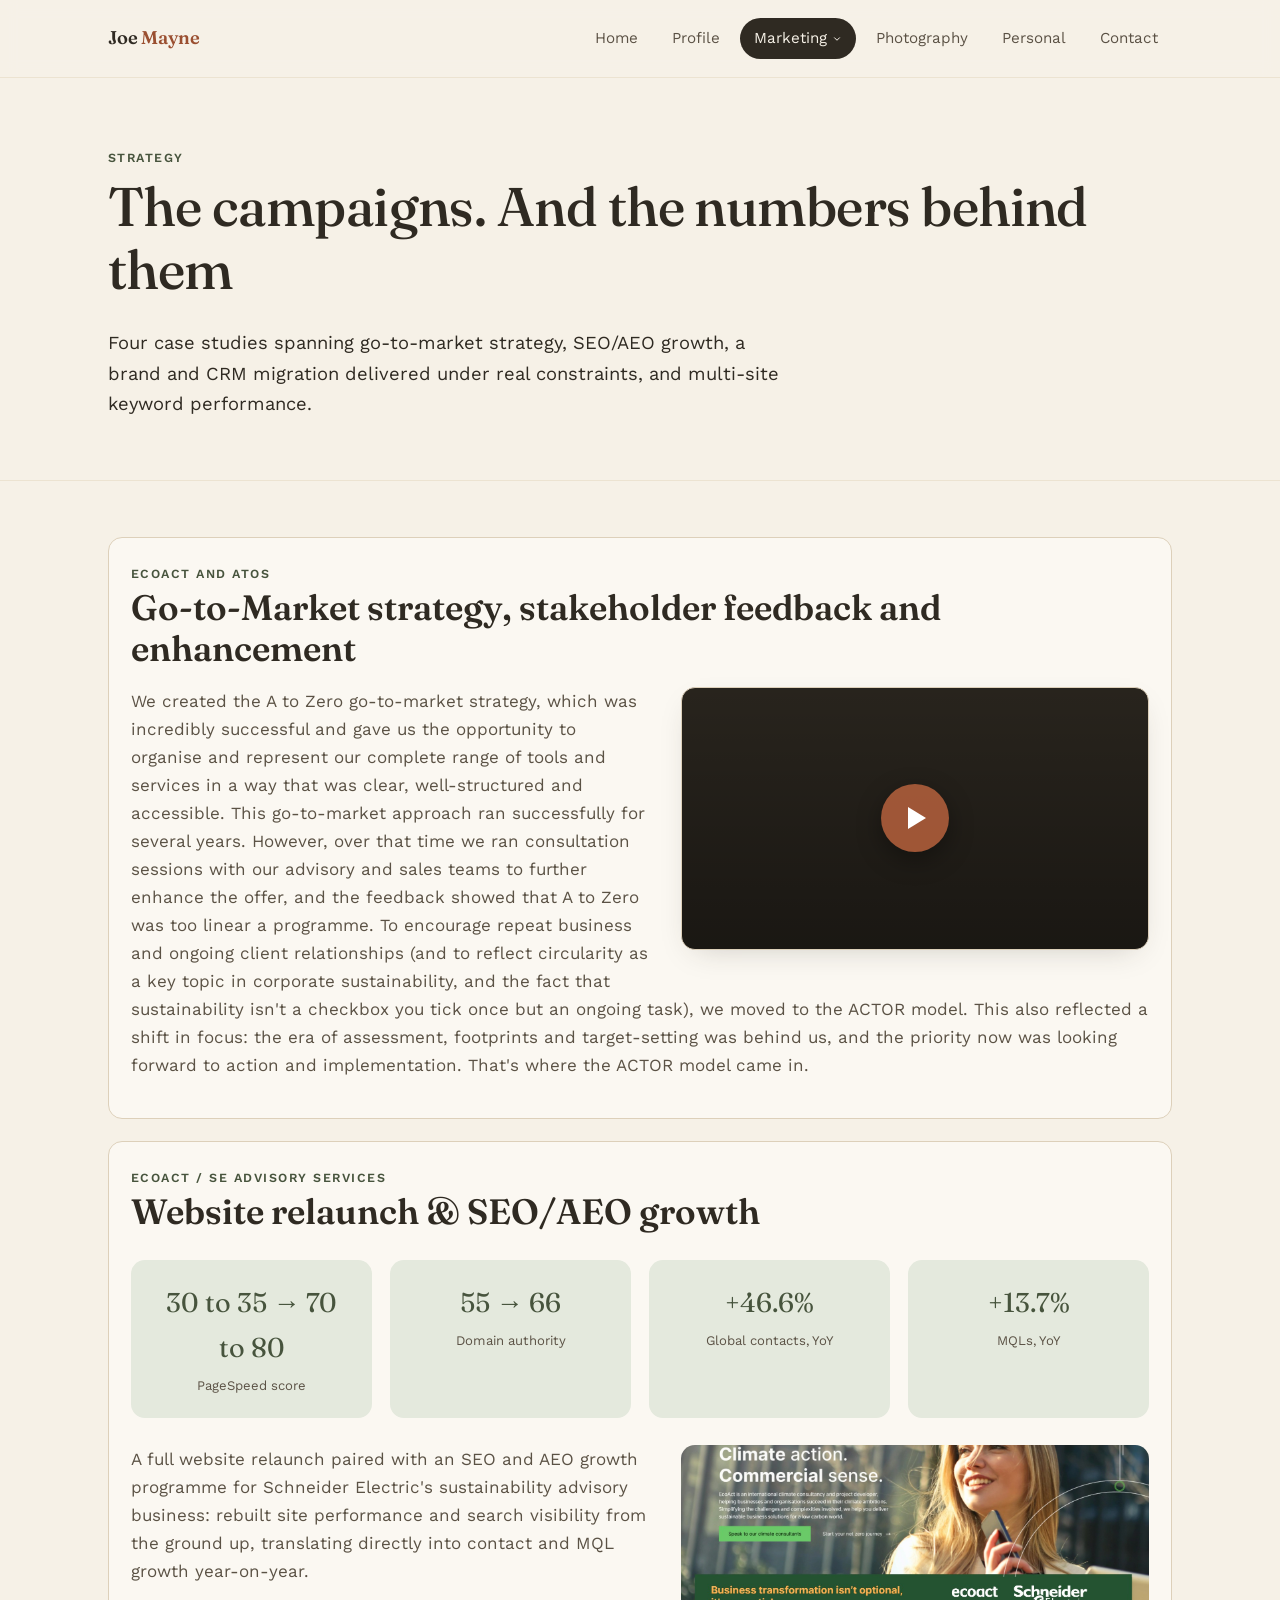
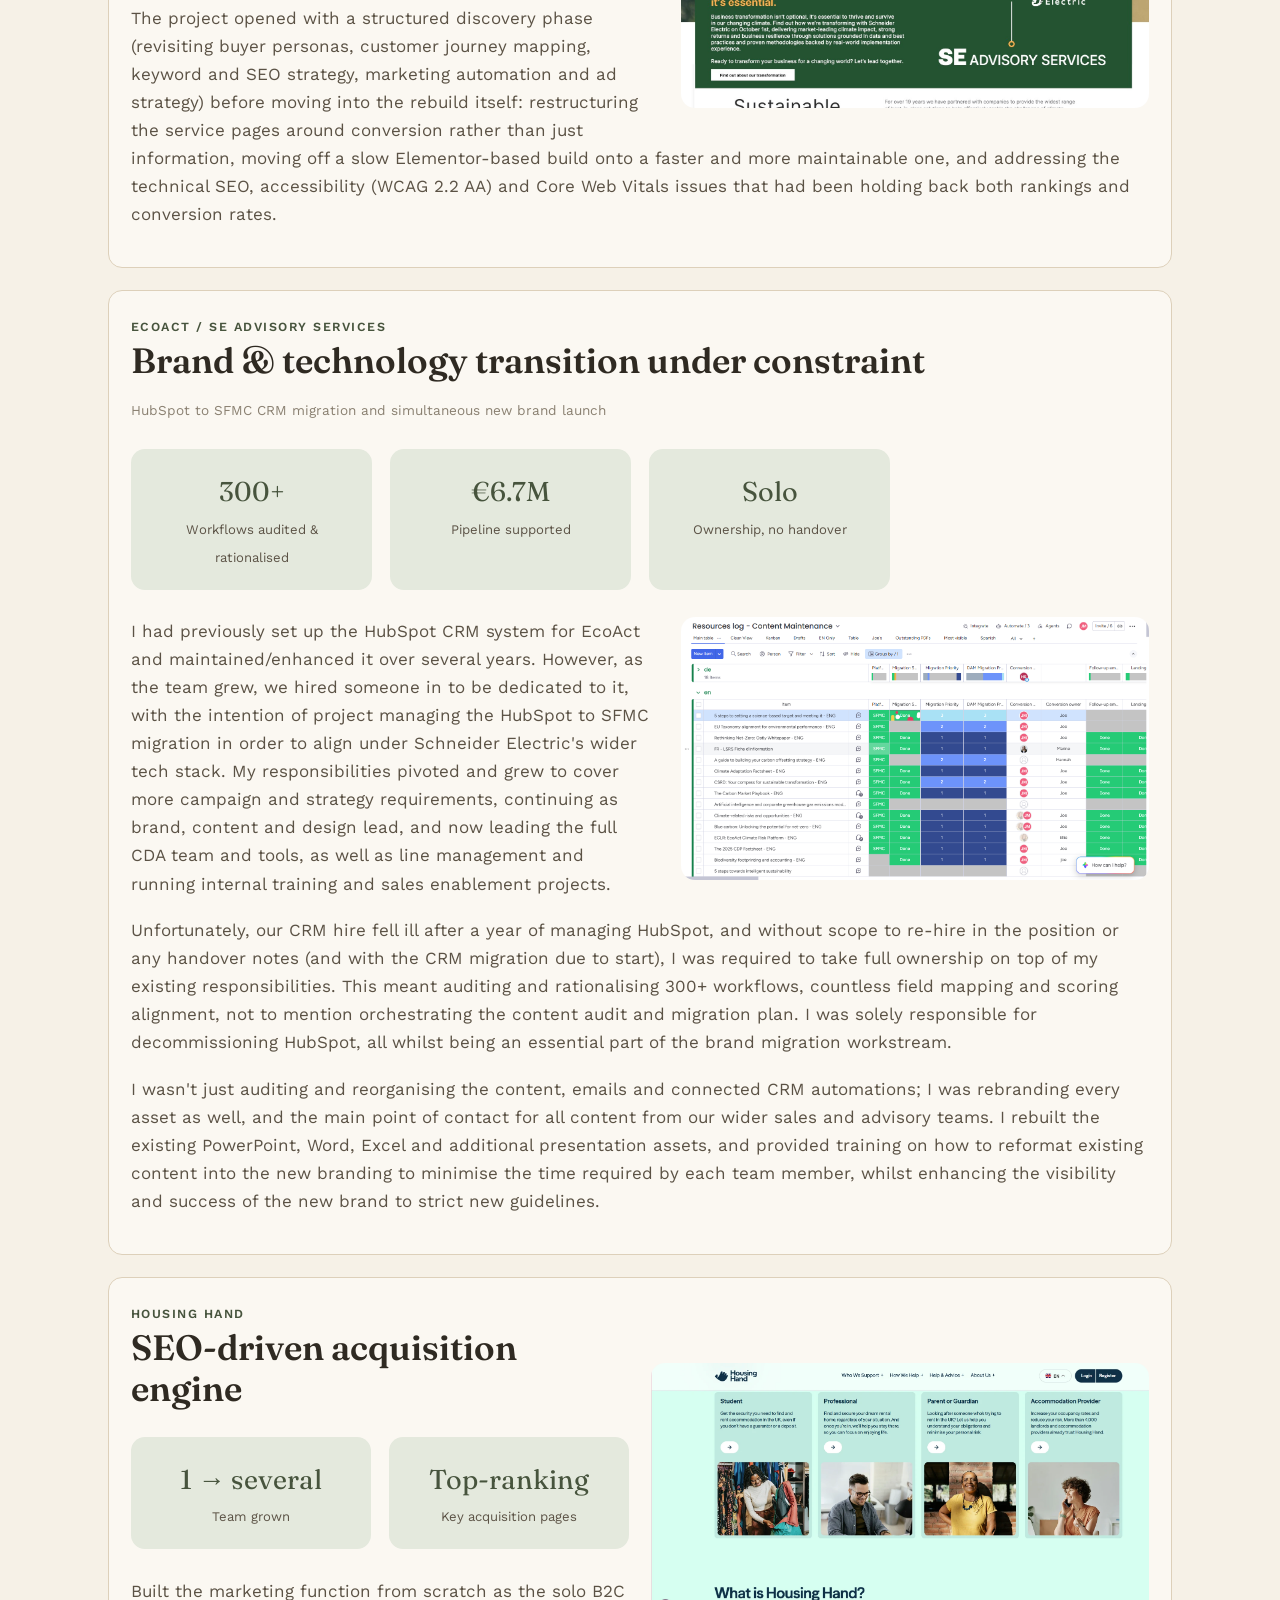
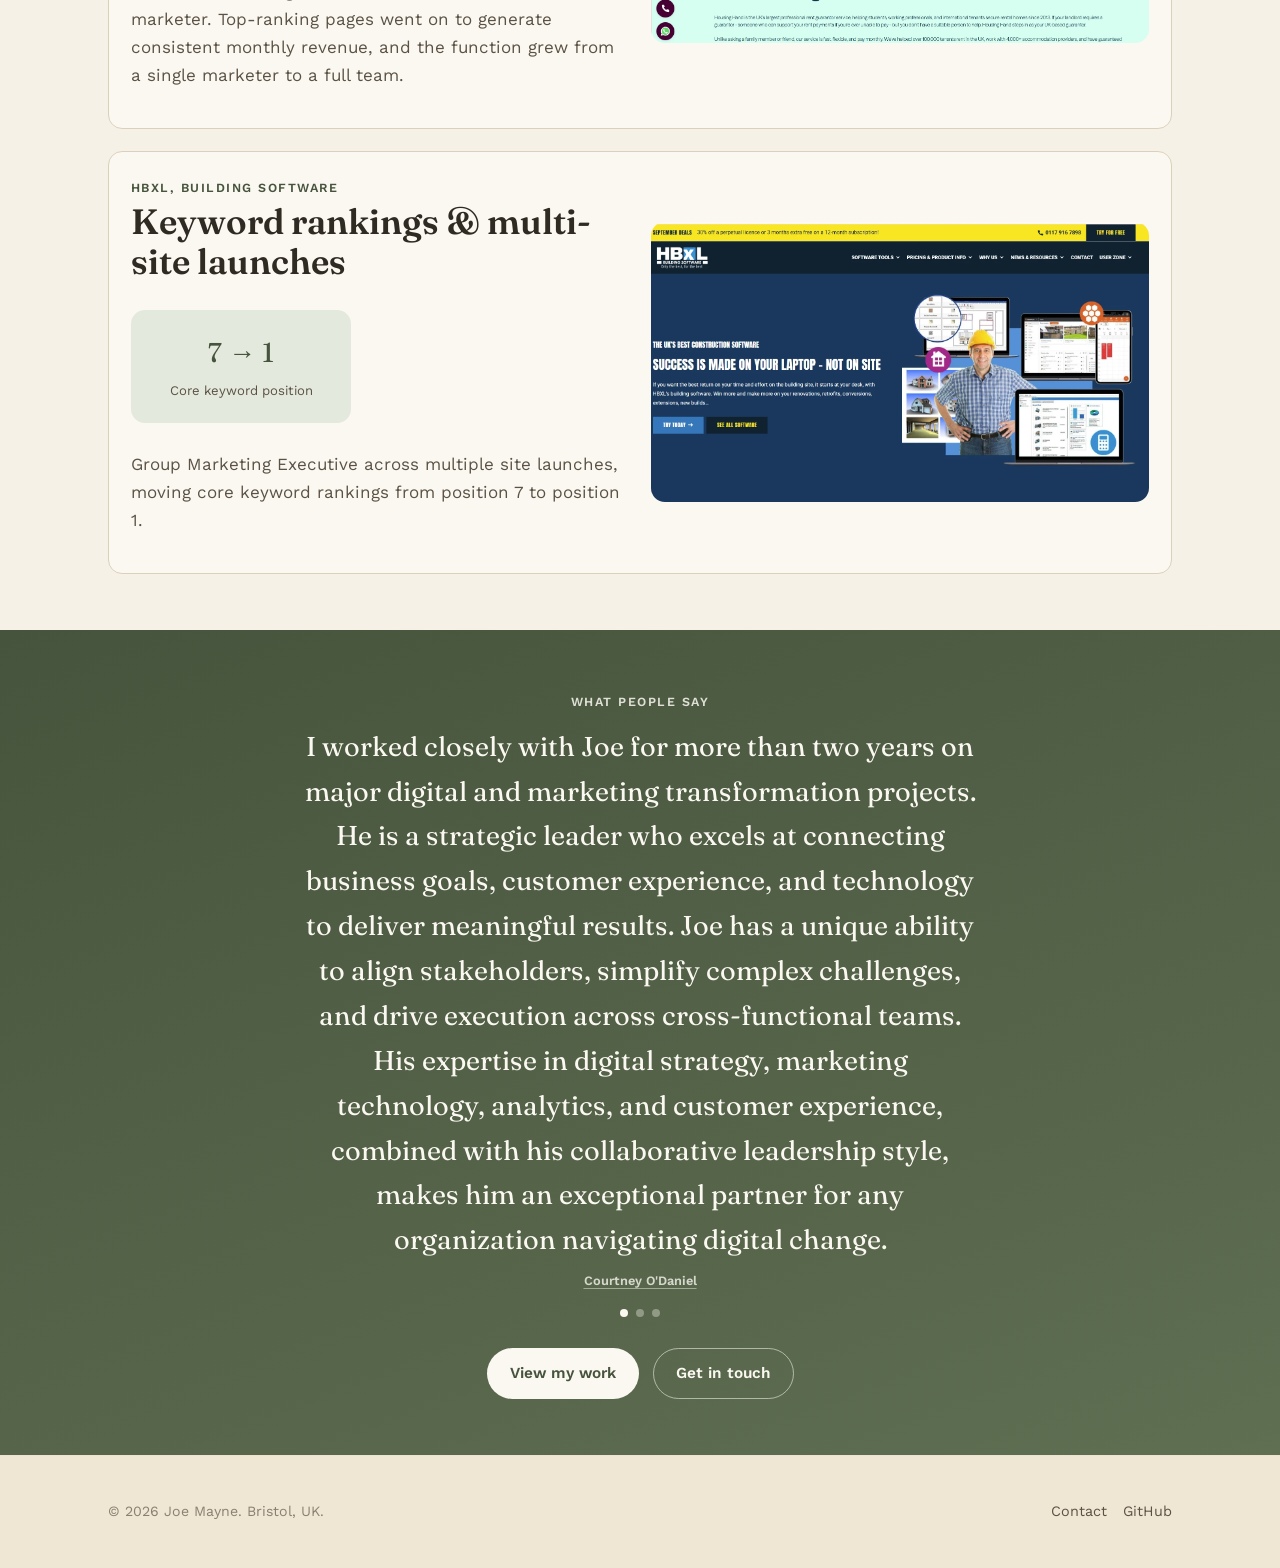
<file: strategy.html>
<!doctype html>
<html lang="en">
<head>
<meta charset="UTF-8">
<meta name="viewport" content="width=device-width, initial-scale=1.0">
<title>Strategy, Joe Mayne</title>
<meta name="description" content="Marketing case studies with real metrics: EcoAct / SE Advisory Services, Housing Hand, and HBXL, including a brand and CRM migration delivered under real constraints.">
<link rel="preconnect" href="https://fonts.googleapis.com">
<link rel="preconnect" href="https://fonts.gstatic.com" crossorigin>
<link href="https://fonts.googleapis.com/css2?family=Fraunces:opsz,wght@9..144,400;9..144,500;9..144,600&family=Work+Sans:wght@400;500;600;700&display=swap" rel="stylesheet">
<link rel="stylesheet" href="assets/css/styles.css">
</head>
<body>

<header class="site-header">
  <div class="nav">
    <a class="nav__brand" href="index.html">Joe <span>Mayne</span></a>
    <button class="nav__toggle" aria-expanded="false" aria-controls="nav-links">Menu</button>
    <ul class="nav__links" id="nav-links">
      <li><a href="index.html">Home</a></li>
      <li><a href="process.html">Profile</a></li>
      <li class="nav__dropdown">
        <button type="button" class="nav__dropdown-toggle is-current" aria-haspopup="true" aria-expanded="false">
          Marketing
          <svg class="nav__dropdown-caret" width="10" height="10" viewBox="0 0 24 24" fill="none" aria-hidden="true"><path d="M6 9l6 6 6-6" stroke="currentColor" stroke-width="2.4" stroke-linecap="round" stroke-linejoin="round"/></svg>
        </button>
        <ul class="nav__dropdown-menu">
          <li><a href="strategy.html" aria-current="page">Strategy</a></li>
          <li><a href="branding.html">Branding</a></li>
          <li><a href="creative-campaign-work.html">Creative &amp; Campaign</a></li>
          <li><a href="digital-tools.html">Digital Tools</a></li>
        </ul>
      </li>
      <li><a href="photography.html">Photography</a></li>
      <li><a href="personal.html">Personal</a></li>
      <li><a href="contact.html">Contact</a></li>
    </ul>
  </div>
</header>

<main>

  <section class="page-header">
    <div class="container">
      <span class="eyebrow">Strategy</span>
      <h1>The campaigns. And the numbers behind them</h1>
      <p class="lede">Four case studies spanning go-to-market strategy, SEO/AEO growth, a brand and CRM migration delivered under real constraints, and multi-site keyword performance.</p>
    </div>
  </section>

  <section class="tight">
    <div class="container">
      <!-- Each case study's media slot floats right (.case-study-media)
           so the paragraph text wraps around it and continues at full
           width once it clears the bottom - no dead gap if the text
           runs on longer than the media is tall. Below 700px the float
           drops and the media block sits full-width above the text.
           Swap the .media-placeholder div for either a real <img> (see
           README "Adding photos") or a .video-embed block for a
           YouTube/local-file embed (copy the pattern from process.html's
           showreel section, including the matching data-youtube or
           data-src attribute - the click-to-load behaviour is already
           wired up in assets/js/site.js). -->
      <div class="card" style="margin-bottom:22px;">
        <div class="card__body case-study-body">
          <span class="eyebrow" style="margin-bottom:0.3em;">EcoAct and Atos</span>
          <h2>Go-to-Market strategy, stakeholder feedback and enhancement</h2>
          <div class="video-embed media-placeholder--wide case-study-media" data-youtube="G6LD5R2kqiA" data-title="A to Zero go-to-market strategy">
            <div class="video-embed__thumb" style="background-image:url('https://img.youtube.com/vi/G6LD5R2kqiA/hqdefault.jpg');">
              <span class="video-embed__play" aria-hidden="true"></span>
            </div>
          </div>
          <p>We created the A to Zero go-to-market strategy, which was incredibly successful and gave us the opportunity to organise and represent our complete range of tools and services in a way that was clear, well-structured and accessible. This go-to-market approach ran successfully for several years. However, over that time we ran consultation sessions with our advisory and sales teams to further enhance the offer, and the feedback showed that A to Zero was too linear a programme. To encourage repeat business and ongoing client relationships (and to reflect circularity as a key topic in corporate sustainability, and the fact that sustainability isn't a checkbox you tick once but an ongoing task), we moved to the ACTOR model. This also reflected a shift in focus: the era of assessment, footprints and target-setting was behind us, and the priority now was looking forward to action and implementation. That's where the ACTOR model came in.</p>
        </div>
      </div>

      <div class="card" style="margin-bottom:22px;">
        <div class="card__body case-study-body">
          <span class="eyebrow" style="margin-bottom:0.3em;">EcoAct / SE Advisory Services</span>
          <h2>Website relaunch &amp; SEO/AEO growth</h2>
          <div class="stat-row">
            <div class="stat"><span class="stat__value">30 to 35 → 70 to 80</span><span class="stat__label">PageSpeed score</span></div>
            <div class="stat"><span class="stat__value">55 → 66</span><span class="stat__label">Domain authority</span></div>
            <div class="stat"><span class="stat__value">+46.6%</span><span class="stat__label">Global contacts, YoY</span></div>
            <div class="stat"><span class="stat__value">+13.7%</span><span class="stat__label">MQLs, YoY</span></div>
          </div>
          <img class="case-study-media" src="assets/images/branding/ecoact-website-rebrand/ecoact-website-mockup.jpg" alt="Mockup of the EcoAct / SE Advisory Services website relaunch" style="aspect-ratio:16/9; object-fit:cover; border-radius:var(--radius); display:block;">
          <p>A full website relaunch paired with an SEO and AEO growth programme for Schneider Electric's sustainability advisory business: rebuilt site performance and search visibility from the ground up, translating directly into contact and MQL growth year-on-year.</p>
          <p>The project opened with a structured discovery phase (revisiting buyer personas, customer journey mapping, keyword and SEO strategy, marketing automation and ad strategy) before moving into the rebuild itself: restructuring the service pages around conversion rather than just information, moving off a slow Elementor-based build onto a faster and more maintainable one, and addressing the technical SEO, accessibility (WCAG 2.2 AA) and Core Web Vitals issues that had been holding back both rankings and conversion rates.</p>
        </div>
      </div>

      <div class="card" style="margin-bottom:22px;">
        <div class="card__body case-study-body">
          <span class="eyebrow" style="margin-bottom:0.3em;">EcoAct / SE Advisory Services</span>
          <h2>Brand &amp; technology transition under constraint</h2>
          <p class="meta">HubSpot to SFMC CRM migration and simultaneous new brand launch</p>
          <div class="stat-row">
            <div class="stat"><span class="stat__value">300+</span><span class="stat__label">Workflows audited &amp; rationalised</span></div>
            <div class="stat"><span class="stat__value">€6.7M</span><span class="stat__label">Pipeline supported</span></div>
            <div class="stat"><span class="stat__value">Solo</span><span class="stat__label">Ownership, no handover</span></div>
          </div>
          <img class="case-study-media" src="assets/images/strategy/brand-tech-transition-resources-log.png" alt="A content resources log spreadsheet used to track the HubSpot to SFMC migration" style="aspect-ratio:16/9; object-fit:cover; border-radius:var(--radius); display:block;">
          <p>I had previously set up the HubSpot CRM system for EcoAct and maintained/enhanced it over several years. However, as the team grew, we hired someone in to be dedicated to it, with the intention of project managing the HubSpot to SFMC migration in order to align under Schneider Electric's wider tech stack. My responsibilities pivoted and grew to cover more campaign and strategy requirements, continuing as brand, content and design lead, and now leading the full CDA team and tools, as well as line management and running internal training and sales enablement projects.</p>
          <p>Unfortunately, our CRM hire fell ill after a year of managing HubSpot, and without scope to re-hire in the position or any handover notes (and with the CRM migration due to start), I was required to take full ownership on top of my existing responsibilities. This meant auditing and rationalising 300+ workflows, countless field mapping and scoring alignment, not to mention orchestrating the content audit and migration plan. I was solely responsible for decommissioning HubSpot, all whilst being an essential part of the brand migration workstream.</p>
          <p>I wasn't just auditing and reorganising the content, emails and connected CRM automations; I was rebranding every asset as well, and the main point of contact for all content from our wider sales and advisory teams. I rebuilt the existing PowerPoint, Word, Excel and additional presentation assets, and provided training on how to reformat existing content into the new branding to minimise the time required by each team member, whilst enhancing the visibility and success of the new brand to strict new guidelines.</p>
        </div>
      </div>

      <div class="card" style="margin-bottom:22px;">
        <div class="card__body">
          <div class="grid grid--2" style="align-items:center;">
            <div>
              <span class="eyebrow" style="margin-bottom:0.3em;">Housing Hand</span>
              <h2>SEO-driven acquisition engine</h2>
              <div class="stat-row" style="grid-template-columns:repeat(2, 1fr);">
                <div class="stat"><span class="stat__value">1 → several</span><span class="stat__label">Team grown</span></div>
                <div class="stat"><span class="stat__value">Top-ranking</span><span class="stat__label">Key acquisition pages</span></div>
              </div>
              <p>Built the marketing function from scratch as the solo B2C marketer. Top-ranking pages went on to generate consistent monthly revenue, and the function grew from a single marketer to a full team.</p>
            </div>
            <img src="assets/images/strategy/housing-hand-homepage-screenshot.webp" alt="Screenshot of the Housing Hand website homepage" style="aspect-ratio:16/9; object-fit:cover; border-radius:var(--radius); display:block; width:100%;">
          </div>
        </div>
      </div>

      <div class="card">
        <div class="card__body">
          <div class="grid grid--2" style="align-items:center;">
            <div>
              <span class="eyebrow" style="margin-bottom:0.3em;">HBXL, Building Software</span>
              <h2>Keyword rankings &amp; multi-site launches</h2>
              <div class="stat-row" style="grid-template-columns:minmax(0, 220px);">
                <div class="stat"><span class="stat__value">7 → 1</span><span class="stat__label">Core keyword position</span></div>
              </div>
              <p>Group Marketing Executive across multiple site launches, moving core keyword rankings from position 7 to position 1.</p>
            </div>
            <img src="assets/images/strategy/hbxl-homepage-screenshot.webp" alt="Screenshot of the HBXL Building Software website homepage" style="aspect-ratio:16/9; object-fit:cover; border-radius:var(--radius); display:block; width:100%;">
          </div>
        </div>
      </div>
    </div>
  </section>

  <!-- =========================================================
       QUOTE BAND — repeated at the bottom of every page, right
       before the footer, in the same distinct moss-deep treatment
       each time (see .quote-band in styles.css) so it reads as one
       consistent, recognisable closing section site-wide. Same
       markup/ids as index.html's copy — see "quote carousel" in
       site.js for the logic (id-scoped, fine since each page only
       ever has this one instance).
       ========================================================= -->
  <section class="tight quote-band">
    <div class="container container--narrow" style="text-align:center;">
      <span class="eyebrow">What people say</span>
      <div class="quote-carousel" id="quoteCarousel">
        <blockquote class="quote-carousel__item is-active">I worked closely with Joe for more than two years on major digital and marketing transformation projects. He is a strategic leader who excels at connecting business goals, customer experience, and technology to deliver meaningful results. Joe has a unique ability to align stakeholders, simplify complex challenges, and drive execution across cross-functional teams. His expertise in digital strategy, marketing technology, analytics, and customer experience, combined with his collaborative leadership style, makes him an exceptional partner for any organization navigating digital change.<cite><a href="https://www.linkedin.com/in/courtneyodaniel/" target="_blank" rel="noopener">Courtney O'Daniel</a></cite></blockquote>
        <blockquote class="quote-carousel__item">Joe is a rare find, both creatively gifted and analytical. While some marketers are happy to repeat the same playbook, Joe looks at the data and finds opportunities to truly improve performance. He is curious and will not settle for mediocre results. He is also digitally savvy and able to move quickly at the pace required in the AI era.<cite><a href="https://www.linkedin.com/in/sarahjgregg/" target="_blank" rel="noopener">Sarah Gregg</a></cite></blockquote>
        <blockquote class="quote-carousel__item">I've worked with Joe for more than six years across 4 different brands and can confidently say that he is a true all-in-one marketing specialist, combining expertise in strategy, marketing technology, digital campaigns, and creative design. His unique vision and marketing insights have been invaluable across a wide range of projects - no matter the industry, scope, or challenge, he brings fresh thinking and undeniable positive impact.<cite><a href="https://www.linkedin.com/in/larsonkai/" target="_blank" rel="noopener">Kai Larson</a></cite></blockquote>
      </div>
      <div class="quote-carousel__dots" id="quoteDots" aria-hidden="true"></div>
      <div class="btn-row" style="justify-content:center;">
        <a class="btn btn--primary" href="strategy.html">View my work</a>
        <a class="btn btn--ghost" href="contact.html">Get in touch</a>
      </div>
    </div>
  </section>

</main>

<footer class="site-footer">
  <div class="container">
    <small>© 2026 Joe Mayne. Bristol, UK.</small>
    <nav>
      <a href="contact.html">Contact</a>
      <a href="https://github.com/JCM1886" target="_blank" rel="noopener">GitHub</a>
    </nav>
  </div>
</footer>

<script src="assets/js/site.js"></script>
</body>
</html>
</file>
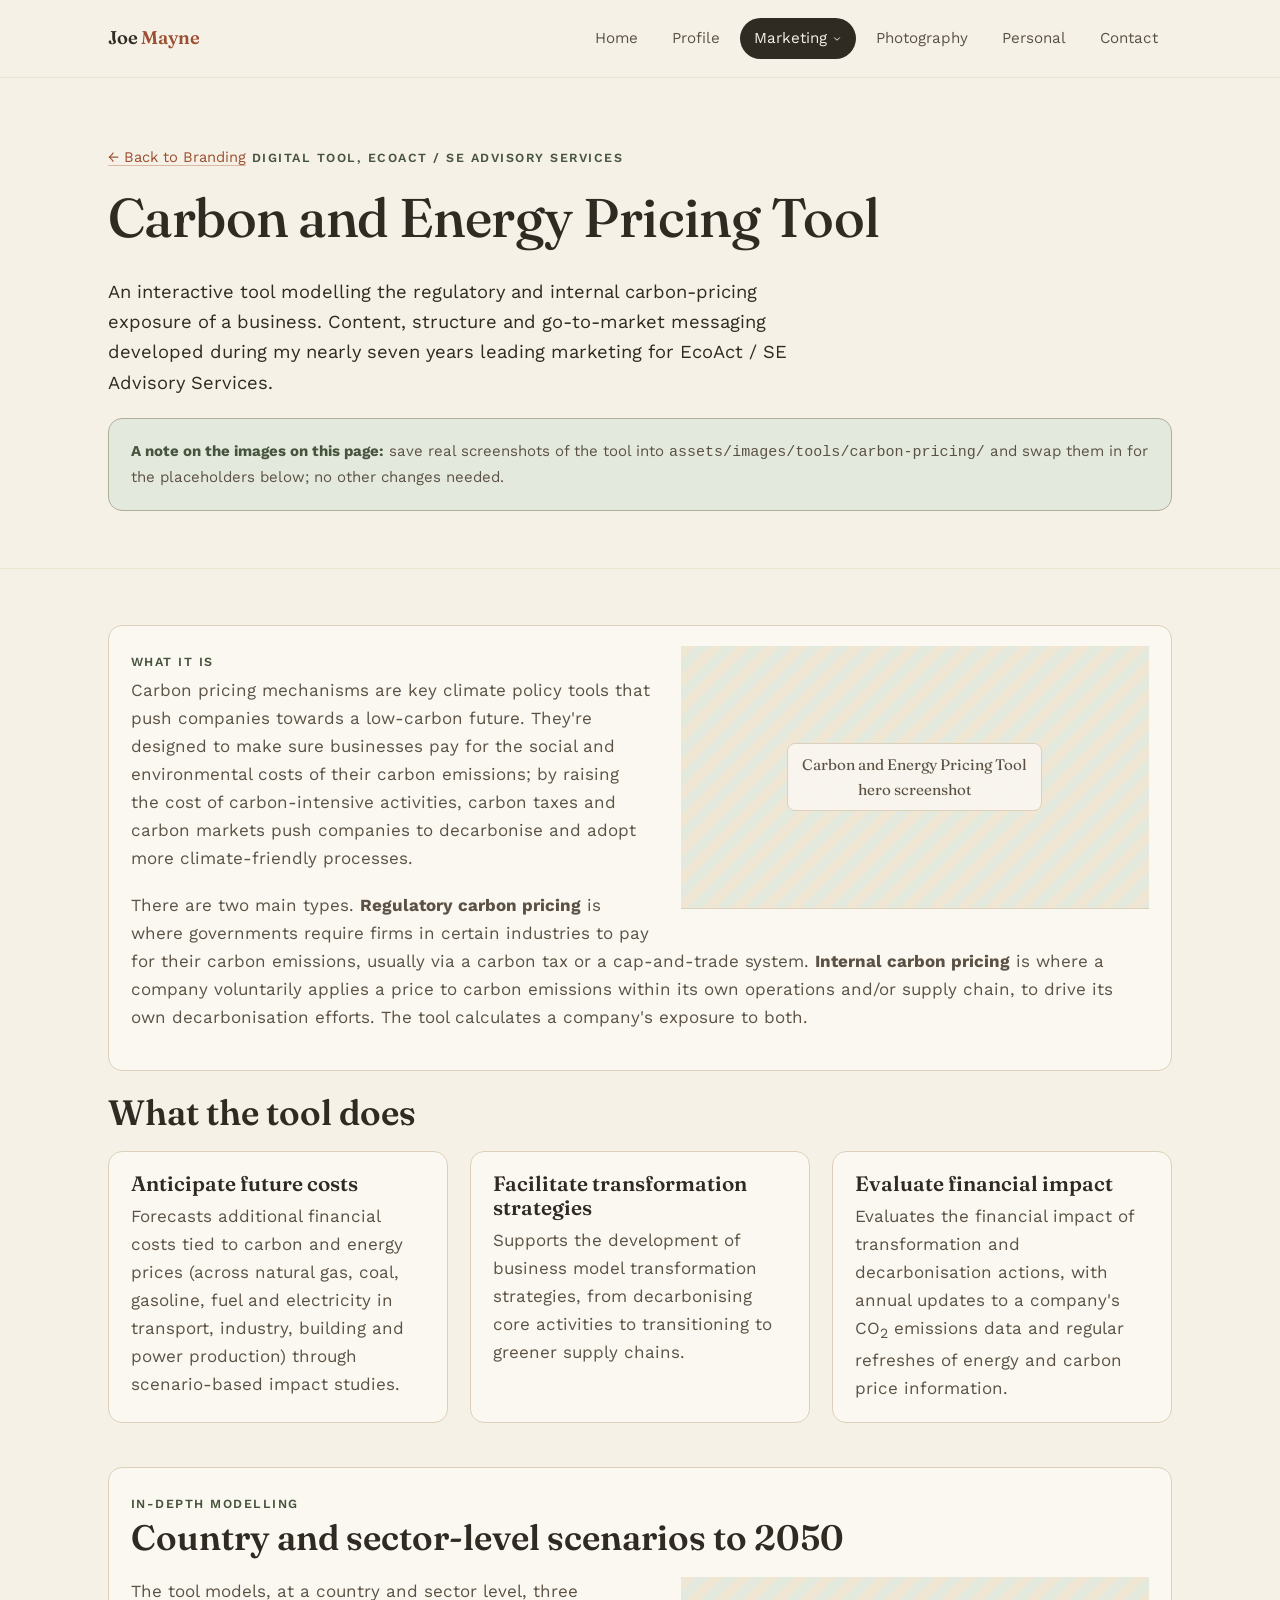
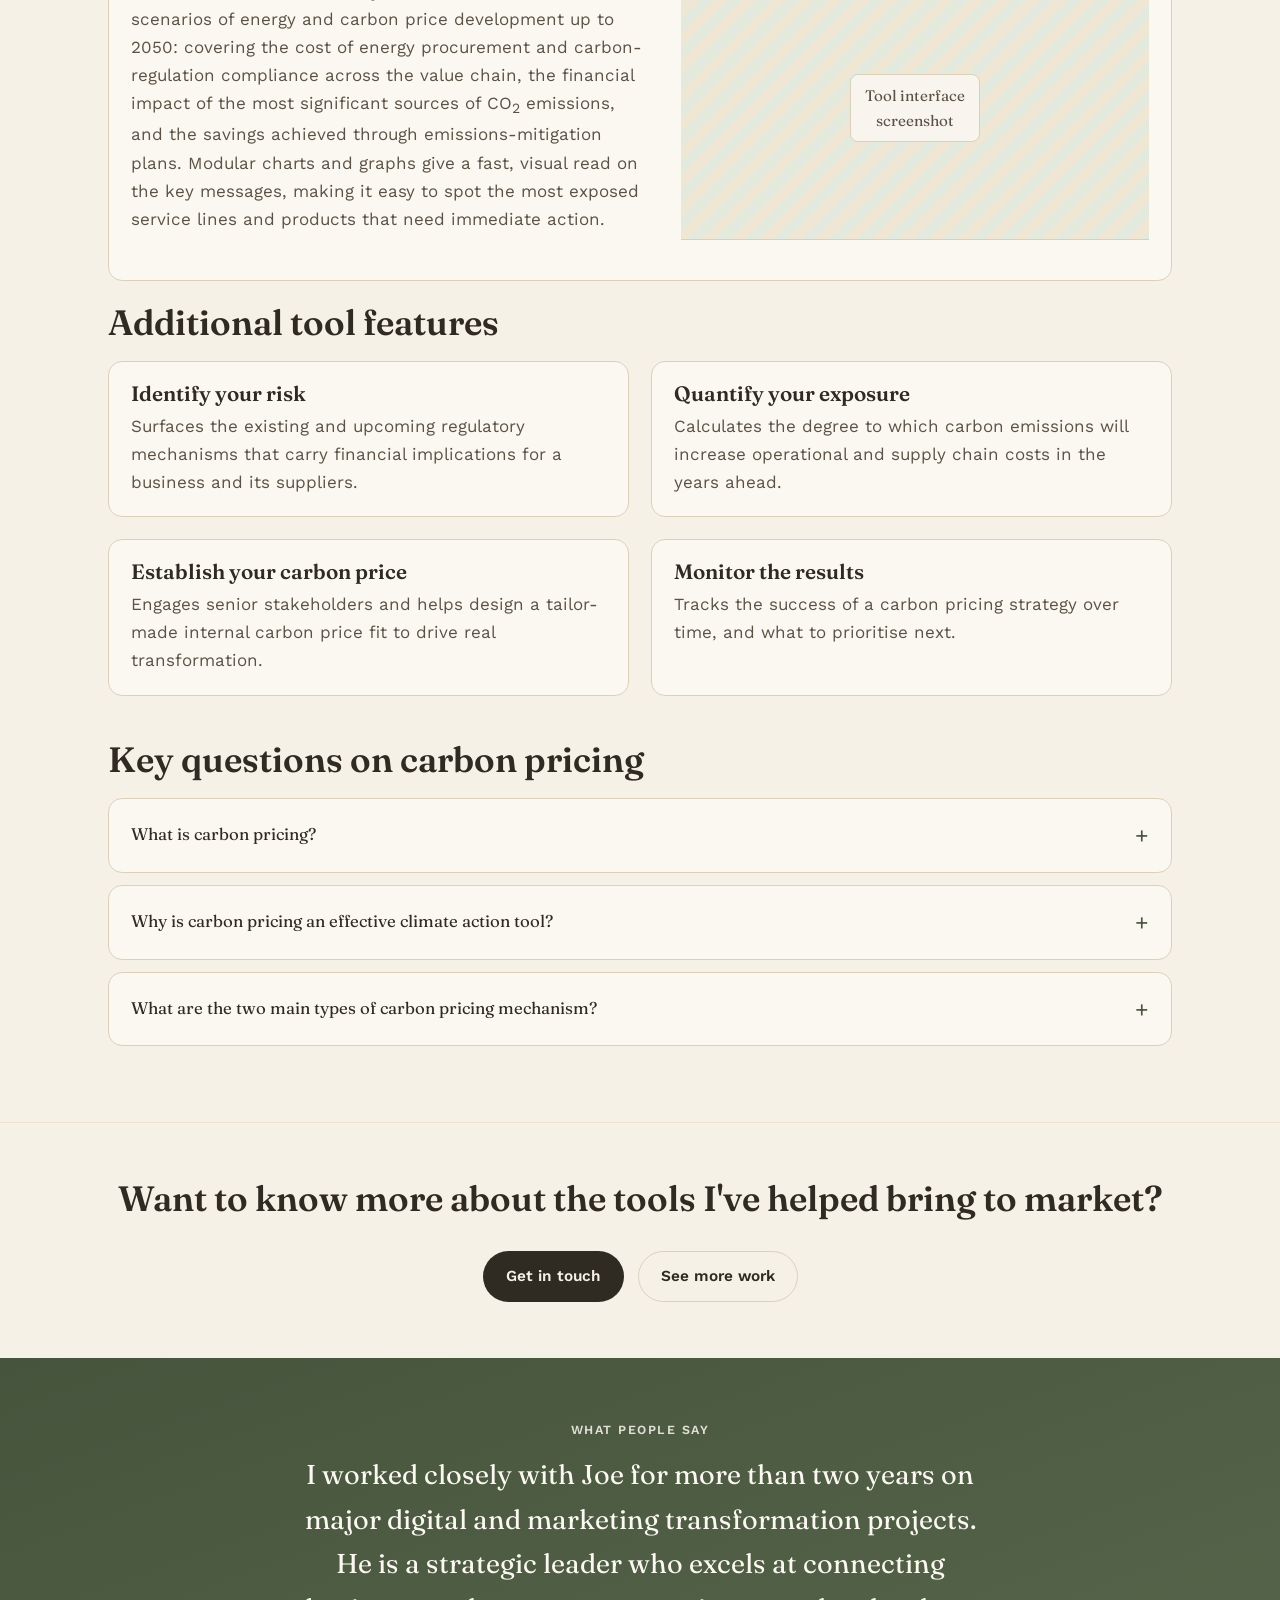
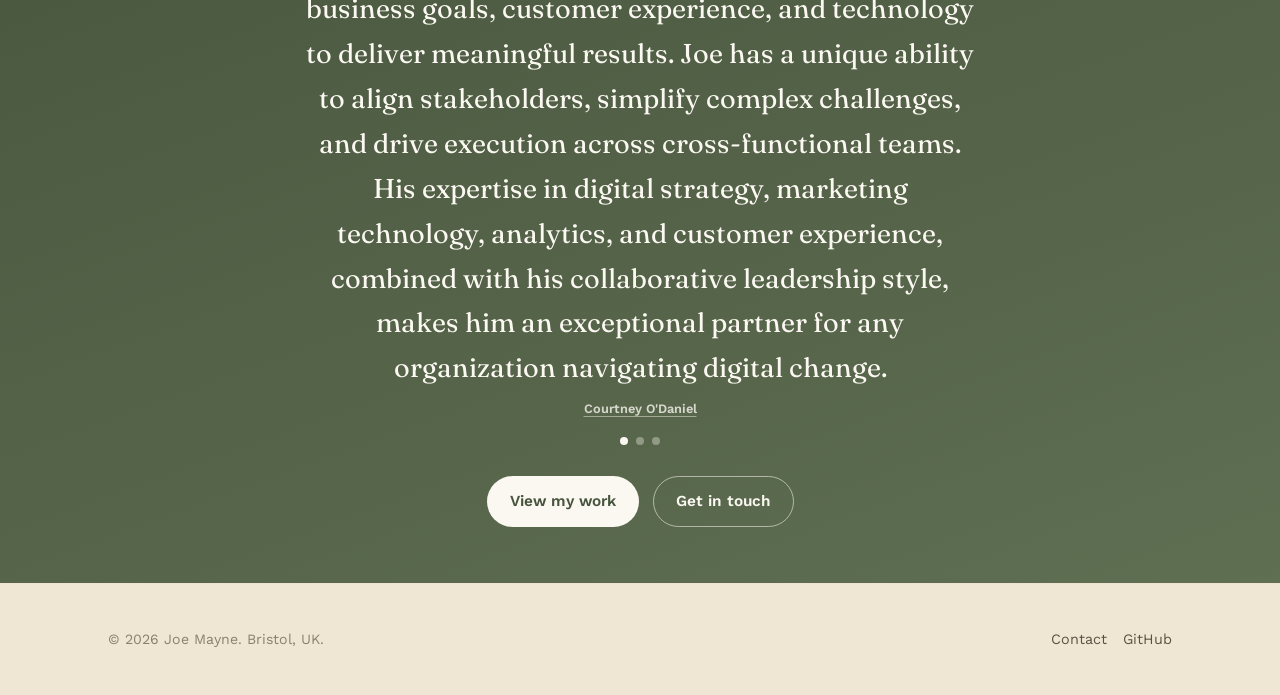
<file: tool-carbon-pricing.html>
<!doctype html>
<html lang="en">
<head>
<meta charset="UTF-8">
<meta name="viewport" content="width=device-width, initial-scale=1.0">
<title>Carbon and Energy Pricing Tool, Joe Mayne</title>
<meta name="description" content="Content and go-to-market messaging for the Carbon and Energy Pricing Tool, built while leading marketing for EcoAct / SE Advisory Services.">
<link rel="preconnect" href="https://fonts.googleapis.com">
<link rel="preconnect" href="https://fonts.gstatic.com" crossorigin>
<link href="https://fonts.googleapis.com/css2?family=Fraunces:opsz,wght@9..144,400;9..144,500;9..144,600&family=Work+Sans:wght@400;500;600;700&display=swap" rel="stylesheet">
<link rel="stylesheet" href="assets/css/styles.css">
</head>
<body>

<header class="site-header">
  <div class="nav">
    <a class="nav__brand" href="index.html">Joe <span>Mayne</span></a>
    <button class="nav__toggle" aria-expanded="false" aria-controls="nav-links">Menu</button>
    <ul class="nav__links" id="nav-links">
      <li><a href="index.html">Home</a></li>
      <li><a href="process.html">Profile</a></li>
      <li class="nav__dropdown">
        <button type="button" class="nav__dropdown-toggle is-current" aria-haspopup="true" aria-expanded="false">
          Marketing
          <svg class="nav__dropdown-caret" width="10" height="10" viewBox="0 0 24 24" fill="none" aria-hidden="true"><path d="M6 9l6 6 6-6" stroke="currentColor" stroke-width="2.4" stroke-linecap="round" stroke-linejoin="round"/></svg>
        </button>
        <ul class="nav__dropdown-menu">
          <li><a href="strategy.html">Strategy</a></li>
          <li><a href="branding.html" aria-current="page">Branding</a></li>
          <li><a href="creative-campaign-work.html">Creative &amp; Campaign</a></li>
          <li><a href="digital-tools.html">Digital Tools</a></li>
        </ul>
      </li>
      <li><a href="photography.html">Photography</a></li>
      <li><a href="personal.html">Personal</a></li>
      <li><a href="contact.html">Contact</a></li>
    </ul>
  </div>
</header>

<main>

  <section class="page-header">
    <div class="container">
      <a class="tool-back-link" href="branding.html">&larr; Back to Branding</a>
      <span class="eyebrow">Digital Tool, EcoAct / SE Advisory Services</span>
      <h1>Carbon and Energy Pricing Tool</h1>
      <p class="lede">An interactive tool modelling the regulatory and internal carbon-pricing exposure of a business. Content, structure and go-to-market messaging developed during my nearly seven years leading marketing for EcoAct / SE Advisory Services.</p>
      <p class="callout"><strong>A note on the images on this page:</strong> save real screenshots of the tool into <code>assets/images/tools/carbon-pricing/</code> and swap them in for the placeholders below; no other changes needed.</p>
    </div>
  </section>

  <section class="tight">
    <div class="container">

      <div class="card" style="margin-bottom:22px;">
        <div class="card__body case-study-body">
          <span class="eyebrow" style="margin-bottom:0.3em;">What it is</span>
          <div class="media-placeholder media-placeholder--wide case-study-media"><span class="media-placeholder__label">Carbon and Energy Pricing Tool<br>hero screenshot</span></div>
          <p>Carbon pricing mechanisms are key climate policy tools that push companies towards a low-carbon future. They're designed to make sure businesses pay for the social and environmental costs of their carbon emissions; by raising the cost of carbon-intensive activities, carbon taxes and carbon markets push companies to decarbonise and adopt more climate-friendly processes.</p>
          <p>There are two main types. <strong>Regulatory carbon pricing</strong> is where governments require firms in certain industries to pay for their carbon emissions, usually via a carbon tax or a cap-and-trade system. <strong>Internal carbon pricing</strong> is where a company voluntarily applies a price to carbon emissions within its own operations and/or supply chain, to drive its own decarbonisation efforts. The tool calculates a company's exposure to both.</p>
        </div>
      </div>

      <h2>What the tool does</h2>
      <div class="grid grid--3 tool-feature-grid" style="margin-bottom:44px;">
        <div class="card card--pop">
          <div class="card__body">
            <h3>Anticipate future costs</h3>
            <p>Forecasts additional financial costs tied to carbon and energy prices (across natural gas, coal, gasoline, fuel and electricity in transport, industry, building and power production) through scenario-based impact studies.</p>
          </div>
        </div>
        <div class="card card--pop">
          <div class="card__body">
            <h3>Facilitate transformation strategies</h3>
            <p>Supports the development of business model transformation strategies, from decarbonising core activities to transitioning to greener supply chains.</p>
          </div>
        </div>
        <div class="card card--pop">
          <div class="card__body">
            <h3>Evaluate financial impact</h3>
            <p>Evaluates the financial impact of transformation and decarbonisation actions, with annual updates to a company's CO<sub>2</sub> emissions data and regular refreshes of energy and carbon price information.</p>
          </div>
        </div>
      </div>

      <div class="card" style="margin-bottom:22px;">
        <div class="card__body case-study-body">
          <span class="eyebrow" style="margin-bottom:0.3em;">In-depth modelling</span>
          <h2>Country and sector-level scenarios to 2050</h2>
          <div class="media-placeholder media-placeholder--wide case-study-media"><span class="media-placeholder__label">Tool interface<br>screenshot</span></div>
          <p>The tool models, at a country and sector level, three scenarios of energy and carbon price development up to 2050: covering the cost of energy procurement and carbon-regulation compliance across the value chain, the financial impact of the most significant sources of CO<sub>2</sub> emissions, and the savings achieved through emissions-mitigation plans. Modular charts and graphs give a fast, visual read on the key messages, making it easy to spot the most exposed service lines and products that need immediate action.</p>
        </div>
      </div>

      <h2>Additional tool features</h2>
      <div class="grid grid--2 tool-feature-grid" style="margin-bottom:44px;">
        <div class="card card--pop">
          <div class="card__body">
            <h3>Identify your risk</h3>
            <p>Surfaces the existing and upcoming regulatory mechanisms that carry financial implications for a business and its suppliers.</p>
          </div>
        </div>
        <div class="card card--pop">
          <div class="card__body">
            <h3>Quantify your exposure</h3>
            <p>Calculates the degree to which carbon emissions will increase operational and supply chain costs in the years ahead.</p>
          </div>
        </div>
        <div class="card card--pop">
          <div class="card__body">
            <h3>Establish your carbon price</h3>
            <p>Engages senior stakeholders and helps design a tailor-made internal carbon price fit to drive real transformation.</p>
          </div>
        </div>
        <div class="card card--pop">
          <div class="card__body">
            <h3>Monitor the results</h3>
            <p>Tracks the success of a carbon pricing strategy over time, and what to prioritise next.</p>
          </div>
        </div>
      </div>

      <h2>Key questions on carbon pricing</h2>
      <div class="faq" style="margin-bottom:20px;">
        <details class="faq__item">
          <summary>What is carbon pricing?</summary>
          <p>Carbon pricing is a mechanism that captures the external costs of greenhouse gas emissions: the costs the public otherwise bears, such as damage to crops or property loss from extreme weather. Carbon pricing links these costs back to their source through a price, typically a cost associated with each tonne of emitted CO<sub>2</sub>.</p>
        </details>
        <details class="faq__item">
          <summary>Why is carbon pricing an effective climate action tool?</summary>
          <p>Carbon pricing shifts the responsibility for the damage caused by emissions onto the entities responsible for them, while leaving them the choice of how to respond: modify their practices and reduce emissions, or continue emitting while paying for it. That flexibility lets the same environmental goal be reached in the most cost-effective way for society as a whole, while internalising the external cost of climate change into everyday economic decisions and creating an incentive for faster decarbonisation and investment.</p>
        </details>
        <details class="faq__item">
          <summary>What are the two main types of carbon pricing mechanism?</summary>
          <p><strong>Regulatory carbon pricing:</strong> governments require firms in certain industries to pay for their carbon emissions, usually via a carbon tax or cap-and-trade system. <strong>Internal carbon pricing:</strong> companies voluntarily apply a price to carbon emissions within their own operations and/or supply chain to drive their decarbonisation efforts.</p>
        </details>
      </div>

    </div>
  </section>

  <section class="tight">
    <div class="container">
      <div class="card__body" style="text-align:center; padding:0;">
        <h2>Want to know more about the tools I've helped bring to market?</h2>
        <div class="btn-row" style="justify-content:center;">
          <a class="btn btn--primary" href="contact.html">Get in touch</a>
          <a class="btn btn--ghost" href="branding.html">See more work</a>
        </div>
      </div>
    </div>
  </section>

  <!-- =========================================================
       QUOTE BAND — repeated at the bottom of every page, right
       before the footer, in the same distinct moss-deep treatment
       each time (see .quote-band in styles.css) so it reads as one
       consistent, recognisable closing section site-wide. Same
       markup/ids as index.html's copy — see "quote carousel" in
       site.js for the logic (id-scoped, fine since each page only
       ever has this one instance).
       ========================================================= -->
  <section class="tight quote-band">
    <div class="container container--narrow" style="text-align:center;">
      <span class="eyebrow">What people say</span>
      <div class="quote-carousel" id="quoteCarousel">
        <blockquote class="quote-carousel__item is-active">I worked closely with Joe for more than two years on major digital and marketing transformation projects. He is a strategic leader who excels at connecting business goals, customer experience, and technology to deliver meaningful results. Joe has a unique ability to align stakeholders, simplify complex challenges, and drive execution across cross-functional teams. His expertise in digital strategy, marketing technology, analytics, and customer experience, combined with his collaborative leadership style, makes him an exceptional partner for any organization navigating digital change.<cite><a href="https://www.linkedin.com/in/courtneyodaniel/" target="_blank" rel="noopener">Courtney O'Daniel</a></cite></blockquote>
        <blockquote class="quote-carousel__item">Joe is a rare find, both creatively gifted and analytical. While some marketers are happy to repeat the same playbook, Joe looks at the data and finds opportunities to truly improve performance. He is curious and will not settle for mediocre results. He is also digitally savvy and able to move quickly at the pace required in the AI era.<cite><a href="https://www.linkedin.com/in/sarahjgregg/" target="_blank" rel="noopener">Sarah Gregg</a></cite></blockquote>
        <blockquote class="quote-carousel__item">I've worked with Joe for more than six years across 4 different brands and can confidently say that he is a true all-in-one marketing specialist, combining expertise in strategy, marketing technology, digital campaigns, and creative design. His unique vision and marketing insights have been invaluable across a wide range of projects - no matter the industry, scope, or challenge, he brings fresh thinking and undeniable positive impact.<cite><a href="https://www.linkedin.com/in/larsonkai/" target="_blank" rel="noopener">Kai Larson</a></cite></blockquote>
      </div>
      <div class="quote-carousel__dots" id="quoteDots" aria-hidden="true"></div>
      <div class="btn-row" style="justify-content:center;">
        <a class="btn btn--primary" href="strategy.html">View my work</a>
        <a class="btn btn--ghost" href="contact.html">Get in touch</a>
      </div>
    </div>
  </section>

</main>

<footer class="site-footer">
  <div class="container">
    <small>© 2026 Joe Mayne. Bristol, UK.</small>
    <nav>
      <a href="contact.html">Contact</a>
      <a href="https://github.com/JCM1886" target="_blank" rel="noopener">GitHub</a>
    </nav>
  </div>
</footer>

<script src="assets/js/site.js"></script>
</body>
</html>
</file>
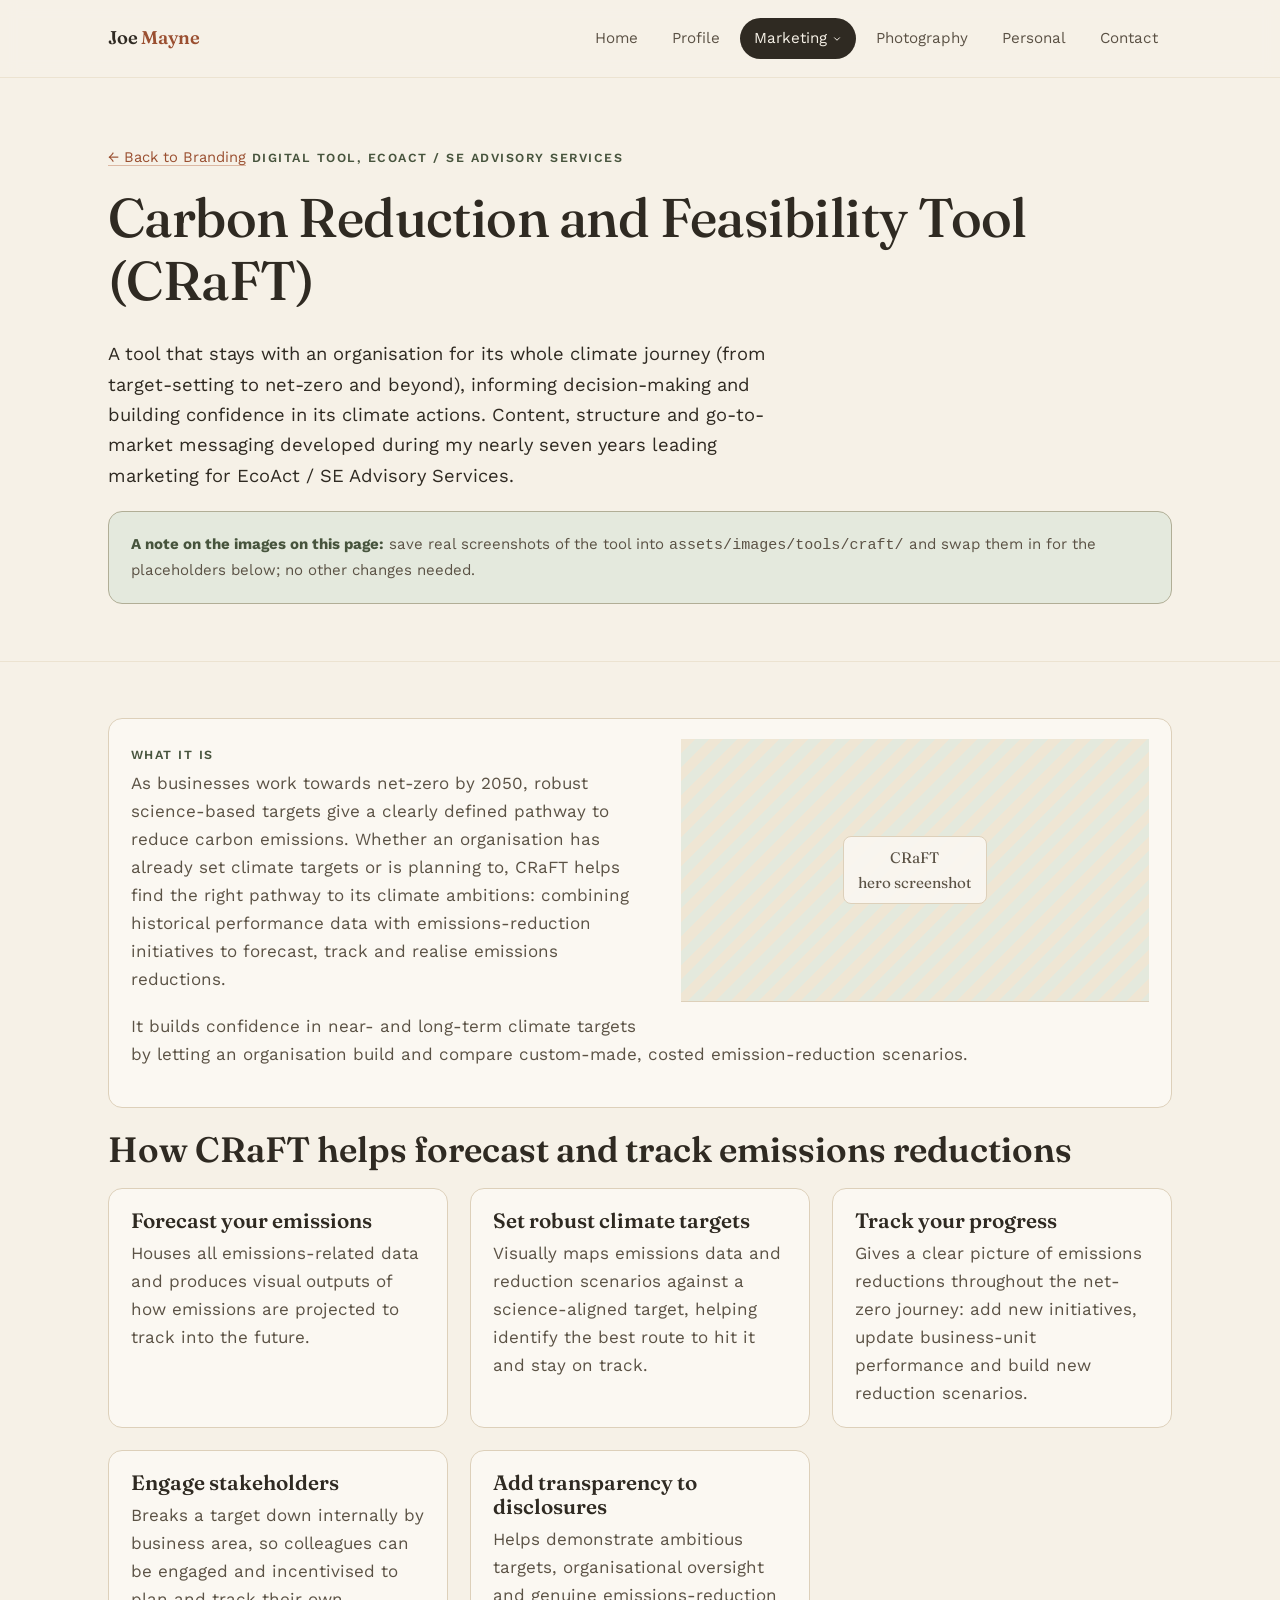
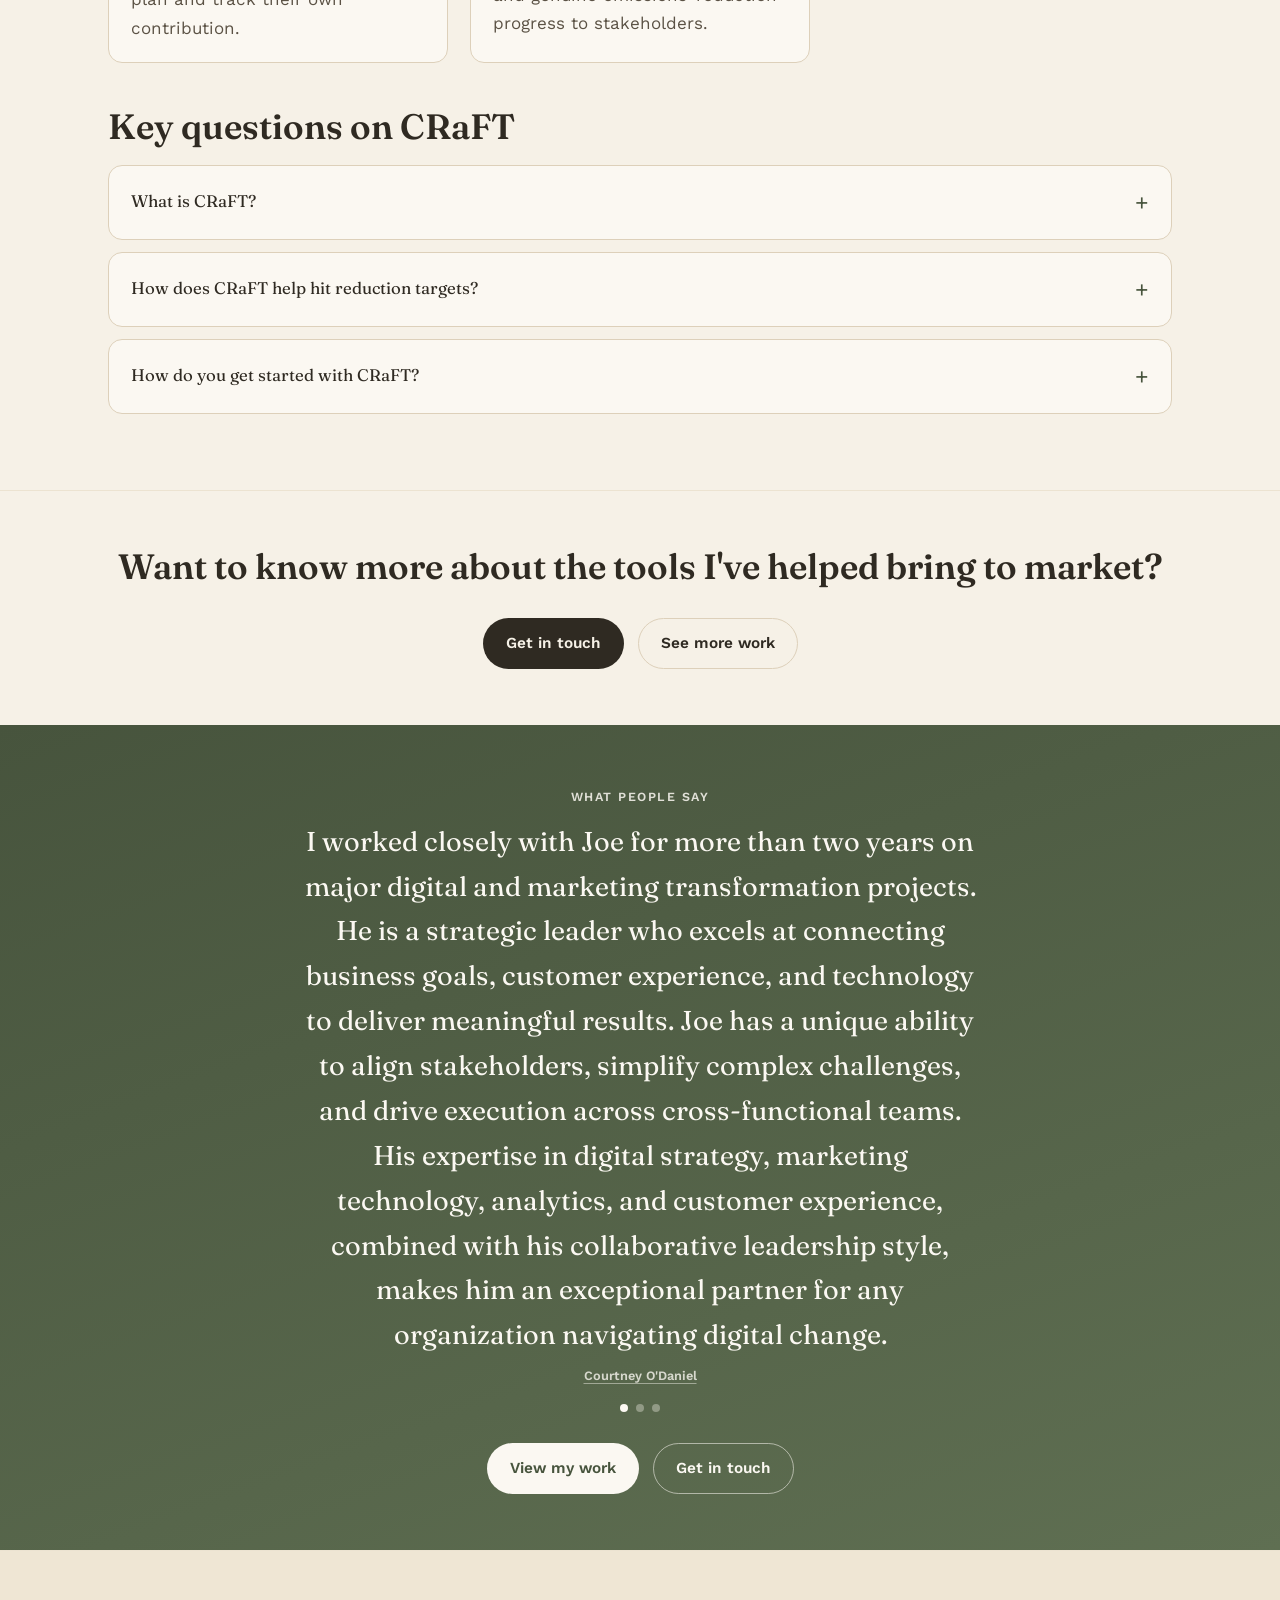
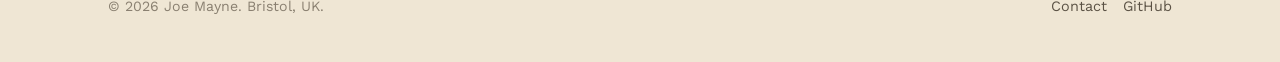
<file: tool-craft.html>
<!doctype html>
<html lang="en">
<head>
<meta charset="UTF-8">
<meta name="viewport" content="width=device-width, initial-scale=1.0">
<title>Carbon Reduction and Feasibility Tool (CRaFT), Joe Mayne</title>
<meta name="description" content="Content and go-to-market messaging for the CRaFT Carbon Reduction and Feasibility Tool, built while leading marketing for EcoAct / SE Advisory Services.">
<link rel="preconnect" href="https://fonts.googleapis.com">
<link rel="preconnect" href="https://fonts.gstatic.com" crossorigin>
<link href="https://fonts.googleapis.com/css2?family=Fraunces:opsz,wght@9..144,400;9..144,500;9..144,600&family=Work+Sans:wght@400;500;600;700&display=swap" rel="stylesheet">
<link rel="stylesheet" href="assets/css/styles.css">
</head>
<body>

<header class="site-header">
  <div class="nav">
    <a class="nav__brand" href="index.html">Joe <span>Mayne</span></a>
    <button class="nav__toggle" aria-expanded="false" aria-controls="nav-links">Menu</button>
    <ul class="nav__links" id="nav-links">
      <li><a href="index.html">Home</a></li>
      <li><a href="process.html">Profile</a></li>
      <li class="nav__dropdown">
        <button type="button" class="nav__dropdown-toggle is-current" aria-haspopup="true" aria-expanded="false">
          Marketing
          <svg class="nav__dropdown-caret" width="10" height="10" viewBox="0 0 24 24" fill="none" aria-hidden="true"><path d="M6 9l6 6 6-6" stroke="currentColor" stroke-width="2.4" stroke-linecap="round" stroke-linejoin="round"/></svg>
        </button>
        <ul class="nav__dropdown-menu">
          <li><a href="strategy.html">Strategy</a></li>
          <li><a href="branding.html" aria-current="page">Branding</a></li>
          <li><a href="creative-campaign-work.html">Creative &amp; Campaign</a></li>
          <li><a href="digital-tools.html">Digital Tools</a></li>
        </ul>
      </li>
      <li><a href="photography.html">Photography</a></li>
      <li><a href="personal.html">Personal</a></li>
      <li><a href="contact.html">Contact</a></li>
    </ul>
  </div>
</header>

<main>

  <section class="page-header">
    <div class="container">
      <a class="tool-back-link" href="branding.html">&larr; Back to Branding</a>
      <span class="eyebrow">Digital Tool, EcoAct / SE Advisory Services</span>
      <h1>Carbon Reduction and Feasibility Tool (CRaFT)</h1>
      <p class="lede">A tool that stays with an organisation for its whole climate journey (from target-setting to net-zero and beyond), informing decision-making and building confidence in its climate actions. Content, structure and go-to-market messaging developed during my nearly seven years leading marketing for EcoAct / SE Advisory Services.</p>
      <p class="callout"><strong>A note on the images on this page:</strong> save real screenshots of the tool into <code>assets/images/tools/craft/</code> and swap them in for the placeholders below; no other changes needed.</p>
    </div>
  </section>

  <section class="tight">
    <div class="container">

      <div class="card" style="margin-bottom:22px;">
        <div class="card__body case-study-body">
          <span class="eyebrow" style="margin-bottom:0.3em;">What it is</span>
          <div class="media-placeholder media-placeholder--wide case-study-media"><span class="media-placeholder__label">CRaFT<br>hero screenshot</span></div>
          <p>As businesses work towards net-zero by 2050, robust science-based targets give a clearly defined pathway to reduce carbon emissions. Whether an organisation has already set climate targets or is planning to, CRaFT helps find the right pathway to its climate ambitions: combining historical performance data with emissions-reduction initiatives to forecast, track and realise emissions reductions.</p>
          <p>It builds confidence in near- and long-term climate targets by letting an organisation build and compare custom-made, costed emission-reduction scenarios.</p>
        </div>
      </div>

      <h2>How CRaFT helps forecast and track emissions reductions</h2>
      <div class="grid grid--3 tool-feature-grid" style="margin-bottom:44px;">
        <div class="card card--pop">
          <div class="card__body">
            <h3>Forecast your emissions</h3>
            <p>Houses all emissions-related data and produces visual outputs of how emissions are projected to track into the future.</p>
          </div>
        </div>
        <div class="card card--pop">
          <div class="card__body">
            <h3>Set robust climate targets</h3>
            <p>Visually maps emissions data and reduction scenarios against a science-aligned target, helping identify the best route to hit it and stay on track.</p>
          </div>
        </div>
        <div class="card card--pop">
          <div class="card__body">
            <h3>Track your progress</h3>
            <p>Gives a clear picture of emissions reductions throughout the net-zero journey: add new initiatives, update business-unit performance and build new reduction scenarios.</p>
          </div>
        </div>
        <div class="card card--pop">
          <div class="card__body">
            <h3>Engage stakeholders</h3>
            <p>Breaks a target down internally by business area, so colleagues can be engaged and incentivised to plan and track their own contribution.</p>
          </div>
        </div>
        <div class="card card--pop">
          <div class="card__body">
            <h3>Add transparency to disclosures</h3>
            <p>Helps demonstrate ambitious targets, organisational oversight and genuine emissions-reduction progress to stakeholders.</p>
          </div>
        </div>
      </div>

      <h2>Key questions on CRaFT</h2>
      <div class="faq" style="margin-bottom:20px;">
        <details class="faq__item">
          <summary>What is CRaFT?</summary>
          <p>With CRaFT, an organisation can confidently forecast its emissions scenarios, set robust reduction targets and track progress: visualising climate targets and strategically selecting decarbonisation levers for maximum impact.</p>
        </details>
        <details class="faq__item">
          <summary>How does CRaFT help hit reduction targets?</summary>
          <p>With carbon data and reduction initiatives entered, you can evaluate how different emissions-reduction initiatives affect the short, medium and long-term emissions trajectory, and compare potential initiatives side by side to assess effectiveness and cost simultaneously.</p>
        </details>
        <details class="faq__item">
          <summary>How do you get started with CRaFT?</summary>
          <p>Getting started typically began with a short demo of the tool. From there, an organisation could choose to have its team set up and trained to run the tool themselves, or have the advisory team manage the platform on their behalf.</p>
        </details>
      </div>

    </div>
  </section>

  <section class="tight">
    <div class="container">
      <div class="card__body" style="text-align:center; padding:0;">
        <h2>Want to know more about the tools I've helped bring to market?</h2>
        <div class="btn-row" style="justify-content:center;">
          <a class="btn btn--primary" href="contact.html">Get in touch</a>
          <a class="btn btn--ghost" href="branding.html">See more work</a>
        </div>
      </div>
    </div>
  </section>

  <!-- =========================================================
       QUOTE BAND — repeated at the bottom of every page, right
       before the footer, in the same distinct moss-deep treatment
       each time (see .quote-band in styles.css) so it reads as one
       consistent, recognisable closing section site-wide. Same
       markup/ids as index.html's copy — see "quote carousel" in
       site.js for the logic (id-scoped, fine since each page only
       ever has this one instance).
       ========================================================= -->
  <section class="tight quote-band">
    <div class="container container--narrow" style="text-align:center;">
      <span class="eyebrow">What people say</span>
      <div class="quote-carousel" id="quoteCarousel">
        <blockquote class="quote-carousel__item is-active">I worked closely with Joe for more than two years on major digital and marketing transformation projects. He is a strategic leader who excels at connecting business goals, customer experience, and technology to deliver meaningful results. Joe has a unique ability to align stakeholders, simplify complex challenges, and drive execution across cross-functional teams. His expertise in digital strategy, marketing technology, analytics, and customer experience, combined with his collaborative leadership style, makes him an exceptional partner for any organization navigating digital change.<cite><a href="https://www.linkedin.com/in/courtneyodaniel/" target="_blank" rel="noopener">Courtney O'Daniel</a></cite></blockquote>
        <blockquote class="quote-carousel__item">Joe is a rare find, both creatively gifted and analytical. While some marketers are happy to repeat the same playbook, Joe looks at the data and finds opportunities to truly improve performance. He is curious and will not settle for mediocre results. He is also digitally savvy and able to move quickly at the pace required in the AI era.<cite><a href="https://www.linkedin.com/in/sarahjgregg/" target="_blank" rel="noopener">Sarah Gregg</a></cite></blockquote>
        <blockquote class="quote-carousel__item">I've worked with Joe for more than six years across 4 different brands and can confidently say that he is a true all-in-one marketing specialist, combining expertise in strategy, marketing technology, digital campaigns, and creative design. His unique vision and marketing insights have been invaluable across a wide range of projects - no matter the industry, scope, or challenge, he brings fresh thinking and undeniable positive impact.<cite><a href="https://www.linkedin.com/in/larsonkai/" target="_blank" rel="noopener">Kai Larson</a></cite></blockquote>
      </div>
      <div class="quote-carousel__dots" id="quoteDots" aria-hidden="true"></div>
      <div class="btn-row" style="justify-content:center;">
        <a class="btn btn--primary" href="strategy.html">View my work</a>
        <a class="btn btn--ghost" href="contact.html">Get in touch</a>
      </div>
    </div>
  </section>

</main>

<footer class="site-footer">
  <div class="container">
    <small>© 2026 Joe Mayne. Bristol, UK.</small>
    <nav>
      <a href="contact.html">Contact</a>
      <a href="https://github.com/JCM1886" target="_blank" rel="noopener">GitHub</a>
    </nav>
  </div>
</footer>

<script src="assets/js/site.js"></script>
</body>
</html>
</file>
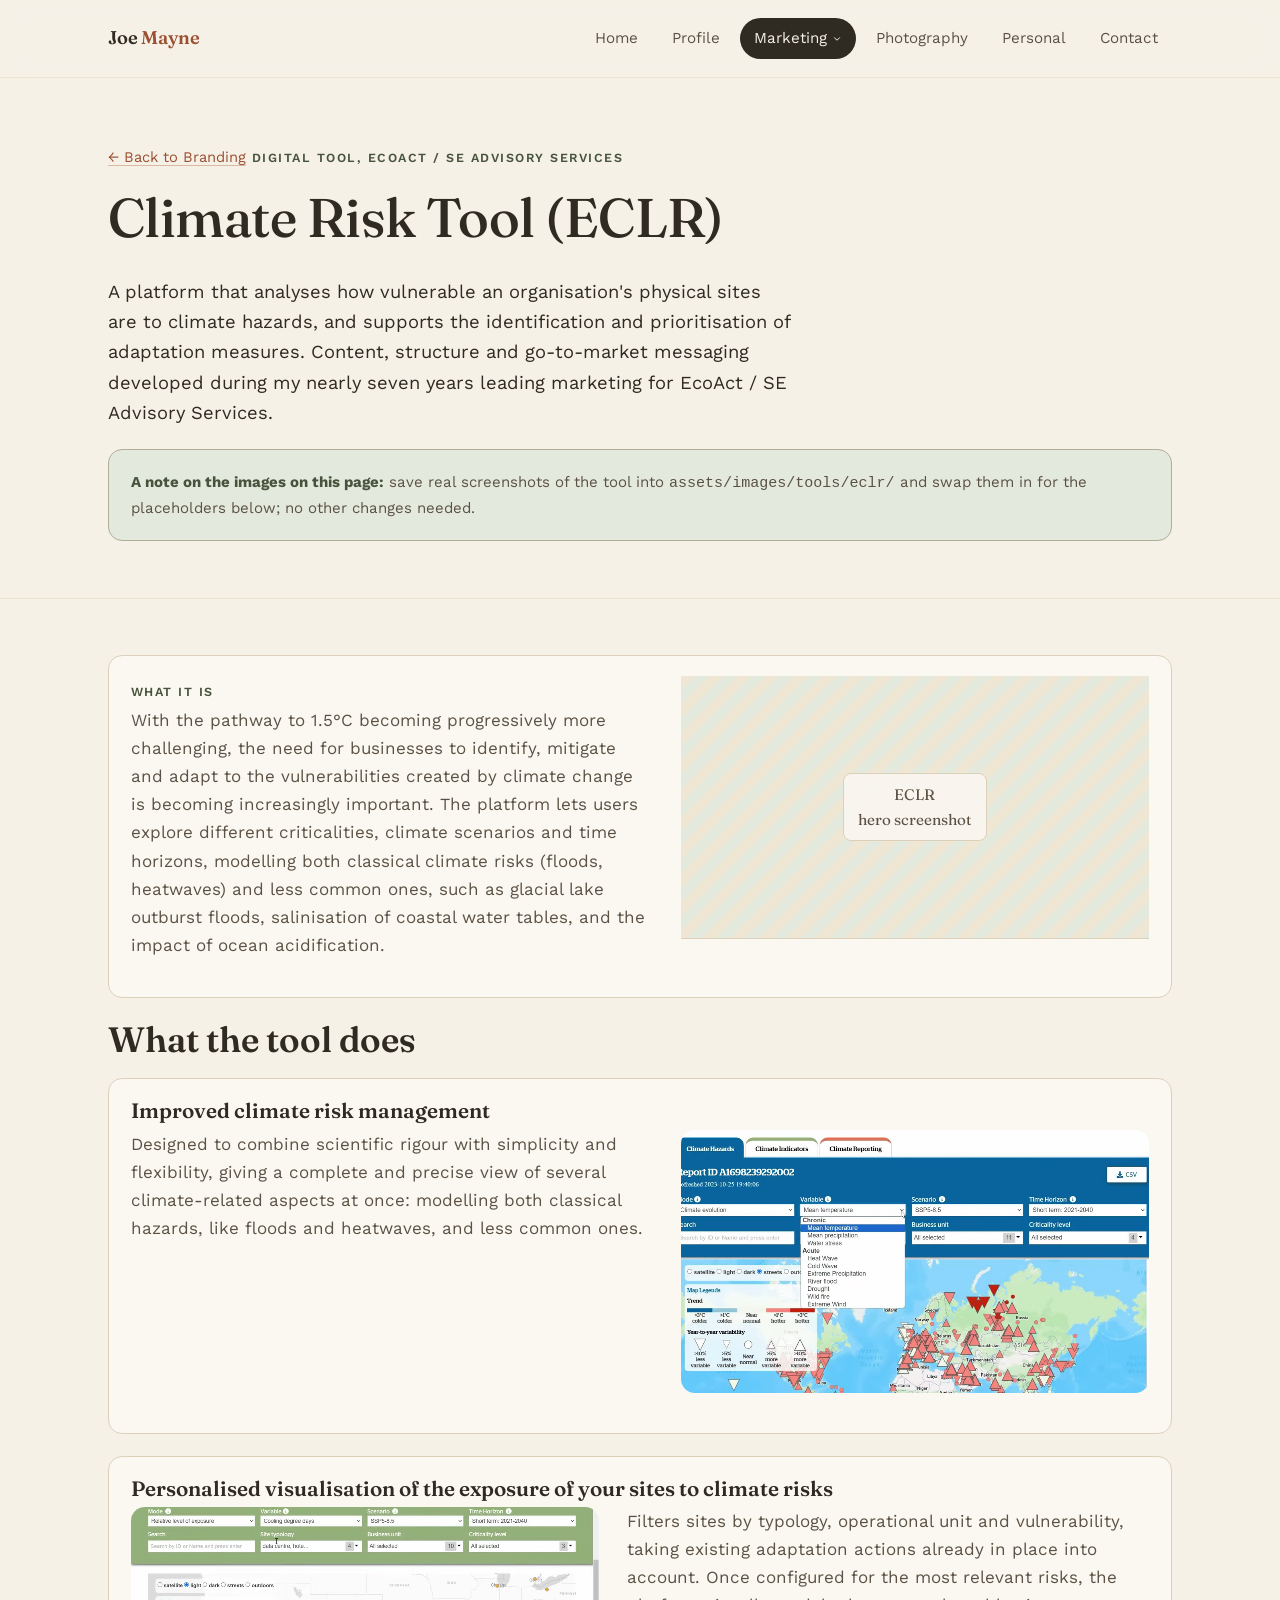
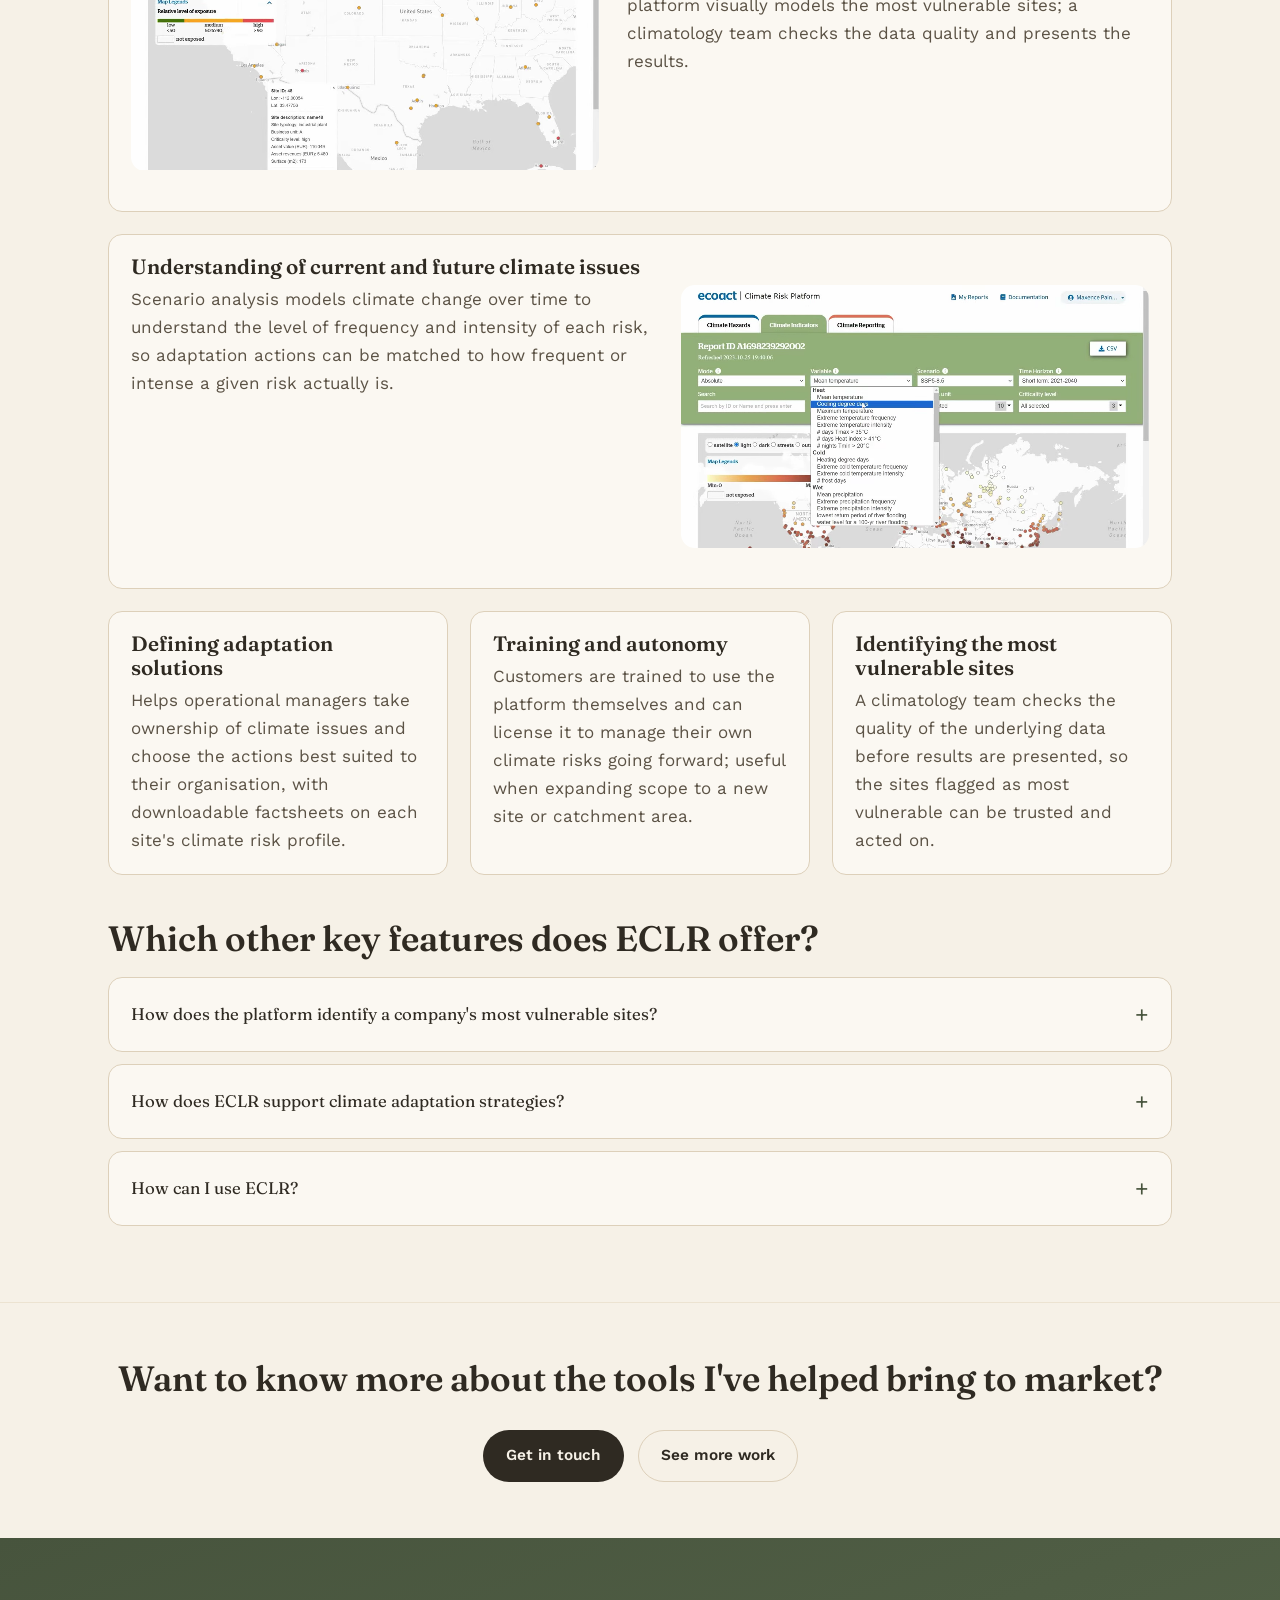
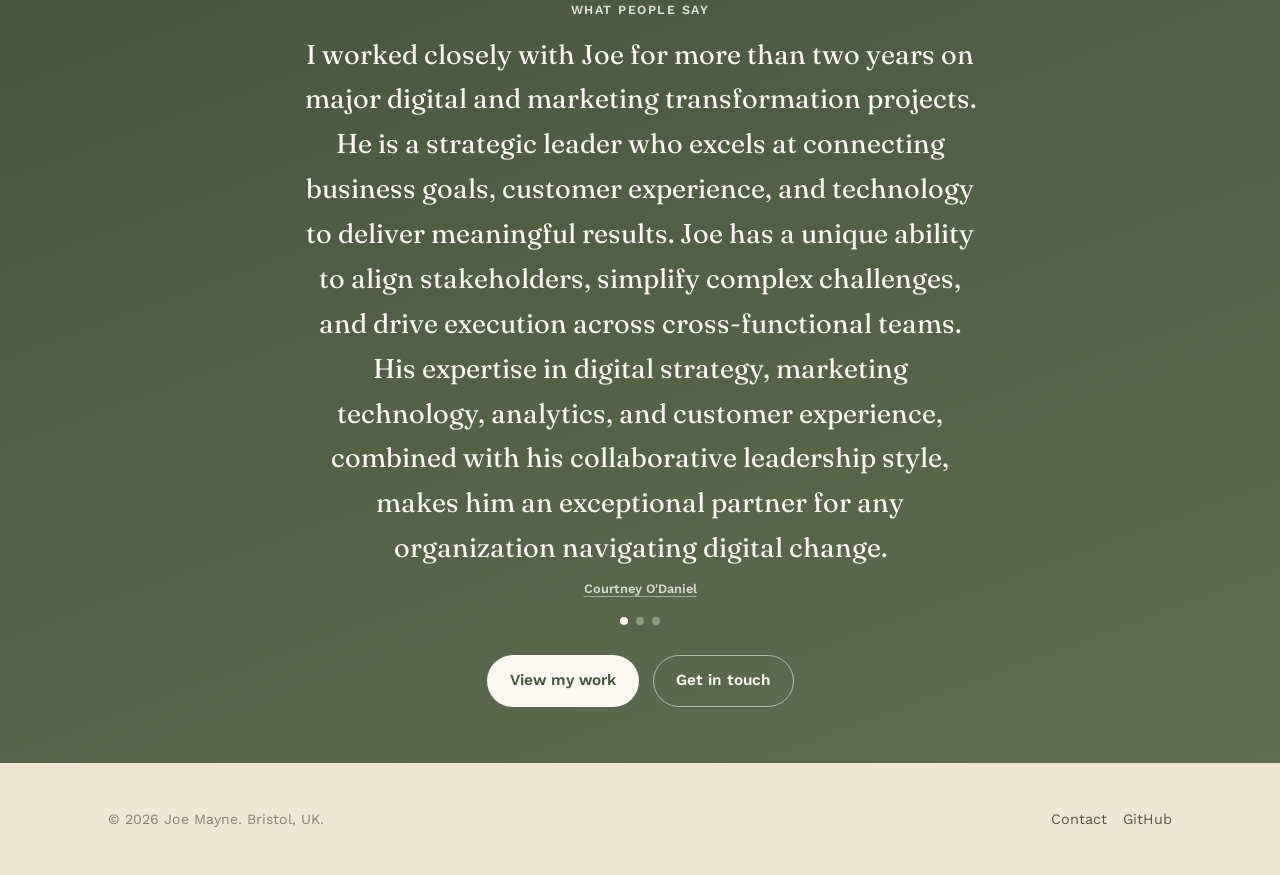
<file: tool-eclr.html>
<!doctype html>
<html lang="en">
<head>
<meta charset="UTF-8">
<meta name="viewport" content="width=device-width, initial-scale=1.0">
<title>Climate Risk Tool (ECLR), Joe Mayne</title>
<meta name="description" content="Content and go-to-market messaging for the ECLR Climate Risk Tool, built while leading marketing for EcoAct / SE Advisory Services.">
<link rel="preconnect" href="https://fonts.googleapis.com">
<link rel="preconnect" href="https://fonts.gstatic.com" crossorigin>
<link href="https://fonts.googleapis.com/css2?family=Fraunces:opsz,wght@9..144,400;9..144,500;9..144,600&family=Work+Sans:wght@400;500;600;700&display=swap" rel="stylesheet">
<link rel="stylesheet" href="assets/css/styles.css">
</head>
<body>

<header class="site-header">
  <div class="nav">
    <a class="nav__brand" href="index.html">Joe <span>Mayne</span></a>
    <button class="nav__toggle" aria-expanded="false" aria-controls="nav-links">Menu</button>
    <ul class="nav__links" id="nav-links">
      <li><a href="index.html">Home</a></li>
      <li><a href="process.html">Profile</a></li>
      <li class="nav__dropdown">
        <button type="button" class="nav__dropdown-toggle is-current" aria-haspopup="true" aria-expanded="false">
          Marketing
          <svg class="nav__dropdown-caret" width="10" height="10" viewBox="0 0 24 24" fill="none" aria-hidden="true"><path d="M6 9l6 6 6-6" stroke="currentColor" stroke-width="2.4" stroke-linecap="round" stroke-linejoin="round"/></svg>
        </button>
        <ul class="nav__dropdown-menu">
          <li><a href="strategy.html">Strategy</a></li>
          <li><a href="branding.html" aria-current="page">Branding</a></li>
          <li><a href="creative-campaign-work.html">Creative &amp; Campaign</a></li>
          <li><a href="digital-tools.html">Digital Tools</a></li>
        </ul>
      </li>
      <li><a href="photography.html">Photography</a></li>
      <li><a href="personal.html">Personal</a></li>
      <li><a href="contact.html">Contact</a></li>
    </ul>
  </div>
</header>

<main>

  <section class="page-header">
    <div class="container">
      <a class="tool-back-link" href="branding.html">&larr; Back to Branding</a>
      <span class="eyebrow">Digital Tool, EcoAct / SE Advisory Services</span>
      <h1>Climate Risk Tool (ECLR)</h1>
      <p class="lede">A platform that analyses how vulnerable an organisation's physical sites are to climate hazards, and supports the identification and prioritisation of adaptation measures. Content, structure and go-to-market messaging developed during my nearly seven years leading marketing for EcoAct / SE Advisory Services.</p>
      <p class="callout"><strong>A note on the images on this page:</strong> save real screenshots of the tool into <code>assets/images/tools/eclr/</code> and swap them in for the placeholders below; no other changes needed.</p>
    </div>
  </section>

  <section class="tight">
    <div class="container">

      <div class="card" style="margin-bottom:22px;">
        <div class="card__body case-study-body">
          <span class="eyebrow" style="margin-bottom:0.3em;">What it is</span>
          <div class="media-placeholder media-placeholder--wide case-study-media"><span class="media-placeholder__label">ECLR<br>hero screenshot</span></div>
          <p>With the pathway to 1.5°C becoming progressively more challenging, the need for businesses to identify, mitigate and adapt to the vulnerabilities created by climate change is becoming increasingly important. The platform lets users explore different criticalities, climate scenarios and time horizons, modelling both classical climate risks (floods, heatwaves) and less common ones, such as glacial lake outburst floods, salinisation of coastal water tables, and the impact of ocean acidification.</p>
        </div>
      </div>

      <h2>What the tool does</h2>

      <!-- Alternating text/video rhythm, matching how the original
           eco-act.com page paired each feature with a screenshot
           (media right, then left, then right again) — real screen
           recordings here instead, autoplaying/looping/muted so they
           read as a live demo rather than something to click play on. -->
      <div class="card" style="margin-bottom:22px;">
        <div class="card__body case-study-body">
          <h3>Improved climate risk management</h3>
          <div class="media-placeholder--wide case-study-media" style="background:none; overflow:hidden; border-radius:var(--radius);">
            <video style="width:100%; height:100%; object-fit:cover; display:block;" autoplay loop muted playsinline poster="assets/images/tools/eclr/poster-climate-hazards.jpg" aria-label="ECLR: Climate Hazards tab, screen recording">
              <source src="assets/video/eclr/eclr-climate-hazards-short.mp4" type="video/mp4">
              <source src="assets/video/eclr/eclr-climate-hazards-short.webm" type="video/webm">
            </video>
          </div>
          <p>Designed to combine scientific rigour with simplicity and flexibility, giving a complete and precise view of several climate-related aspects at once: modelling both classical hazards, like floods and heatwaves, and less common ones.</p>
        </div>
      </div>

      <div class="card" style="margin-bottom:22px;">
        <div class="card__body case-study-body">
          <h3>Personalised visualisation of the exposure of your sites to climate risks</h3>
          <div class="media-placeholder--wide case-study-media--left" style="background:none; overflow:hidden; border-radius:var(--radius);">
            <video style="width:100%; height:100%; object-fit:cover; display:block;" autoplay loop muted playsinline poster="assets/images/tools/eclr/poster-site-report.jpg" aria-label="ECLR: Site Report tab, screen recording">
              <source src="assets/video/eclr/eclr-site-report.mp4" type="video/mp4">
              <source src="assets/video/eclr/eclr-site-report.webm" type="video/webm">
            </video>
          </div>
          <p>Filters sites by typology, operational unit and vulnerability, taking existing adaptation actions already in place into account. Once configured for the most relevant risks, the platform visually models the most vulnerable sites; a climatology team checks the data quality and presents the results.</p>
        </div>
      </div>

      <div class="card" style="margin-bottom:22px;">
        <div class="card__body case-study-body">
          <h3>Understanding of current and future climate issues</h3>
          <div class="media-placeholder--wide case-study-media" style="background:none; overflow:hidden; border-radius:var(--radius);">
            <video style="width:100%; height:100%; object-fit:cover; display:block;" autoplay loop muted playsinline poster="assets/images/tools/eclr/poster-climate-indicators.jpg" aria-label="ECLR: Climate Indicators tab, screen recording">
              <source src="assets/video/eclr/eclr-climate-indicators.mp4" type="video/mp4">
              <source src="assets/video/eclr/eclr-climate-indicators.webm" type="video/webm">
            </video>
          </div>
          <p>Scenario analysis models climate change over time to understand the level of frequency and intensity of each risk, so adaptation actions can be matched to how frequent or intense a given risk actually is.</p>
        </div>
      </div>

      <div class="grid grid--3 tool-feature-grid" style="margin-bottom:44px;">
        <div class="card card--pop">
          <div class="card__body">
            <h3>Defining adaptation solutions</h3>
            <p>Helps operational managers take ownership of climate issues and choose the actions best suited to their organisation, with downloadable factsheets on each site's climate risk profile.</p>
          </div>
        </div>
        <div class="card card--pop">
          <div class="card__body">
            <h3>Training and autonomy</h3>
            <p>Customers are trained to use the platform themselves and can license it to manage their own climate risks going forward; useful when expanding scope to a new site or catchment area.</p>
          </div>
        </div>
        <div class="card card--pop">
          <div class="card__body">
            <h3>Identifying the most vulnerable sites</h3>
            <p>A climatology team checks the quality of the underlying data before results are presented, so the sites flagged as most vulnerable can be trusted and acted on.</p>
          </div>
        </div>
      </div>

      <h2>Which other key features does ECLR offer?</h2>
      <div class="faq" style="margin-bottom:20px;">
        <details class="faq__item">
          <summary>How does the platform identify a company's most vulnerable sites?</summary>
          <p>After configuring the platform for the risks most relevant to the business, ECLR visually models the most vulnerable sites. A team of climatologists then checks the quality of the data before the results are presented.</p>
        </details>
        <details class="faq__item">
          <summary>How does ECLR support climate adaptation strategies?</summary>
          <p>To improve the resilience of a company's infrastructure, ECLR helps operational managers get to grips with the climate issues they face, supported in choosing the actions best suited to their organisation. The platform also allows factsheets on the climate risk profile of each site to be downloaded.</p>
        </details>
        <details class="faq__item">
          <summary>How can I use ECLR?</summary>
          <p>Customers are trained in using ECLR and can purchase a licence to manage climate risks effectively themselves: a good fit for an agile approach to climate change, whether working within existing operations or expanding geographical scope, such as adding a new site or catchment area.</p>
        </details>
      </div>

    </div>
  </section>

  <section class="tight">
    <div class="container">
      <div class="card__body" style="text-align:center; padding:0;">
        <h2>Want to know more about the tools I've helped bring to market?</h2>
        <div class="btn-row" style="justify-content:center;">
          <a class="btn btn--primary" href="contact.html">Get in touch</a>
          <a class="btn btn--ghost" href="branding.html">See more work</a>
        </div>
      </div>
    </div>
  </section>

  <!-- =========================================================
       QUOTE BAND — repeated at the bottom of every page, right
       before the footer, in the same distinct moss-deep treatment
       each time (see .quote-band in styles.css) so it reads as one
       consistent, recognisable closing section site-wide. Same
       markup/ids as index.html's copy — see "quote carousel" in
       site.js for the logic (id-scoped, fine since each page only
       ever has this one instance).
       ========================================================= -->
  <section class="tight quote-band">
    <div class="container container--narrow" style="text-align:center;">
      <span class="eyebrow">What people say</span>
      <div class="quote-carousel" id="quoteCarousel">
        <blockquote class="quote-carousel__item is-active">I worked closely with Joe for more than two years on major digital and marketing transformation projects. He is a strategic leader who excels at connecting business goals, customer experience, and technology to deliver meaningful results. Joe has a unique ability to align stakeholders, simplify complex challenges, and drive execution across cross-functional teams. His expertise in digital strategy, marketing technology, analytics, and customer experience, combined with his collaborative leadership style, makes him an exceptional partner for any organization navigating digital change.<cite><a href="https://www.linkedin.com/in/courtneyodaniel/" target="_blank" rel="noopener">Courtney O'Daniel</a></cite></blockquote>
        <blockquote class="quote-carousel__item">Joe is a rare find, both creatively gifted and analytical. While some marketers are happy to repeat the same playbook, Joe looks at the data and finds opportunities to truly improve performance. He is curious and will not settle for mediocre results. He is also digitally savvy and able to move quickly at the pace required in the AI era.<cite><a href="https://www.linkedin.com/in/sarahjgregg/" target="_blank" rel="noopener">Sarah Gregg</a></cite></blockquote>
        <blockquote class="quote-carousel__item">I've worked with Joe for more than six years across 4 different brands and can confidently say that he is a true all-in-one marketing specialist, combining expertise in strategy, marketing technology, digital campaigns, and creative design. His unique vision and marketing insights have been invaluable across a wide range of projects - no matter the industry, scope, or challenge, he brings fresh thinking and undeniable positive impact.<cite><a href="https://www.linkedin.com/in/larsonkai/" target="_blank" rel="noopener">Kai Larson</a></cite></blockquote>
      </div>
      <div class="quote-carousel__dots" id="quoteDots" aria-hidden="true"></div>
      <div class="btn-row" style="justify-content:center;">
        <a class="btn btn--primary" href="strategy.html">View my work</a>
        <a class="btn btn--ghost" href="contact.html">Get in touch</a>
      </div>
    </div>
  </section>

</main>

<footer class="site-footer">
  <div class="container">
    <small>© 2026 Joe Mayne. Bristol, UK.</small>
    <nav>
      <a href="contact.html">Contact</a>
      <a href="https://github.com/JCM1886" target="_blank" rel="noopener">GitHub</a>
    </nav>
  </div>
</footer>

<script src="assets/js/site.js"></script>
</body>
</html>
</file>
<file: assets/css/styles.css>
/* ============================================================
   Joe Mayne — portfolio site
   Earthy, sustainability-led palette: clay, moss, sand, muted
   greens/browns. Organic, calm, understated. No build step —
   this file is hand-edited directly.
   ============================================================ */

:root {
  /* palette */
  --sand: #f6f1e7;
  --sand-deep: #efe6d4;
  --paper: #fbf8f2;
  --ink: #2f2a22;
  --ink-soft: #5b5245;
  --ink-faint: #8a8071;
  --clay: #b5613c;
  --clay-deep: #9a4f30;
  --moss: #5f6f52;
  --moss-deep: #47543d;
  --moss-pale: #e4e9dd;
  --line: #ddd0ba;
  --line-soft: #ece3d1;

  /* type */
  --font-display: "Fraunces", "Iowan Old Style", "Georgia", serif;
  --font-body: "Work Sans", "Segoe UI", system-ui, sans-serif;

  --radius: 14px;
  --radius-sm: 8px;
  --shadow: 0 10px 30px -14px rgba(47, 42, 34, 0.25);
  --max: 1120px;
}

@media (prefers-color-scheme: dark) {
  :root {
    --sand: #211d17;
    --sand-deep: #19160f;
    --paper: #262119;
    --ink: #f1ead9;
    --ink-soft: #cabfa9;
    --ink-faint: #94897a;
    --clay: #d9865e;
    --clay-deep: #e69b76;
    --moss: #96a986;
    --moss-deep: #b7c7a9;
    --moss-pale: #2c3226;
    --line: #3c3527;
    --line-soft: #332c20;
  }
}

* { box-sizing: border-box; }
html { scroll-behavior: smooth; }

body {
  margin: 0;
  background: var(--sand);
  color: var(--ink);
  font-family: var(--font-body);
  font-size: 17px;
  line-height: 1.65;
  -webkit-font-smoothing: antialiased;
}

img { max-width: 100%; display: block; }

h1, h2, h3, h4 {
  font-family: var(--font-display);
  font-weight: 600;
  line-height: 1.15;
  margin: 0 0 0.5em;
  color: var(--ink);
}

h1 { font-size: clamp(2.2rem, 4.5vw, 3.4rem); font-weight: 500; letter-spacing: -0.01em; }
h2 { font-size: clamp(1.6rem, 3vw, 2.2rem); }
h3 { font-size: 1.3rem; }

p { margin: 0 0 1.1em; color: var(--ink-soft); }
p.lede { font-size: 1.15rem; color: var(--ink); }

a { color: var(--clay-deep); text-decoration-color: color-mix(in srgb, var(--clay) 40%, transparent); text-underline-offset: 3px; }
a:hover { color: var(--clay); }

.container { max-width: var(--max); margin: 0 auto; padding: 0 28px; }
.container--narrow { max-width: 760px; }

section { padding: 88px 0; }
section.tight { padding: 56px 0; }
section + section { border-top: 1px solid var(--line-soft); }

.eyebrow {
  display: inline-block;
  font-family: var(--font-body);
  font-size: 0.78rem;
  letter-spacing: 0.12em;
  text-transform: uppercase;
  color: var(--moss-deep);
  font-weight: 600;
  margin-bottom: 0.9em;
}

/* ---------- header / nav ---------- */
.site-header {
  position: sticky;
  top: 0;
  z-index: 50;
  background: color-mix(in srgb, var(--sand) 88%, transparent);
  backdrop-filter: blur(8px);
  border-bottom: 1px solid var(--line-soft);
}

.nav {
  display: flex;
  align-items: center;
  justify-content: space-between;
  padding: 18px 28px;
  max-width: var(--max);
  margin: 0 auto;
}

.nav__brand {
  font-family: var(--font-display);
  font-size: 1.15rem;
  font-weight: 600;
  color: var(--ink);
  text-decoration: none;
  letter-spacing: -0.01em;
}
.nav__brand span { color: var(--clay-deep); }

.nav__links {
  display: flex;
  gap: 6px;
  list-style: none;
  margin: 0;
  padding: 0;
}

.nav__links a {
  display: inline-block;
  padding: 8px 14px;
  border-radius: 999px;
  font-size: 0.95rem;
  color: var(--ink-soft);
  text-decoration: none;
  transition: background 0.15s ease, color 0.15s ease;
}
.nav__links a:hover { background: var(--moss-pale); color: var(--moss-deep); }
.nav__links a[aria-current="page"] { background: var(--ink); color: var(--sand); }

/* Dropdown nav item ("Marketing") — a group heading with no page of
   its own, so it's a <button>, not a link. Desktop reveals its four
   sub-pages on hover or keyboard focus (:focus-within); the click
   handler in site.js is what makes it reachable on touch, where
   there's no hover. The .is-current class matches the a[aria-current]
   pill treatment so the group still reads as "you are here" when one
   of its children is the active page. Selectors use
   `.nav__links .nav__dropdown-toggle` (two classes) rather than the
   bare class so they reliably out-specificity `.nav__links a` above. */
.nav__dropdown { position: relative; }

.nav__links .nav__dropdown-toggle {
  display: inline-flex;
  align-items: center;
  gap: 5px;
  padding: 8px 14px;
  border-radius: 999px;
  border: none;
  background: none;
  font-family: var(--font-body);
  font-size: 0.95rem;
  line-height: inherit;
  color: var(--ink-soft);
  cursor: pointer;
  transition: background 0.15s ease, color 0.15s ease;
}
.nav__links .nav__dropdown-toggle:hover { background: var(--moss-pale); color: var(--moss-deep); }
.nav__links .nav__dropdown-toggle.is-current { background: var(--ink); color: var(--sand); }
.nav__dropdown-caret { transition: transform 0.15s ease; }
.nav__dropdown.is-open .nav__dropdown-caret { transform: rotate(180deg); }

.nav__dropdown-menu {
  list-style: none;
  margin: 0;
  padding: 6px;
  position: absolute;
  top: 100%;
  left: 0;
  min-width: max-content;
  background: var(--paper);
  border: 1px solid var(--line-soft);
  border-radius: var(--radius-sm);
  box-shadow: var(--shadow);
  opacity: 0;
  visibility: hidden;
  transform: translateY(-4px);
  transition: opacity 0.15s ease, transform 0.15s ease, visibility 0.15s;
  z-index: 60;
}
.nav__dropdown-menu a {
  display: block;
  padding: 9px 14px;
  border-radius: var(--radius-sm);
  font-size: 0.95rem;
  color: var(--ink-soft);
  text-decoration: none;
  white-space: nowrap;
  transition: background 0.15s ease, color 0.15s ease;
}
.nav__dropdown-menu a:hover { background: var(--moss-pale); color: var(--moss-deep); }
.nav__dropdown-menu a[aria-current="page"] { background: var(--ink); color: var(--sand); }

.nav__dropdown:hover .nav__dropdown-menu,
.nav__dropdown:focus-within .nav__dropdown-menu,
.nav__dropdown.is-open .nav__dropdown-menu {
  opacity: 1;
  visibility: visible;
  transform: translateY(0);
}

.nav__toggle {
  display: none;
  background: none;
  border: 1px solid var(--line);
  border-radius: var(--radius-sm);
  padding: 8px 12px;
  font-family: var(--font-body);
  color: var(--ink);
  cursor: pointer;
}

@media (max-width: 780px) {
  .nav__toggle { display: inline-block; }
  .nav__links {
    display: none;
    position: absolute;
    top: 100%; left: 0; right: 0;
    flex-direction: column;
    background: var(--paper);
    border-bottom: 1px solid var(--line-soft);
    padding: 10px 20px 18px;
    gap: 2px;
  }
  .nav__links.is-open { display: flex; }
  .nav__links a { padding: 12px 10px; border-radius: var(--radius-sm); }

  /* The mobile menu is already a full drawer, so the Marketing group's
     four sub-pages render open/inline underneath the toggle rather
     than needing a second layer of tap-to-reveal. */
  .nav__links .nav__dropdown-toggle {
    width: 100%;
    justify-content: space-between;
    padding: 12px 10px;
    border-radius: var(--radius-sm);
  }
  .nav__dropdown-caret { display: none; }
  .nav__dropdown-menu {
    position: static;
    opacity: 1;
    visibility: visible;
    transform: none;
    box-shadow: none;
    border: none;
    padding: 0 0 0 14px;
    margin-top: 2px;
  }
  .nav__dropdown-menu a { padding: 10px; }
}

/* ---------- hero ---------- */
.hero {
  padding: 96px 0 72px;
  background:
    radial-gradient(circle at 12% 18%, color-mix(in srgb, var(--moss) 16%, transparent), transparent 45%),
    radial-gradient(circle at 88% 82%, color-mix(in srgb, var(--clay) 14%, transparent), transparent 45%);
}
.hero__grid { display: grid; grid-template-columns: 1.15fr 0.85fr; gap: 56px; align-items: center; }
@media (max-width: 860px) { .hero__grid { grid-template-columns: 1fr; } }

.hero h1 { margin-bottom: 0.4em; }
.hero .lede { font-size: 1.2rem; max-width: 54ch; }

.hero__portrait {
  aspect-ratio: 4 / 5;
  border-radius: var(--radius);
  background: linear-gradient(160deg, var(--moss-pale), var(--sand-deep));
  border: 1px solid var(--line);
  display: flex; align-items: center; justify-content: center;
  color: var(--ink-faint);
  font-family: var(--font-display);
  font-size: 0.95rem;
  text-align: center;
  padding: 24px;
  box-shadow: var(--shadow);
}

/* ---------- animated hero (name + tagline reveal, floating work) ---------- */
/* Recreates the mechanic from a portfolio site Joe shared as a
   reference (word-by-word staggered reveal on the name/tagline, plus
   a handful of portfolio images gently floating around it) — rebuilt
   from scratch as a lighter CSS-only version, with Joe's own name,
   tagline and (placeholder, swappable) work samples. Nothing here
   reuses the reference site's actual code, images, or identity. */
.hero--animated {
  position: relative;
  padding: 140px 0 110px;
  text-align: left;
  overflow: hidden;
  background:
    radial-gradient(circle at 12% 18%, color-mix(in srgb, var(--moss) 16%, transparent), transparent 45%),
    radial-gradient(circle at 88% 82%, color-mix(in srgb, var(--clay) 14%, transparent), transparent 45%);
}
.hero--animated .container { position: relative; z-index: 2; }
/* Clearfix: .hero__headshot below is a float, which doesn't
   contribute to its parent's height on its own — without this the
   container could size itself as if the float weren't there. */
.hero__content::after { content: ""; display: table; clear: both; }
.hero--animated .eyebrow { display: block; }
.hero--animated .lede { max-width: 60ch; margin: 1.2em 0 0; }
.hero--animated .btn-row { justify-content: flex-start; }

.hero__name, .hero__tagline {
  margin: 0.2em 0;
  line-height: 1.08;
}
.hero__name { font-size: clamp(2.6rem, 7vw, 5rem); }
.hero__tagline {
  font-family: var(--font-body);
  font-weight: 600;
  font-size: clamp(1.1rem, 2.4vw, 1.5rem);
  color: var(--ink-soft);
  margin-top: 0.35em;
}

/* Each word is clipped by its wrapper and slides/fades up into view.
   --wd is the word's position in the overall reveal sequence (name
   words first, then tagline words), so the whole headline cascades
   in as one continuous read rather than two separate animations. */
.word-wrap { display: inline-block; overflow: hidden; vertical-align: top; padding-bottom: 0.08em; }
.word {
  display: inline-block;
  opacity: 0;
  transform: translateY(110%);
  animation: word-in 0.7s cubic-bezier(.22,1,.36,1) forwards;
  animation-delay: calc(var(--wd, 0) * 0.08s);
}
@keyframes word-in {
  to { opacity: 1; transform: translateY(0); }
}

/* Floating work-sample images, absolutely positioned around the text.
   Each has its own gentle idle bob/tilt (hero-float), staggered via
   --delay so they don't move in unison. Swap a tile's .media-placeholder
   for a real <img> the same way as anywhere else on the site (see
   README "Adding photos") to drop real work in. */
/* Bounded to a fixed height (not inset:0 / the section's full height)
   because that height is unpredictable — it grows with the bio
   paragraph's length, which now also depends on how much the
   headshot narrows the text. Percentage offsets against a variable,
   content-driven height would drift the tiles into wherever the
   paragraph happened to end up; a fixed reference band keeps them
   anchored to the actual visual cluster (name/tagline/headshot) they're
   meant to surround, regardless of bio length. */
.hero__images { position: absolute; top: 0; left: 0; right: 0; height: 600px; z-index: 1; pointer-events: none; }
.hero__image {
  position: absolute;
  width: var(--size, 100px);
  aspect-ratio: 16 / 9;
  height: auto;
  transition: transform 0.2s ease-out;
}
/* .hero__headshot (below) sets its own explicit width AND height, which
   makes the aspect-ratio above a no-op for it — aspect-ratio only fills
   in a dimension left as "auto". */
.hero__image-inner {
  width: 100%;
  height: 100%;
  animation: hero-float 7s ease-in-out infinite;
  animation-delay: calc(var(--delay, 0) * 0.6s);
}
.hero__image .media-placeholder {
  width: 100%;
  height: 100%;
  border-radius: 18px;
  box-shadow: var(--shadow);
  padding: 8px;
}
.hero__image .media-placeholder__label { font-size: 0.68rem; }

/* Headshot: unlike the work tiles (absolutely positioned, purely
   decorative background), this one is floated inside the actual text
   container — genuinely part of the flow, so the eyebrow/name/tagline/
   bio text wraps around it at any width instead of ever rendering
   behind it. Sized with clamp() so it scales with the viewport rather
   than staying a fixed pixel size. Below 780px there's no sensible
   width left for text to wrap around it, so it drops to a smaller,
   centred, non-floated block above the text instead. */
.hero__headshot {
  position: static;
  float: right;
  width: clamp(160px, 22vw, 320px);
  height: clamp(160px, 22vw, 320px);
  margin: 0 0 28px 32px;
}
@media (max-width: 780px) {
  .hero__headshot {
    float: none;
    width: 200px;
    height: 200px;
    margin: 0 auto 28px;
  }
}
.hero__image-photo {
  width: 100%;
  height: 100%;
  border-radius: 50%;
  overflow: hidden;
  border: 4px solid var(--paper);
  box-shadow: var(--shadow);
  background: linear-gradient(160deg, var(--moss-pale), var(--sand-deep));
  display: flex;
  align-items: center;
  justify-content: center;
}
.hero__image-photo img { width: 100%; height: 100%; object-fit: cover; }
.hero__image-photo.is-empty { padding: 12px; text-align: center; }
.hero__image-photo .media-placeholder__label { background: none; border: none; font-size: 0.68rem; }

@keyframes hero-float {
  0%, 100% { transform: translateY(0) rotate(var(--tilt, 0deg)); }
  50% { transform: translateY(-16px) rotate(calc(var(--tilt, 0deg) * -1)); }
}

/* Tiles live in two kinds of zone, both measured (not guessed) against
   the actual rendered layout: a top band (0-135px tall, full width)
   that's clear at every width because the eyebrow and the headshot
   both start at a fixed 140px down regardless of viewport; and the two
   side gutters — the empty margin between the centred .container's
   padding-box edge and the viewport edge, which is safe for the FULL
   600px height at any width, since it sits entirely outside the
   container the text and headshot live in. That gutter is only 28px
   at 1041px, too narrow for a real tile; it doesn't reach a workable
   width (~108px) until 1280px, so the whole cluster is hidden below
   that instead of the previous 1040px threshold. */
@media (max-width: 1279px) {
  .hero__images { display: none; }
}
@media (prefers-reduced-motion: reduce) {
  .word { animation: none; opacity: 1; transform: none; }
  .hero__image-inner { animation: none; }
}

.btn-row { display: flex; gap: 14px; flex-wrap: wrap; margin-top: 1.8em; }

.btn {
  display: inline-flex;
  align-items: center;
  gap: 8px;
  padding: 12px 22px;
  border-radius: 999px;
  font-family: var(--font-body);
  font-weight: 600;
  font-size: 0.96rem;
  text-decoration: none;
  border: 1px solid transparent;
  transition: transform 0.15s ease, background 0.15s ease, border-color .15s ease;
}
.btn:hover { transform: translateY(-1px); }
.btn--primary { background: var(--ink); color: var(--sand); }
.btn--primary:hover { background: var(--clay-deep); color: var(--sand); }
.btn--ghost { background: transparent; border-color: var(--line); color: var(--ink); }
.btn--ghost:hover { border-color: var(--clay-deep); color: var(--clay-deep); }

/* The site's second accent (moss — the same colour the Tools tags are
   built around) as a solid, high-contrast CTA. --moss/--paper checks
   out to ~5.1:1 in light mode and ~6.3:1 in dark mode, comfortably
   clearing WCAG AA (4.5:1) for normal-size text. */
.btn--accent { background: var(--moss); border-color: var(--moss); color: var(--paper); }
.btn--accent:hover { background: var(--moss-deep); border-color: var(--moss-deep); color: var(--paper); }

/* ---------- teaser grid (home) ---------- */
.teasers { display: grid; grid-template-columns: repeat(4, 1fr); gap: 18px; }
@media (max-width: 980px) { .teasers { grid-template-columns: repeat(2, 1fr); } }
@media (max-width: 560px) { .teasers { grid-template-columns: 1fr; } }

.teaser-card {
  display: block;
  padding: 26px 22px;
  background: var(--paper);
  border: 1px solid var(--line);
  border-radius: var(--radius);
  text-decoration: none;
  color: var(--ink);
  transition: border-color .15s ease, transform .15s ease;
}
.teaser-card:hover { border-color: var(--clay-deep); transform: translateY(-2px); }
.teaser-card .num { font-family: var(--font-display); color: var(--ink-faint); font-size: 0.85rem; }
.teaser-card h3 { margin: 0.5em 0 0.35em; font-size: 1.1rem; }
.teaser-card p { margin: 0; font-size: 0.92rem; color: var(--ink-soft); }

/* ---------- cards / grids ---------- */
/* minmax(0, 1fr) rather than a bare 1fr: a bare 1fr is really
   minmax(auto, 1fr), so a wide child (an image, an aspect-ratio box)
   can force its track past an even split. The 0 minimum stops that —
   content wraps/scales within its column instead of stretching it. */
.grid { display: grid; gap: 22px; }
.grid--2 { grid-template-columns: repeat(2, minmax(0, 1fr)); }
.grid--3 { grid-template-columns: repeat(3, minmax(0, 1fr)); }
.grid--4 { grid-template-columns: repeat(4, minmax(0, 1fr)); }
@media (max-width: 900px) { .grid--3, .grid--4 { grid-template-columns: repeat(2, minmax(0, 1fr)); } }
/* Same minmax(0, 1fr) reasoning as above applies to the single mobile
   column too — a bare 1fr here let a wide child (first hit by the
   Digital Tools 2x2 grid's video/image cells) blow the track past the
   viewport width instead of shrinking into it. */
@media (max-width: 560px) { .grid--2, .grid--3, .grid--4 { grid-template-columns: minmax(0, 1fr); } }

/* ---------- case study layout (strategy) ---------- */
/* Media floats right so the paragraph wraps around it and continues
   at full width once it clears the bottom — a fixed two-column grid
   would leave a dead gap under a short media box if the text runs on
   longer, which is the normal case here. The ::after clearfix keeps
   the card sized to its actual content, since a float alone doesn't
   contribute to its parent's height. Below 700px there usually isn't
   room for text to wrap around a useful-sized image anyway, so the
   float drops and the media block sits full-width above the text
   (its natural position in the HTML, right after the heading/stats). */
.case-study-body::after { content: ""; display: table; clear: both; }
.case-study-media {
  float: right;
  width: 46%;
  margin: 0 0 20px 28px;
}
/* Opposite float, for alternating text/media rhythm down a page (the
   original eco-act.com tool pages did this — media right, then left,
   then right again) rather than every block floating the same way. */
.case-study-media--left {
  float: left;
  width: 46%;
  margin: 0 28px 20px 0;
}
@media (max-width: 700px) {
  .case-study-media,
  .case-study-media--left { float: none; width: 100%; margin: 0 0 20px; }
}

.card {
  background: var(--paper);
  border: 1px solid var(--line);
  border-radius: var(--radius);
  overflow: hidden;
}
.card__body { padding: 20px 22px; }
.card h3 { margin-bottom: 0.3em; }
.card .meta { font-size: 0.85rem; color: var(--ink-faint); margin-bottom: 0.6em; }

/* Auto-crossfading photo gallery — a single frame that fades between
   several images every few seconds rather than a strip of thumbnails.
   The wrapper needs an explicit aspect-ratio (set inline per instance)
   since every image is stacked absolutely on top of it; only
   .is-active is opaque, and site.js cycles which one carries that
   class on a plain setInterval (multi-instance safe, same 3s-timer
   pattern as the quote carousel). Mark whichever <img> should show
   first with is-active in the HTML — the JS reads that starting state
   rather than assuming index 0. */
.photo-fade {
  position: relative;
  overflow: hidden;
  width: 100%;
  border-bottom: 1px solid var(--line);
}
.photo-fade__img {
  position: absolute;
  inset: 0;
  width: 100%;
  height: 100%;
  object-fit: cover;
  opacity: 0;
  transition: opacity 1s ease;
}
.photo-fade__img.is-active {
  opacity: 1;
}

/* Loose overlapping photo pile — same polaroid look as the Photography
   page's floating shots (white border, shadow, slight rotation) but
   static and generously spaced, rather than that page's scroll-driven
   drift. Plain document flow, not absolute: each image after the
   first is pulled up with a negative margin-top to overlap the one
   above it, so the stack's own height (and each breakpoint's) just
   falls out of the images' natural sizing — no fixed container height
   to maintain. Margin-top's percentage resolves against the
   container's width (a CSS quirk, not the image's own height), so
   -20% comes out to roughly a fifth of the pile overlapping — most of
   each photo stays visible. Nudge --pile-x per image for the
   horizontal fan; later images paint over earlier ones by normal DOM
   order, so put whichever photo should end up on top last in the
   markup. */
.photo-stack {
  padding: 10px 0 30px;
}
.photo-stack__img {
  display: block;
  width: 80%;
  aspect-ratio: 4 / 3;
  object-fit: cover;
  border-radius: var(--radius-sm);
  box-shadow: var(--shadow);
  border: 4px solid var(--paper);
  position: relative;
  margin-left: var(--pile-x, 0);
  transform: rotate(var(--pile-rot, 0deg));
}
.photo-stack__img:not(:first-child) {
  margin-top: -20%;
}

/* Tight document/PDF mockup stack — same polaroid-style border/shadow
   as .photo-stack, but pages sit almost directly on top of each
   other (a few px offset, not a wide fan) so it reads as "a stack of
   pages" rather than scattered photos. Absolutely positioned within
   a container sized by aspect-ratio, so the stack's own footprint is
   predictable and deliberately narrower than its parent — leaving
   room beside it for more images to be added later. Later images in
   the markup paint on top, so the cover page goes last. */
.doc-stack {
  position: relative;
  width: 62%;
  aspect-ratio: 1754 / 1241;
  margin: 6px 0;
}
.doc-stack__img {
  position: absolute;
  inset: 0;
  width: 100%;
  height: 100%;
  object-fit: cover;
  border-radius: var(--radius-sm);
  box-shadow: var(--shadow);
  border: 3px solid var(--paper);
  transform: translate(var(--pile-x, 0), var(--pile-y, 0)) rotate(var(--pile-rot, 0deg));
}

/* Same lively hover feedback as the homepage's Explore teaser cards
   (border-color shift + a subtle transform on hover), used on the
   My Process "Skills" cards - opt-in via this modifier rather than
   every .card site-wide, since a case-study card or a photo card
   growing on hover isn't necessarily wanted there too. */
.card--pop {
  transition: transform 0.2s ease, box-shadow 0.2s ease, border-color 0.2s ease;
}
.card--pop:hover {
  transform: scale(1.03);
  border-color: var(--clay-deep);
  box-shadow: var(--shadow);
}

/* image / media placeholder treatment — used wherever a real photo,
   scan, or video isn't dropped in yet. Swap the whole element for a
   real <img>/<video>/iframe when the asset exists. */
.media-placeholder {
  aspect-ratio: 4 / 3;
  background:
    repeating-linear-gradient(135deg, var(--sand-deep), var(--sand-deep) 10px, var(--moss-pale) 10px, var(--moss-pale) 20px);
  border-bottom: 1px solid var(--line);
  display: flex;
  align-items: center;
  justify-content: center;
  text-align: center;
  padding: 18px;
}
.media-placeholder__label {
  font-family: var(--font-display);
  font-size: 0.95rem;
  color: var(--ink-soft);
  background: color-mix(in srgb, var(--paper) 88%, transparent);
  border: 1px solid var(--line);
  border-radius: var(--radius-sm);
  padding: 8px 14px;
}
.media-placeholder--wide { aspect-ratio: 16 / 9; }
.media-placeholder--tall { aspect-ratio: 3 / 4; }

/* ---------- statement banner (home, above Featured Work) ---------- */
/* Thin, solid-colour strip — deliberately smaller and flatter than
   the .quote-band treatment (no gradient, no section padding) so the
   two read as different things despite sharing the same green family,
   per Joe's "the green again, but distinct" request. Contrast: same
   paper-on-moss pairing already verified at 5.10:1 for the quote
   band, comfortably clears WCAG AA. */
.statement-banner {
  background: var(--moss);
  border-top: none;
  padding: 16px 0;
}
.statement-banner p {
  margin: 0;
  color: var(--paper);
  font-size: 0.98rem;
  font-weight: 500;
  text-align: center;
  max-width: 62ch;
  margin: 0 auto;
}

/* ---------- featured work (curved carousel) ---------- */
/* Large slides on a horizontal scroller; site.js computes each
   slide's distance from the carousel's centre on every scroll frame
   and applies rotate + lift + scale from that — centred slide sits
   upright and largest/lowest, the rest fan away either side the
   further they scroll from centre. Track padding is roughly half a
   slide's width so the first/last slides can actually reach centre. */
.featured-work h2 { margin-top: 0.2em; }
.curve-carousel-wrap { position: relative; }
.curve-carousel {
  overflow-x: auto;
  overflow-y: hidden;
  scroll-snap-type: x mandatory;
  -webkit-overflow-scrolling: touch;
  padding-top: 30px;
  cursor: grab;
  /* Scrollable, but the scrollbar itself stays hidden — dragging,
     touch, trackpad and the arrow buttons are still the ways to move
     it, this just hides the track/thumb graphic. */
  scrollbar-width: none;
  -ms-overflow-style: none;
}
.curve-carousel::-webkit-scrollbar { display: none; height: 0; }
.curve-carousel.is-dragging { cursor: grabbing; scroll-snap-type: none; }
.curve-carousel__track {
  display: flex;
  align-items: center;
  gap: 32px;
  width: max-content;
  /* Roughly half the widest slide can now reach (a landscape slide
     at the max 46vw/300px height, ~1.8:1 ratio, is ~540px wide), so
     the first/last slide can still actually reach centre. */
  padding: 20px calc(50% - min(38vw, 270px)) 50px;
}
/* Height-driven rather than width-driven, so each slide can be "any
   shape": a real <img>/<video> supplies its own intrinsic aspect
   ratio via width:auto against a fixed height, so a landscape shot
   renders wider and a portrait one narrower, rather than every slide
   being forced into the same box. */
.curve-carousel__slide {
  flex: 0 0 auto;
  height: min(46vw, 300px);
  scroll-snap-align: center;
  will-change: transform;
}
.curve-carousel__slide img,
.curve-carousel__slide video {
  height: 100%;
  width: auto;
  object-fit: cover;
  border-radius: var(--radius);
  box-shadow: var(--shadow);
  display: block;
  background: var(--ink);
  /* The slide images are the biggest hit target in the carousel, so
     without this the browser's native "drag this image" gesture
     grabs the pointer first and the custom scroll-drag in site.js
     never starts — dragging only worked in the gaps between slides.
     Same fix as the qualifications cert-scroller below. */
  -webkit-user-drag: none;
  user-select: none;
}
/* Opt out of the rounded-card treatment for an image meant to float
   free against the page background (e.g. a transparent-background
   PNG) — a rectangular shadow/radius around it would show up in its
   own transparent padding and look like a phantom card. */
.curve-carousel__slide--plain img { border-radius: 0; box-shadow: none; background: none; }
.curve-carousel__slide .media-placeholder {
  height: 100%;
  width: auto;
  aspect-ratio: 4 / 5;
  border-radius: var(--radius);
  box-shadow: var(--shadow);
}
.curve-carousel__caption { text-align: center; margin-top: -12px; }
.curve-carousel__pill {
  display: inline-block;
  padding: 10px 26px;
  border-radius: 999px;
  background: var(--ink);
  color: var(--sand);
  font-weight: 700;
  font-size: 0.8rem;
  letter-spacing: 0.04em;
  text-transform: uppercase;
  text-decoration: none;
  transition: background 0.15s ease;
}
.curve-carousel__pill:hover { background: var(--clay-deep); color: var(--sand); }
.curve-carousel__arrow {
  position: absolute;
  top: 55%;
  transform: translateY(-50%);
  z-index: 3;
  width: 44px;
  height: 44px;
  border-radius: 50%;
  border: 1px solid var(--line);
  background: var(--paper);
  color: var(--ink);
  display: flex;
  align-items: center;
  justify-content: center;
  cursor: pointer;
  box-shadow: var(--shadow);
  transition: background 0.15s ease, color 0.15s ease;
}
.curve-carousel__arrow:hover { background: var(--ink); color: var(--sand); }
.curve-carousel__arrow--prev { left: 4px; }
.curve-carousel__arrow--next { right: 4px; }
@media (max-width: 640px) {
  .curve-carousel__arrow { width: 36px; height: 36px; }
}
@media (prefers-reduced-motion: reduce) {
  .curve-carousel__slide { transition: none !important; transform: none !important; }
}

.tag {
  display: inline-block;
  font-size: 0.76rem;
  letter-spacing: 0.04em;
  text-transform: uppercase;
  color: var(--moss-deep);
  background: var(--moss-pale);
  border-radius: 999px;
  padding: 4px 10px;
  margin: 0 6px 6px 0;
  transition: transform 0.15s ease, background-color 0.15s ease, color 0.15s ease;
}
/* Complementary colour change on hover: moss (green) swaps to clay
   (the site's other accent, rust/orange) rather than just deepening
   the same colour, alongside the same grow-on-hover feedback as the
   Skills cards. */
.tag:hover {
  transform: scale(1.08);
  background: var(--clay);
  color: var(--paper);
}

/* ---------- timeline (my process) ---------- */
/* Scroll-animated: a progress line (.timeline__progress, added by
   site.js) grows down the base line as you scroll past it, and each
   item fades/slides in plus its dot pops in once it enters view (see
   site.js "process page: animated timeline"). Falls back to fully
   visible, no animation, under prefers-reduced-motion or without
   IntersectionObserver support. */
.timeline { position: relative; border-left: 2px solid var(--line); margin-left: 6px; padding-left: 28px; }
.timeline__progress {
  position: absolute;
  left: -2px; top: 0;
  width: 2px;
  height: 0%;
  background: var(--clay-deep);
  pointer-events: none;
}
.timeline__item {
  position: relative;
  padding-bottom: 34px;
  opacity: 0;
  transform: translateY(22px);
  transition: opacity 0.6s ease, transform 0.6s ease;
}
.timeline__item.is-visible { opacity: 1; transform: translateY(0); }
.timeline__item:last-child { padding-bottom: 0; }
.timeline__item::before {
  content: "";
  position: absolute;
  left: -34px; top: 4px;
  width: 12px; height: 12px;
  border-radius: 50%;
  background: var(--clay-deep);
  border: 3px solid var(--sand);
  transform: scale(0.3);
  transition: transform 0.35s ease 0.15s;
}
.timeline__item.is-visible::before { transform: scale(1); }
@media (prefers-reduced-motion: reduce) {
  .timeline__item { opacity: 1; transform: none; transition: none; }
  .timeline__item::before { transform: scale(1); transition: none; }
}
.timeline__date { font-size: 0.84rem; color: var(--ink-faint); font-weight: 600; letter-spacing: 0.02em; }
.timeline__item h3 { margin: 0.15em 0 0.25em; }

/* ---------- stats (strategy) ---------- */
.stat-row { display: grid; grid-template-columns: repeat(4, 1fr); gap: 18px; margin: 1.6em 0; }
@media (max-width: 780px) { .stat-row { grid-template-columns: repeat(2, 1fr); } }
.stat {
  background: var(--moss-pale);
  border-radius: var(--radius);
  padding: 20px;
  text-align: center;
}
.stat__value { font-family: var(--font-display); font-size: 1.7rem; color: var(--moss-deep); display: block; }
.stat__label { font-size: 0.82rem; color: var(--ink-soft); }

/* ---------- video embed ---------- */
.video-embed {
  position: relative;
  aspect-ratio: 16 / 9;
  border-radius: var(--radius);
  overflow: hidden;
  background: var(--ink);
  border: 1px solid var(--line);
  box-shadow: var(--shadow);
}
.video-embed iframe,
.video-embed video {
  position: absolute; inset: 0; width: 100%; height: 100%; border: 0;
}
.video-embed__thumb {
  position: absolute; inset: 0;
  display: flex; align-items: center; justify-content: center;
  cursor: pointer;
  background-size: cover; background-position: center;
  color: #fff;
}
.video-embed__thumb::after {
  content: "";
  position: absolute; inset: 0;
  background: linear-gradient(180deg, rgba(0,0,0,0.15), rgba(0,0,0,0.45));
}
.video-embed__play {
  position: relative; z-index: 1;
  width: 68px; height: 68px;
  border-radius: 50%;
  background: color-mix(in srgb, var(--clay) 85%, black 0%);
  display: flex; align-items: center; justify-content: center;
  box-shadow: 0 8px 24px rgba(0,0,0,0.35);
}
.video-embed__play::before {
  content: "";
  border-style: solid;
  border-width: 11px 0 11px 18px;
  border-color: transparent transparent transparent #fff;
  margin-left: 4px;
}
.video-embed__caption { margin-top: 10px; font-size: 0.88rem; color: var(--ink-faint); }

/* ---------- pull quote ---------- */
.pull-quote {
  font-family: var(--font-display);
  font-size: clamp(1.3rem, 2.4vw, 1.7rem);
  color: var(--ink);
  border-left: 3px solid var(--clay-deep);
  padding-left: 24px;
  margin: 1.6em 0;
}

/* ---------- quote carousel (home) ---------- */
.quote-carousel {
  position: relative;
  min-height: 7em;
  display: flex;
  align-items: center;
  justify-content: center;
}
.quote-carousel__item {
  grid-area: 1 / 1;
  position: absolute;
  inset: 0;
  margin: 0;
  padding: 0 8px;
  font-family: var(--font-display);
  font-size: clamp(1.3rem, 2.4vw, 1.7rem);
  color: var(--ink);
  opacity: 0;
  transform: translateY(8px);
  transition: opacity 0.5s ease, transform 0.5s ease;
  pointer-events: none;
}
.quote-carousel__item.is-active {
  position: relative;
  opacity: 1;
  transform: translateY(0);
  pointer-events: auto;
}
.quote-carousel__item cite {
  display: block;
  margin-top: 0.6em;
  font-style: normal;
  font-family: var(--font-body);
  font-weight: 600;
  font-size: 0.8rem;
  color: var(--ink-faint);
}
.quote-carousel__dots {
  display: flex;
  justify-content: center;
  gap: 8px;
  margin: 18px 0 8px;
}
.quote-carousel__dots button {
  width: 8px; height: 8px;
  border-radius: 50%;
  border: none;
  padding: 0;
  background: var(--line);
  cursor: pointer;
}
.quote-carousel__dots button.is-active { background: var(--clay-deep); }

/* Distinct "closing band" treatment for the quote-carousel section
   repeated at the bottom of every page — a solid moss-deep fill (the
   site's accent colour, same family as .btn--accent) rather than the
   default sand/paper background, so it reads as one deliberate,
   recognisable section wherever it appears rather than blending into
   whatever content happened to precede it. Contrast verified: paper
   text on moss-deep clears WCAG AA (>4.5:1) for normal text. */
.quote-band {
  background: linear-gradient(160deg, var(--moss-deep), var(--moss));
  border-top: none;
}
.quote-band .eyebrow { color: var(--paper); opacity: 0.85; }
.quote-band .quote-carousel__item { color: var(--paper); }
.quote-band .quote-carousel__item cite { color: color-mix(in srgb, var(--paper) 78%, transparent); }
/* Each name links to their LinkedIn — real people, checkable, not
   just a name typed in. Underlined rather than colour-differentiated
   (the usual link treatment would be too close to the surrounding
   dimmed cite colour to read as a link on this background). */
.quote-band .quote-carousel__item cite a {
  color: inherit;
  text-decoration: underline;
  text-decoration-color: color-mix(in srgb, var(--paper) 45%, transparent);
  text-underline-offset: 3px;
}
.quote-band .quote-carousel__item cite a:hover { color: var(--paper); text-decoration-color: var(--paper); }
.quote-band .quote-carousel__dots button { background: color-mix(in srgb, var(--paper) 35%, transparent); }
.quote-band .quote-carousel__dots button.is-active { background: var(--paper); }
.quote-band .btn--primary { background: var(--paper); color: var(--moss-deep); }
.quote-band .btn--primary:hover { background: var(--sand); color: var(--moss-deep); }
.quote-band .btn--ghost { border-color: color-mix(in srgb, var(--paper) 55%, transparent); color: var(--paper); }
.quote-band .btn--ghost:hover { border-color: var(--paper); color: var(--paper); background: color-mix(in srgb, var(--paper) 12%, transparent); }

/* ---------- forms ---------- */
.field { margin-bottom: 18px; }
.field label { display: block; font-size: 0.88rem; font-weight: 600; margin-bottom: 6px; }
.field input,
.field textarea {
  width: 100%;
  font-family: var(--font-body);
  font-size: 1rem;
  padding: 12px 14px;
  border-radius: var(--radius-sm);
  border: 1px solid var(--line);
  background: var(--paper);
  color: var(--ink);
}
.field textarea { resize: vertical; min-height: 130px; }

.btn:disabled { opacity: 0.6; cursor: not-allowed; transform: none; }

.form-status {
  margin: 14px 0 0;
  padding: 12px 16px;
  border-radius: var(--radius-sm);
  border: 1px solid var(--line);
  background: var(--paper);
  color: var(--ink-soft);
  font-size: 0.92rem;
}
.form-status.is-success {
  background: var(--moss-pale);
  border-color: color-mix(in srgb, var(--moss) 35%, var(--line));
  color: var(--moss-deep);
}
.form-status.is-error {
  background: color-mix(in srgb, var(--clay) 12%, transparent);
  border-color: color-mix(in srgb, var(--clay) 35%, transparent);
  color: var(--clay-deep);
}

.callout {
  background: var(--moss-pale);
  border: 1px solid color-mix(in srgb, var(--moss) 35%, var(--line));
  border-radius: var(--radius);
  padding: 20px 22px;
  font-size: 0.94rem;
}
.callout strong { color: var(--moss-deep); }

/* ---------- footer ---------- */
.site-footer {
  border-top: 1px solid var(--line-soft);
  padding: 44px 0;
  background: var(--sand-deep);
}
.site-footer .container {
  display: flex;
  justify-content: space-between;
  align-items: center;
  flex-wrap: wrap;
  gap: 16px;
}
.site-footer nav { display: flex; gap: 16px; flex-wrap: wrap; }
.site-footer nav a { color: var(--ink-soft); text-decoration: none; font-size: 0.9rem; }
.site-footer nav a:hover { color: var(--clay-deep); }
.site-footer small { color: var(--ink-faint); }

/* ---------- page header (non-home pages) ---------- */
.page-header { padding: 64px 0 40px; }
.page-header .eyebrow { margin-bottom: 0.6em; }
.page-header p.lede { max-width: 62ch; }

/* Any in-page anchor target (the photo index links below, or future
   ones) lands clear of the sticky header instead of tucked under it. */
[id] { scroll-margin-top: 90px; }

/* ---------- photography index (jump list + photo stack) ---------- */
/* Two-column layout (text list + .photo-stack pile) - see the big
   comment on this section in photography.html. Shares .photo-stack
   with the Profile page's "My Process" section on purpose, so the
   sizing/spacing is identical rather than a second hand-tuned copy. */
.photo-index__list {
  list-style: none;
  margin: 0;
  padding: 0;
}
.photo-index__item { border-bottom: 1px solid var(--line-soft); }
.photo-index__item:first-child { border-top: 1px solid var(--line-soft); }
.photo-index__item a {
  display: block;
  padding: 20px 4px;
  font-family: var(--font-display);
  font-size: clamp(1.7rem, 3.6vw, 2.3rem);
  color: var(--ink);
  text-decoration: none;
  transition: color 0.15s ease;
}
.photo-index__item a:hover { color: var(--clay-deep); }
@media (max-width: 480px) {
  .photo-index__item a { font-size: 1.5rem; padding: 16px 4px; }
}

/* ---------- needs-input note ---------- */
.needs-input {
  display: inline-flex;
  align-items: center;
  gap: 8px;
  font-size: 0.8rem;
  font-weight: 600;
  color: var(--clay-deep);
  background: color-mix(in srgb, var(--clay) 12%, transparent);
  border: 1px solid color-mix(in srgb, var(--clay) 35%, transparent);
  border-radius: 999px;
  padding: 4px 12px;
  margin-bottom: 0.8em;
}

/* ---------- photography lightbox ---------- */
/* Click-to-enlarge for real photo grids (Corporate, Travel). The
   thumbnail itself just gets a hover cue (slight lift + zoom
   cursor); the actual full-size view is the overlay below, opened
   and driven by "photography lightbox" in site.js. */
.lightbox-img { cursor: zoom-in; transition: transform 0.15s ease; }
.lightbox-img:hover { transform: scale(1.02); }

.lightbox {
  position: fixed;
  inset: 0;
  z-index: 200;
  display: flex;
  align-items: center;
  justify-content: center;
  background: color-mix(in srgb, var(--ink) 92%, black);
  padding: 32px;
}
.lightbox[hidden] { display: none; }
.lightbox__image {
  max-width: 100%;
  max-height: 100%;
  border-radius: var(--radius-sm);
  box-shadow: 0 20px 60px rgba(0, 0, 0, 0.4);
  object-fit: contain;
}
.lightbox__close,
.lightbox__nav {
  position: fixed;
  z-index: 201;
  width: 46px;
  height: 46px;
  border-radius: 50%;
  border: 1px solid rgba(255, 255, 255, 0.25);
  background: rgba(255, 255, 255, 0.08);
  color: #fff;
  display: flex;
  align-items: center;
  justify-content: center;
  cursor: pointer;
  transition: background 0.15s ease;
}
.lightbox__close:hover,
.lightbox__nav:hover { background: rgba(255, 255, 255, 0.22); }
.lightbox__close { top: 24px; right: 24px; }
.lightbox__nav--prev { left: 24px; top: 50%; transform: translateY(-50%); }
.lightbox__nav--next { right: 24px; top: 50%; transform: translateY(-50%); }
@media (max-width: 640px) {
  .lightbox { padding: 16px; }
  .lightbox__close, .lightbox__nav { width: 40px; height: 40px; }
  .lightbox__close { top: 12px; right: 12px; }
  .lightbox__nav--prev { left: 8px; }
  .lightbox__nav--next { right: 8px; }
}
@media (prefers-reduced-motion: reduce) {
  .lightbox-img, .lightbox-img:hover { transition: none; transform: none; }
}

/* ---------- qualifications scroller (my process) ---------- */
/* An overlapping stack of certificate cards next to the qualifications
   list, each one a real link straight to its PDF (opens in a new
   tab). Scrollable/draggable like the homepage's curved carousel —
   same hidden-scrollbar + drag-vs-click approach, see "qualifications
   scroller" in site.js — but without that carousel's centre-curve
   transform, since these hold a fixed slight tilt (--rot) instead. */
.cert-scroller-wrap { position: relative; }
.cert-scroller {
  display: flex;
  overflow-x: auto;
  overflow-y: visible;
  scroll-snap-type: x proximity;
  -webkit-overflow-scrolling: touch;
  padding: 36px 24px 30px 64px;
  cursor: grab;
  scrollbar-width: none;
  -ms-overflow-style: none;
}
.cert-scroller::-webkit-scrollbar { display: none; height: 0; }
.cert-scroller.is-dragging { cursor: grabbing; scroll-snap-type: none; }
.cert-card {
  flex: 0 0 auto;
  display: block;
  width: clamp(150px, 19vw, 220px);
  aspect-ratio: 900 / 695;
  margin-left: -56px;
  border: 5px solid var(--paper);
  border-radius: var(--radius-sm);
  background: var(--paper);
  box-shadow: var(--shadow);
  overflow: hidden;
  scroll-snap-align: center;
  transform: rotate(var(--rot, 0deg));
  transition: transform 0.2s ease;
}
.cert-card:first-child { margin-left: 0; }
.cert-card:hover { transform: rotate(0deg) scale(1.08); position: relative; z-index: 2; }
.cert-card img { width: 100%; height: 100%; object-fit: cover; display: block; }
/* Being real <a> links with an <img> inside, these are natively
   draggable in most browsers (the "drag this link/image" gesture) -
   that fights the custom pointer-based scroll-drag in site.js, so
   it's switched off here in favour of that. */
.cert-card, .cert-card img { -webkit-user-drag: none; user-select: none; }
@media (max-width: 860px) {
  .cert-scroller { padding-left: 24px; }
}
/* Feathers the strip's edges to the page background (--sand) rather
   than an abrupt hard cut, hinting the gallery continues past what's
   currently visible. Sits above the cards but never blocks the drag
   underneath (pointer-events:none). */
.cert-scroller__fade {
  position: absolute;
  top: 0;
  bottom: 0;
  width: 56px;
  z-index: 3;
  pointer-events: none;
}
.cert-scroller__fade--left {
  left: 0;
  background: linear-gradient(to right, var(--sand), transparent);
}
.cert-scroller__fade--right {
  right: 0;
  background: linear-gradient(to left, var(--sand), transparent);
}
@media (max-width: 860px) {
  /* Matches .cert-scroller's own 24px padding-left at this width, so
     the fade sits entirely in that gutter rather than clipping onto
     the first visible card. */
  .cert-scroller__fade { width: 24px; }
}
@media (prefers-reduced-motion: reduce) {
  .cert-card { transition: none; }
}

/* ---------- FAQ accordion (tool pages) ---------- */
/* Native <details>/<summary> — free keyboard support and no JS. The
   default marker triangle is swapped for a rotating "+" that matches
   the site's rounded, warm visual language. */
.faq { display: flex; flex-direction: column; gap: 12px; }
.faq__item {
  background: var(--paper);
  border: 1px solid var(--line);
  border-radius: var(--radius);
  padding: 0 22px;
}
.faq__item summary {
  cursor: pointer;
  padding: 18px 0;
  font-family: var(--font-display);
  font-size: 1.05rem;
  color: var(--ink);
  list-style: none;
  display: flex;
  align-items: center;
  justify-content: space-between;
  gap: 16px;
}
.faq__item summary::-webkit-details-marker { display: none; }
.faq__item summary::after {
  content: "+";
  font-family: var(--font-body);
  font-weight: 400;
  font-size: 1.4rem;
  color: var(--moss-deep);
  flex-shrink: 0;
  transition: transform 0.2s ease;
}
.faq__item[open] summary::after { transform: rotate(45deg); }
.faq__item p:last-child { padding-bottom: 18px; margin-bottom: 0; }

/* ---------- tool page hero stack ---------- */
.tool-feature-grid .card__body p { margin-bottom: 0; }
.tool-back-link { display: inline-block; margin-bottom: 1.2em; font-size: 0.92rem; }
</file>
<file: docs/assets/css/styles.css>
/* ==========================================================================
   Joe Mayne — Portfolio Site
   Palette + type system live at the top so the whole look can be retuned
   from one place. Everything below is organised by section — find the
   comment block matching the part of the page you want to change.
   ========================================================================== */

:root {
  /* Earthy, sustainability-led palette */
  --clay: #b5654a;
  --clay-dark: #9a4f38;
  --moss: #566246;
  --moss-dark: #3f4834;
  --sand: #efe6d3;
  --sand-dark: #e3d6b8;
  --cream: #faf6ec;
  --ink: #2a2620;
  --ink-soft: #55503f;
  --line: #ddd1b3;
  --white: #ffffff;

  --font-display: 'Fraunces', Georgia, 'Times New Roman', serif;
  --font-body: 'Inter', -apple-system, BlinkMacSystemFont, 'Segoe UI', sans-serif;

  --max-width: 1120px;
  --radius: 14px;
}

* { box-sizing: border-box; }
html { scroll-behavior: smooth; }

body {
  margin: 0;
  background: var(--cream);
  color: var(--ink);
  font-family: var(--font-body);
  font-size: 17px;
  line-height: 1.65;
  -webkit-font-smoothing: antialiased;
}

img { max-width: 100%; display: block; }

.wrap {
  max-width: var(--max-width);
  margin: 0 auto;
  padding: 0 32px;
}

h1, h2, h3, h4 {
  font-family: var(--font-display);
  font-weight: 600;
  line-height: 1.15;
  margin: 0 0 0.5em;
  color: var(--ink);
}

h1 { font-size: clamp(2.4rem, 5vw, 4rem); font-weight: 500; letter-spacing: -0.01em; }
h2 { font-size: clamp(1.9rem, 3.4vw, 2.6rem); }
h3 { font-size: 1.3rem; }

p { margin: 0 0 1.1em; color: var(--ink-soft); }
p:last-child { margin-bottom: 0; }

a { color: var(--clay-dark); }

.eyebrow {
  display: inline-block;
  font-family: var(--font-body);
  font-size: 0.78rem;
  font-weight: 700;
  letter-spacing: 0.12em;
  text-transform: uppercase;
  color: var(--moss);
  margin-bottom: 14px;
}

.lede {
  font-size: 1.15rem;
  max-width: 62ch;
}

.btn {
  display: inline-block;
  padding: 14px 28px;
  border-radius: 999px;
  font-family: var(--font-body);
  font-weight: 600;
  font-size: 0.95rem;
  text-decoration: none;
  transition: transform 0.15s ease, box-shadow 0.15s ease;
}
.btn:hover { transform: translateY(-1px); }

.btn-primary {
  background: var(--clay);
  color: var(--white);
}
.btn-primary:hover { background: var(--clay-dark); }

.btn-ghost {
  background: transparent;
  color: var(--ink);
  border: 1.5px solid var(--line);
}
.btn-ghost:hover { border-color: var(--moss); color: var(--moss-dark); }

.btn-row { display: flex; gap: 14px; flex-wrap: wrap; }

/* ---------- Header / nav ---------- */

.site-header {
  position: sticky;
  top: 0;
  z-index: 50;
  background: rgba(250, 246, 236, 0.92);
  backdrop-filter: blur(6px);
  border-bottom: 1px solid var(--line);
}

.site-header .wrap {
  display: flex;
  align-items: center;
  justify-content: space-between;
  height: 76px;
}

.logo {
  font-family: var(--font-display);
  font-size: 1.25rem;
  font-weight: 600;
  color: var(--ink);
  text-decoration: none;
}

.nav-links {
  display: flex;
  gap: 30px;
  list-style: none;
  margin: 0;
  padding: 0;
}

.nav-links a {
  color: var(--ink-soft);
  text-decoration: none;
  font-size: 0.95rem;
  font-weight: 500;
}
.nav-links a:hover { color: var(--clay-dark); }

.nav-toggle {
  display: none;
  background: none;
  border: none;
  font-size: 1.6rem;
  cursor: pointer;
  color: var(--ink);
}

@media (max-width: 800px) {
  .nav-links {
    position: absolute;
    top: 76px;
    left: 0;
    right: 0;
    background: var(--cream);
    border-bottom: 1px solid var(--line);
    flex-direction: column;
    padding: 20px 32px;
    gap: 18px;
    display: none;
  }
  .nav-links.open { display: flex; }
  .nav-toggle { display: block; }
}

/* ---------- Hero ---------- */

.hero {
  padding: 96px 0 72px;
}

.hero-stats {
  display: flex;
  flex-wrap: wrap;
  gap: 32px;
  margin-top: 56px;
  padding-top: 32px;
  border-top: 1px solid var(--line);
}

.hero-stat .num {
  font-family: var(--font-display);
  font-size: 1.9rem;
  color: var(--clay-dark);
  display: block;
}
.hero-stat .label {
  font-size: 0.85rem;
  color: var(--ink-soft);
}

/* ---------- Generic section shell ---------- */

.section { padding: 88px 0; }
.section-sand { background: var(--sand); }
.section-moss { background: var(--moss); color: var(--cream); }
.section-moss h2, .section-moss h3 { color: var(--cream); }
.section-moss p { color: #d9ddce; }
.section-moss .eyebrow { color: #c9d6b8; }

.section-head { max-width: 720px; margin-bottom: 48px; }

/* ---------- Pillars / grid cards ---------- */

.grid {
  display: grid;
  gap: 24px;
}
.grid-3 { grid-template-columns: repeat(auto-fit, minmax(240px, 1fr)); }
.grid-4 { grid-template-columns: repeat(auto-fit, minmax(220px, 1fr)); }
.grid-2 { grid-template-columns: repeat(auto-fit, minmax(320px, 1fr)); }

.card {
  background: var(--white);
  border: 1px solid var(--line);
  border-radius: var(--radius);
  padding: 30px;
}

.card h3 { margin-bottom: 10px; }
.card p { font-size: 0.95rem; margin-bottom: 0; }

.card-num {
  font-family: var(--font-display);
  font-size: 1.6rem;
  color: var(--clay);
  margin-bottom: 12px;
  display: block;
}

/* ---------- Project / work cards (Branding, Photography) ---------- */

.work-card {
  border-radius: var(--radius);
  overflow: hidden;
  background: var(--white);
  border: 1px solid var(--line);
}

.work-thumb {
  aspect-ratio: 4 / 3;
  background: repeating-linear-gradient(135deg, var(--sand-dark), var(--sand-dark) 10px, var(--sand) 10px, var(--sand) 20px);
  display: flex;
  align-items: center;
  justify-content: center;
  text-align: center;
  padding: 20px;
}

/* Once a placeholder <span> is swapped for a real <img> (per README),
   this makes it fill and crop the same 4:3 box instead of stretching. */
.work-thumb img {
  width: 100%;
  height: 100%;
  object-fit: cover;
}

.work-thumb span {
  font-size: 0.78rem;
  font-weight: 600;
  color: var(--ink-soft);
  background: rgba(255,255,255,0.75);
  padding: 6px 12px;
  border-radius: 999px;
}

.work-body { padding: 20px 22px 24px; }
.work-body h3 { font-size: 1.05rem; margin-bottom: 6px; }
.work-body p { font-size: 0.9rem; }

/* ---------- Stat / case-study rows (Strategy) ---------- */

.case-study {
  border-top: 1px solid var(--line);
  padding: 32px 0;
  display: grid;
  grid-template-columns: 1.2fr 2fr;
  gap: 32px;
}
.case-study:last-child { border-bottom: 1px solid var(--line); }
.case-study h3 { margin-bottom: 8px; }
.case-study .metrics {
  display: flex;
  flex-wrap: wrap;
  gap: 10px;
  margin-top: 14px;
}
.case-study .metric {
  background: var(--sand);
  border-radius: 999px;
  padding: 6px 14px;
  font-size: 0.82rem;
  font-weight: 600;
  color: var(--moss-dark);
}

@media (max-width: 720px) {
  .case-study { grid-template-columns: 1fr; }
}

/* ---------- Values band ---------- */

.values-grid {
  display: grid;
  grid-template-columns: repeat(auto-fit, minmax(200px, 1fr));
  gap: 28px;
  margin-top: 40px;
}
.value-item .mark {
  font-family: var(--font-display);
  font-size: 1.5rem;
  color: var(--sand);
  margin-bottom: 10px;
  display: block;
}

/* ---------- Callouts (used for "needs your input" placeholders) ---------- */

.editor-flag {
  border-left: 3px solid var(--clay);
  background: #fbeee7;
  padding: 14px 18px;
  border-radius: 0 10px 10px 0;
  font-size: 0.88rem;
  color: var(--clay-dark);
  margin: 18px 0;
}
.editor-flag strong { color: var(--clay-dark); }

/* ---------- Timeline (My Process) ---------- */

.timeline {
  list-style: none;
  margin: 24px 0 0;
  padding: 0;
  border-left: 2px solid var(--line);
}
.timeline li {
  position: relative;
  padding: 0 0 26px 26px;
}
.timeline li::before {
  content: "";
  position: absolute;
  left: -6px;
  top: 4px;
  width: 10px;
  height: 10px;
  border-radius: 50%;
  background: var(--clay);
}
.timeline .when { font-weight: 700; font-size: 0.85rem; color: var(--moss-dark); }

.tag-row { display: flex; flex-wrap: wrap; gap: 10px; margin-top: 20px; }
.tag {
  background: var(--sand);
  border-radius: 999px;
  padding: 6px 14px;
  font-size: 0.82rem;
  color: var(--ink-soft);
}

/* ---------- Personal sub-sections ---------- */

.personal-block { margin-bottom: 44px; }
.personal-block:last-child { margin-bottom: 0; }
.personal-block h3 { margin-bottom: 10px; }

/* ---------- CTA / Contact ---------- */

.cta {
  background: var(--ink);
  color: var(--cream);
  border-radius: 24px;
  padding: 64px 48px;
  text-align: center;
}
.cta h2 { color: var(--cream); }
.cta p { color: #cfc9b8; max-width: 56ch; margin-left: auto; margin-right: auto; }
.cta .btn-row { justify-content: center; margin-top: 28px; }
.cta .btn-primary { background: var(--clay); }
.cta .btn-ghost { border-color: #5c5748; color: var(--cream); }
.cta .btn-ghost:hover { border-color: var(--sand); color: var(--sand); }

/* ---------- Footer ---------- */

.site-footer {
  padding: 48px 0;
  border-top: 1px solid var(--line);
}
.site-footer .wrap {
  display: flex;
  justify-content: space-between;
  align-items: center;
  flex-wrap: wrap;
  gap: 16px;
}
.site-footer p { font-size: 0.85rem; margin: 0; }
.footer-links { display: flex; gap: 20px; list-style: none; margin: 0; padding: 0; }
.footer-links a { font-size: 0.85rem; color: var(--ink-soft); text-decoration: none; }
.footer-links a:hover { color: var(--clay-dark); }

@media (max-width: 720px) {
  .section { padding: 64px 0; }
  .hero { padding: 64px 0 48px; }
  .wrap { padding: 0 20px; }
  .cta { padding: 48px 24px; }
}

/* =========================================================
   Scroll-down cue (hero) — modeled on 4change.marketing's
   "SCROLL DOWN" hero indicator
   ========================================================= */

.scroll-cue {
  display: flex;
  align-items: center;
  gap: 10px;
  margin-top: 48px;
  font-size: 0.78rem;
  font-weight: 700;
  letter-spacing: 0.14em;
  text-transform: uppercase;
  color: var(--ink-soft);
  text-decoration: none;
  width: fit-content;
}
.scroll-cue .arrow {
  display: inline-block;
  animation: bob 1.6s ease-in-out infinite;
}
@keyframes bob {
  0%, 100% { transform: translateY(0); }
  50% { transform: translateY(5px); }
}

/* =========================================================
   Flip cards — modeled on 4change.marketing's Being Smart /
   Being Unique / Being Seen hover-flip service cards
   ========================================================= */

.flip-card {
  perspective: 1200px;
  height: 220px;
}
.flip-card-inner {
  position: relative;
  width: 100%;
  height: 100%;
  transition: transform 0.6s cubic-bezier(.4,.2,.2,1);
  transform-style: preserve-3d;
}
.flip-card:hover .flip-card-inner,
.flip-card.is-flipped .flip-card-inner {
  transform: rotateY(180deg);
}
.flip-face {
  position: absolute;
  inset: 0;
  backface-visibility: hidden;
  border-radius: var(--radius);
  padding: 30px;
  display: flex;
  flex-direction: column;
  justify-content: center;
}
.flip-front {
  background: var(--moss);
  color: var(--cream);
  align-items: center;
  text-align: center;
}
.flip-front .card-num { color: var(--sand); }
.flip-front h3 { color: var(--cream); margin: 0; }
.flip-back {
  background: var(--white);
  border: 1px solid var(--line);
  transform: rotateY(180deg);
}
.flip-back p { font-size: 0.92rem; margin: 0; }
.flip-hint {
  display: block;
  margin-top: 8px;
  font-size: 0.72rem;
  color: #c9d6b8;
  text-transform: uppercase;
  letter-spacing: 0.08em;
}

/* =========================================================
   Accordion — modeled on 4change.marketing's Vision/Mission
   and "sustainable practices" accordions. Native <details>,
   no JS required.
   ========================================================= */

.accordion-item {
  border-bottom: 1px solid var(--line);
}
.accordion-item summary {
  cursor: pointer;
  list-style: none;
  padding: 20px 0;
  font-family: var(--font-display);
  font-size: 1.15rem;
  display: flex;
  align-items: center;
  justify-content: space-between;
  gap: 16px;
  color: var(--ink);
}
.accordion-item summary::-webkit-details-marker { display: none; }
.accordion-item summary .plus {
  flex-shrink: 0;
  width: 22px;
  height: 22px;
  border-radius: 50%;
  border: 1.5px solid var(--clay);
  color: var(--clay-dark);
  display: flex;
  align-items: center;
  justify-content: center;
  font-size: 1rem;
  transition: transform 0.2s ease;
}
.accordion-item[open] summary .plus { transform: rotate(45deg); }
.accordion-item .accordion-body { padding: 0 0 22px; }
.accordion-item .accordion-body p { font-size: 0.95rem; }

/* =========================================================
   Work carousel — modeled on 4change.marketing's auto-scrolling
   "Cool Brands We've Worked With" logo strip. Pure CSS marquee,
   duplicated content for a seamless loop.
   ========================================================= */

.marquee {
  overflow: hidden;
  margin-top: 40px;
  -webkit-mask-image: linear-gradient(90deg, transparent, #000 8%, #000 92%, transparent);
  mask-image: linear-gradient(90deg, transparent, #000 8%, #000 92%, transparent);
}
.marquee-track {
  display: flex;
  gap: 16px;
  width: max-content;
  animation: marquee 28s linear infinite;
}
.marquee:hover .marquee-track { animation-play-state: paused; }
.marquee-chip {
  flex-shrink: 0;
  background: var(--white);
  border: 1px solid var(--line);
  border-radius: 999px;
  padding: 12px 22px;
  font-size: 0.85rem;
  font-weight: 600;
  color: var(--ink-soft);
  white-space: nowrap;
}
@keyframes marquee {
  from { transform: translateX(0); }
  to { transform: translateX(-50%); }
}

/* =========================================================
   Contact form — modeled on 4change.marketing's contact form
   fields (name / email / message)
   ========================================================= */

.contact-form { text-align: left; margin-top: 32px; }
.contact-form .form-row {
  display: grid;
  grid-template-columns: 1fr 1fr;
  gap: 16px;
}
.contact-form label {
  display: block;
  font-size: 0.8rem;
  font-weight: 600;
  letter-spacing: 0.04em;
  text-transform: uppercase;
  color: #a8a396;
  margin-bottom: 6px;
}
.contact-form input,
.contact-form textarea {
  width: 100%;
  background: #33302a;
  border: 1px solid #4a463c;
  border-radius: 8px;
  padding: 12px 14px;
  color: var(--cream);
  font-family: var(--font-body);
  font-size: 0.95rem;
  margin-bottom: 16px;
}
.contact-form input:focus,
.contact-form textarea:focus { outline: 2px solid var(--clay); border-color: var(--clay); }
.contact-form textarea { resize: vertical; min-height: 110px; }
.contact-form button { border: none; cursor: pointer; }
.contact-alt {
  margin-top: 18px;
  font-size: 0.85rem;
  color: #cfc9b8;
}
.contact-alt a { color: var(--sand); }

@media (max-width: 560px) {
  .contact-form .form-row { grid-template-columns: 1fr; }
}
</file>
